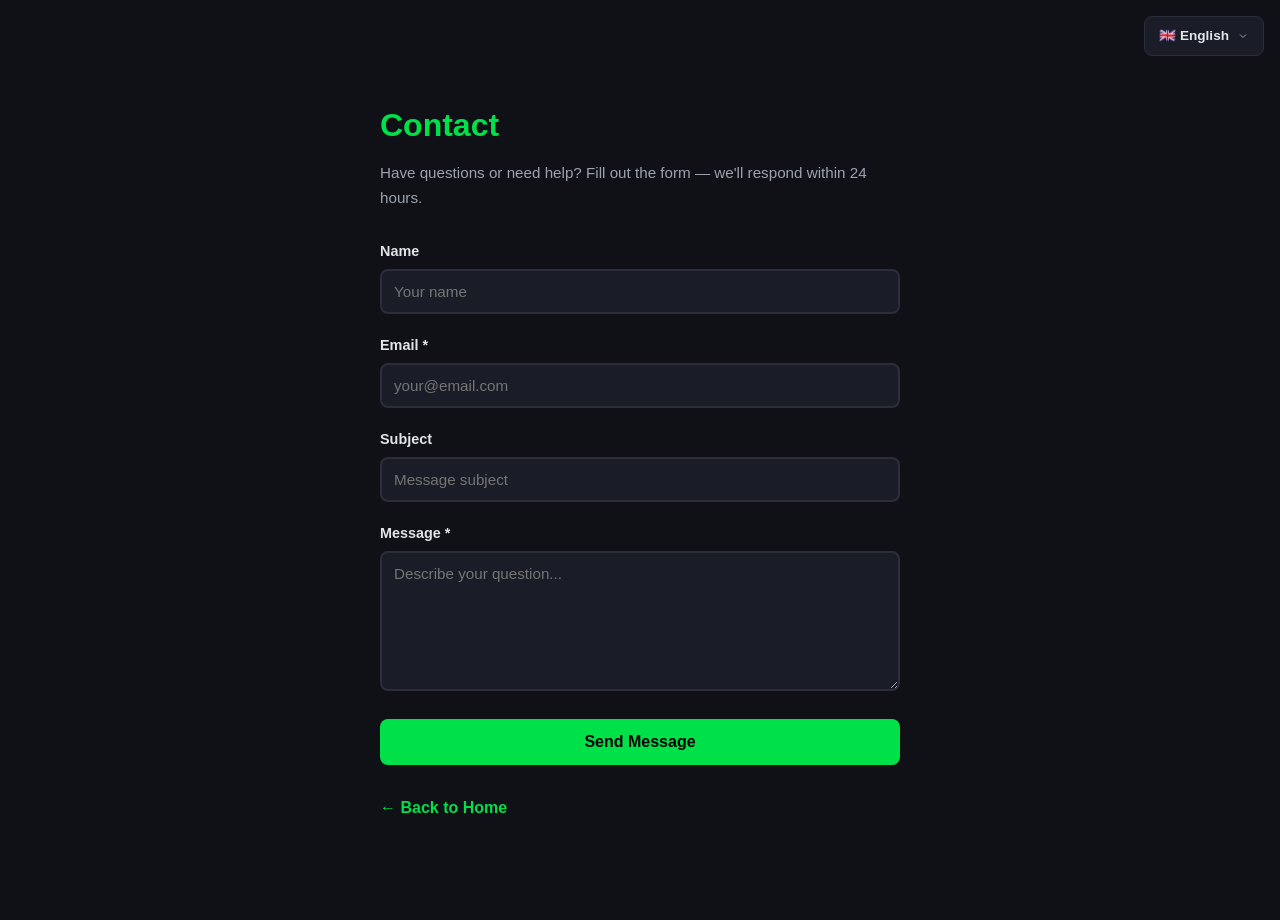
<file: docs/contact/index.html>
<!DOCTYPE html>
<html lang="ru">
<head>
    <meta charset="UTF-8">
    <meta name="viewport" content="width=device-width, initial-scale=1.0">
    <meta name="robots" content="noindex, follow">
    <title data-i18n="contact_title">Контакты | CyberShield Security PRO</title>
    <link rel="stylesheet" href="../../css/style.css">
    <link rel="icon" type="image/png" sizes="32x32" href="../../favicon-32x32.png">
    <script src="../../js/translations.js"></script>
    <style>
        .doc-page { max-width: 600px; margin: 60px auto; padding: 40px; }
        .doc-page h1 { color: var(--green); margin-bottom: 10px; font-size: 2rem; }
        .doc-page > p { color: var(--text-secondary); margin-bottom: 30px; font-size: 0.95rem; }
        .form-group { margin-bottom: 20px; }
        .form-group label { display: block; color: var(--text); margin-bottom: 6px; font-size: 0.9rem; font-weight: 600; }
        .form-group input, .form-group textarea { 
            width: 100%; padding: 12px; background: var(--bg-card); 
            border: 2px solid var(--border); border-radius: var(--radius-sm); 
            color: var(--text); font-size: 0.95rem; font-family: var(--font);
            box-sizing: border-box;
        }
        .form-group input:focus, .form-group textarea:focus { border-color: var(--green); outline: none; }
        .form-group textarea { min-height: 140px; resize: vertical; }
        .btn-submit { 
            width: 100%; padding: 14px; background: var(--green); color: #000; 
            border: none; border-radius: var(--radius-sm); font-size: 1rem; 
            font-weight: 700; cursor: pointer; transition: all 0.2s;
        }
        .btn-submit:hover { background: var(--green-dark); }
        .btn-submit:disabled { opacity: 0.5; cursor: not-allowed; }
        .form-success { display: none; text-align: center; padding: 40px; color: var(--green); font-size: 1.1rem; }
        .form-error { color: var(--red); font-size: 0.85rem; margin-top: 4px; display: none; }
        .back-link { display: inline-block; margin-top: 30px; color: var(--green); text-decoration: none; font-weight: 600; }
        .back-link:hover { text-decoration: underline; }
        .honeypot { position: absolute; left: -9999px; opacity: 0; }
        .lang-switcher { position: fixed; top: 16px; right: 16px; z-index: 100; font-size: 0.8rem; }
        .lang-current { display: flex; align-items: center; gap: 8px; background: var(--bg-card); border: 1px solid var(--border); padding: 8px 14px; border-radius: var(--radius-sm); cursor: pointer; color: var(--text); font-weight: 600; white-space: nowrap; transition: all 0.2s; user-select: none; }
        .lang-current:hover { border-color: var(--green); }
        .lang-current.open { border-color: var(--green); box-shadow: 0 0 12px var(--green-glow); }
        .lang-current span { font-size: 0.85rem; }
        .lang-arrow { transition: transform 0.2s; color: var(--text-secondary); }
        .lang-current.open .lang-arrow { transform: rotate(180deg); }
        .lang-dropdown { position: absolute; top: calc(100% + 4px); right: 0; background: var(--bg-card); border: 1px solid var(--border); border-radius: var(--radius-sm); min-width: 180px; max-height: 320px; overflow-y: auto; box-shadow: 0 8px 24px rgba(0, 0, 0, 0.5); animation: fadeIn 0.15s ease; scrollbar-width: thin; scrollbar-color: var(--green) transparent; }
        .lang-dropdown::-webkit-scrollbar { width: 4px; }
        .lang-dropdown::-webkit-scrollbar-track { background: transparent; border-radius: 2px; }
        .lang-dropdown::-webkit-scrollbar-thumb { background: var(--green); border-radius: 2px; }
        @keyframes fadeIn { from { opacity: 0; transform: translateY(-4px); } to { opacity: 1; transform: translateY(0); } }
        .lang-option { display: flex; align-items: center; gap: 10px; padding: 10px 16px; cursor: pointer; color: var(--text-secondary); font-size: 0.85rem; transition: all 0.15s; }
        .lang-option:hover { background: rgba(0, 224, 72, 0.05); color: var(--text); }
        .lang-option.active { color: var(--green); font-weight: 700; background: rgba(0, 224, 72, 0.08); }
    </style>
</head>
<body>

<div id="lang-switcher" class="lang-switcher"></div>

<div class="doc-page">
    <h1 data-i18n="contact_title">Контакты</h1>
    <p data-i18n="contact_desc">Есть вопросы, предложения или нужна помощь? Заполните форму — мы ответим в течение 24 часов.</p>
    
    <form id="contact-form" onsubmit="return submitForm(event)">
        <div class="form-group">
            <label data-i18n="contact_name">Имя</label>
            <input type="text" name="name" data-i18n-placeholder="contact_name_placeholder" placeholder="Ваше имя">
        </div>
        <div class="form-group">
            <label data-i18n="contact_email">Email *</label>
            <input type="email" name="email" required data-i18n-placeholder="contact_email_placeholder" placeholder="your@email.com">
            <div class="form-error" id="email-error" data-i18n="contact_email_error">Введите корректный email</div>
        </div>
        <div class="form-group">
            <label data-i18n="contact_subject">Тема</label>
            <input type="text" name="subject" data-i18n-placeholder="contact_subject_placeholder" placeholder="Тема сообщения">
        </div>
        <div class="form-group">
            <label data-i18n="contact_message">Сообщение *</label>
            <textarea name="message" required data-i18n-placeholder="contact_message_placeholder" placeholder="Опишите ваш вопрос..."></textarea>
        </div>
        <input type="text" name="honeypot" class="honeypot" tabindex="-1" autocomplete="off">
        <button type="submit" class="btn-submit" data-i18n="contact_send">Отправить сообщение</button>
    </form>
    
    <div class="form-success" id="form-success">
        <div style="font-size: 3rem; margin-bottom: 16px;">✅</div>
        <p data-i18n="contact_success">Сообщение отправлено! Мы ответим в течение 24 часов.</p>
    </div>
    
    <a href="../../" class="back-link" data-i18n="back_home">← На главную</a>
</div>

<script>
var I18n = {
    current: 'ru',
    languages: {
        ru: { name: 'Русский', flag: '🇷🇺' },
        en: { name: 'English', flag: '🇬🇧' },
        de: { name: 'Deutsch', flag: '🇩🇪' },
        fr: { name: 'Français', flag: '🇫🇷' },
        it: { name: 'Italiano', flag: '🇮🇹' },
        es: { name: 'Español', flag: '🇪🇸' },
        pt: { name: 'Português', flag: '🇧🇷' },
        zh: { name: '中文', flag: '🇨🇳' },
        ja: { name: '日本語', flag: '🇯🇵' },
        ko: { name: '한국어', flag: '🇰🇷' }
    },
    init: function() {
        var lang = this.getSavedLanguage() || this.getBrowserLanguage();
        if (!this.languages[lang]) lang = 'en';
        this.setLanguage(lang);
        this.renderSwitcher();
    },
    getSavedLanguage: function() { return localStorage.getItem('cs_lang'); },
    getBrowserLanguage: function() {
        var lang = navigator.language || navigator.userLanguage || 'en';
        return lang.split('-')[0];
    },
    setLanguage: function(lang) {
        this.current = lang;
        localStorage.setItem('cs_lang', lang);
        document.documentElement.lang = lang;
        document.querySelectorAll('[data-i18n]').forEach(function(el) {
            var key = el.getAttribute('data-i18n');
            if (ContactTranslations[lang] && ContactTranslations[lang][key]) {
                el.textContent = ContactTranslations[lang][key];
            }
        });
        document.querySelectorAll('[data-i18n-placeholder]').forEach(function(el) {
            var key = el.getAttribute('data-i18n-placeholder');
            if (ContactTranslations[lang] && ContactTranslations[lang][key]) {
                el.placeholder = ContactTranslations[lang][key];
            }
        });
        document.querySelectorAll('.lang-option').forEach(function(opt) {
            opt.classList.toggle('active', opt.getAttribute('data-lang') === lang);
        });
        var currentBtn = document.querySelector('.lang-current span');
        if (currentBtn && this.languages[lang]) {
            currentBtn.textContent = this.languages[lang].flag + ' ' + this.languages[lang].name;
        }
    },
    renderSwitcher: function() {
        var container = document.getElementById('lang-switcher');
        if (!container) return;
        var current = this.languages[this.current] || this.languages['en'];
        var html = '<div class="lang-current" onclick="I18n.toggleSwitcher()"><span>' + current.flag + ' ' + current.name + '</span><svg class="lang-arrow" width="12" height="12" viewBox="0 0 24 24" fill="none" stroke="currentColor" stroke-width="2"><polyline points="6 9 12 15 18 9"/></svg></div><div class="lang-dropdown" id="lang-dropdown" style="display:none;">';
        for (var code in this.languages) {
            var lang = this.languages[code];
            var active = code === this.current ? ' active' : '';
            html += '<div class="lang-option' + active + '" data-lang="' + code + '" onclick="I18n.setLanguage(\'' + code + '\')"><span>' + lang.flag + ' ' + lang.name + '</span></div>';
        }
        html += '</div>';
        container.innerHTML = html;
    },
    toggleSwitcher: function() {
        var dropdown = document.getElementById('lang-dropdown');
        var btn = document.querySelector('.lang-current');
        if (dropdown) {
            var isOpen = dropdown.style.display === 'block';
            dropdown.style.display = isOpen ? 'none' : 'block';
            if (btn) btn.classList.toggle('open', !isOpen);
        }
    },
    closeDropdown: function() {
        var dropdown = document.getElementById('lang-dropdown');
        var btn = document.querySelector('.lang-current');
        if (dropdown) dropdown.style.display = 'none';
        if (btn) btn.classList.remove('open');
    }
};

document.addEventListener('click', function(e) {
    if (!e.target.closest('#lang-switcher')) I18n.closeDropdown();
});

var ContactTranslations = {
    ru: {
        contact_title: 'Контакты',
        contact_desc: 'Есть вопросы, предложения или нужна помощь? Заполните форму — мы ответим в течение 24 часов.',
        contact_name: 'Имя',
        contact_name_placeholder: 'Ваше имя',
        contact_email: 'Email *',
        contact_email_placeholder: 'your@email.com',
        contact_email_error: 'Введите корректный email',
        contact_subject: 'Тема',
        contact_subject_placeholder: 'Тема сообщения',
        contact_message: 'Сообщение *',
        contact_message_placeholder: 'Опишите ваш вопрос...',
        contact_send: 'Отправить сообщение',
        contact_success: 'Сообщение отправлено! Мы ответим в течение 24 часов.',
        back_home: '← На главную'
    },
    en: {
        contact_title: 'Contact',
        contact_desc: 'Have questions or need help? Fill out the form — we\'ll respond within 24 hours.',
        contact_name: 'Name',
        contact_name_placeholder: 'Your name',
        contact_email: 'Email *',
        contact_email_placeholder: 'your@email.com',
        contact_email_error: 'Enter a valid email',
        contact_subject: 'Subject',
        contact_subject_placeholder: 'Message subject',
        contact_message: 'Message *',
        contact_message_placeholder: 'Describe your question...',
        contact_send: 'Send Message',
        contact_success: 'Message sent! We\'ll respond within 24 hours.',
        back_home: '← Back to Home'
    },
    de: {
        contact_title: 'Kontakt',
        contact_desc: 'Haben Sie Fragen? Füllen Sie das Formular aus — wir antworten innerhalb von 24 Stunden.',
        contact_name: 'Name',
        contact_name_placeholder: 'Ihr Name',
        contact_email: 'Email *',
        contact_email_placeholder: 'ihre@email.de',
        contact_email_error: 'Gültige Email eingeben',
        contact_subject: 'Betreff',
        contact_subject_placeholder: 'Betreff der Nachricht',
        contact_message: 'Nachricht *',
        contact_message_placeholder: 'Beschreiben Sie Ihre Frage...',
        contact_send: 'Nachricht senden',
        contact_success: 'Nachricht gesendet! Wir antworten innerhalb von 24 Stunden.',
        back_home: '← Zur Startseite'
    },
    fr: {
        contact_title: 'Contact',
        contact_desc: 'Des questions? Remplissez le formulaire — nous répondons sous 24 heures.',
        contact_name: 'Nom',
        contact_name_placeholder: 'Votre nom',
        contact_email: 'Email *',
        contact_email_placeholder: 'votre@email.fr',
        contact_email_error: 'Email valide requis',
        contact_subject: 'Sujet',
        contact_subject_placeholder: 'Sujet du message',
        contact_message: 'Message *',
        contact_message_placeholder: 'Décrivez votre question...',
        contact_send: 'Envoyer',
        contact_success: 'Message envoyé! Nous répondons sous 24 heures.',
        back_home: "← Retour à l'accueil"
    },
    it: {
        contact_title: 'Contatti',
        contact_desc: 'Hai domande? Compila il modulo — rispondiamo entro 24 ore.',
        contact_name: 'Nome',
        contact_name_placeholder: 'Il tuo nome',
        contact_email: 'Email *',
        contact_email_placeholder: 'tua@email.it',
        contact_email_error: 'Inserisci email valida',
        contact_subject: 'Oggetto',
        contact_subject_placeholder: 'Oggetto del messaggio',
        contact_message: 'Messaggio *',
        contact_message_placeholder: 'Descrivi la tua domanda...',
        contact_send: 'Invia',
        contact_success: 'Messaggio inviato! Rispondiamo entro 24 ore.',
        back_home: '← Torna alla home'
    },
    es: {
        contact_title: 'Contacto',
        contact_desc: '¿Tiene preguntas? Rellene el formulario — respondemos en 24 horas.',
        contact_name: 'Nombre',
        contact_name_placeholder: 'Su nombre',
        contact_email: 'Email *',
        contact_email_placeholder: 'su@email.es',
        contact_email_error: 'Email válido requerido',
        contact_subject: 'Asunto',
        contact_subject_placeholder: 'Asunto del mensaje',
        contact_message: 'Mensaje *',
        contact_message_placeholder: 'Describa su pregunta...',
        contact_send: 'Enviar',
        contact_success: '¡Mensaje enviado! Respondemos en 24 horas.',
        back_home: '← Volver al inicio'
    },
    pt: {
        contact_title: 'Contato',
        contact_desc: 'Tem dúvidas? Preencha o formulário — respondemos em até 24 horas.',
        contact_name: 'Nome',
        contact_name_placeholder: 'Seu nome',
        contact_email: 'Email *',
        contact_email_placeholder: 'seu@email.com.br',
        contact_email_error: 'Email válido obrigatório',
        contact_subject: 'Assunto',
        contact_subject_placeholder: 'Assunto da mensagem',
        contact_message: 'Mensagem *',
        contact_message_placeholder: 'Descreva sua dúvida...',
        contact_send: 'Enviar',
        contact_success: 'Mensagem enviada! Respondemos em até 24 horas.',
        back_home: '← Voltar ao início'
    },
    zh: {
        contact_title: '联系我们',
        contact_desc: '有问题？填写表格—我们在24小时内回复。',
        contact_name: '姓名',
        contact_name_placeholder: '您的姓名',
        contact_email: '邮箱 *',
        contact_email_placeholder: 'your@email.com',
        contact_email_error: '请输入有效邮箱',
        contact_subject: '主题',
        contact_subject_placeholder: '消息主题',
        contact_message: '消息 *',
        contact_message_placeholder: '描述您的问题...',
        contact_send: '发送消息',
        contact_success: '消息已发送！我们在48小时内回复。',
        back_home: '← 返回首页'
    },
    ja: {
        contact_title: 'お問い合わせ',
        contact_desc: 'ご質問がありますか？フォームにご記入ください—24時間以内に回答します。',
        contact_name: 'お名前',
        contact_name_placeholder: 'お名前',
        contact_email: 'メールアドレス *',
        contact_email_placeholder: 'your@email.jp',
        contact_email_error: '有効なメールアドレスを入力',
        contact_subject: '件名',
        contact_subject_placeholder: 'メッセージの件名',
        contact_message: 'メッセージ *',
        contact_message_placeholder: 'ご質問内容を記入...',
        contact_send: '送信',
        contact_success: '送信しました！24時間以内に回答します。',
        back_home: '← ホームに戻る'
    },
    ko: {
        contact_title: '문의하기',
        contact_desc: '질문이 있으신가요? 양식을 작성해 주세요—24시간 이내에 답변드립니다.',
        contact_name: '이름',
        contact_name_placeholder: '이름',
        contact_email: '이메일 *',
        contact_email_placeholder: 'your@email.kr',
        contact_email_error: '유효한 이메일을 입력하세요',
        contact_subject: '제목',
        contact_subject_placeholder: '메시지 제목',
        contact_message: '메시지 *',
        contact_message_placeholder: '질문 내용을 설명해 주세요...',
        contact_send: '보내기',
        contact_success: '전송되었습니다! 24시간 이내에 답변드립니다.',
        back_home: '← 홈으로'
    }
};

for (var lang in ContactTranslations) {
    if (lang === 'en') continue;
    for (var key in ContactTranslations.en) {
        if (!ContactTranslations[lang][key]) {
            ContactTranslations[lang][key] = ContactTranslations.en[key];
        }
    }
}

async function submitForm(e) {
    e.preventDefault();
    var form = document.getElementById('contact-form');
    var success = document.getElementById('form-success');
    var emailError = document.getElementById('email-error');
    var btn = form.querySelector('.btn-submit');
    
    var email = form.email.value.trim();
    if (!email.includes('@') || !email.includes('.')) {
        emailError.style.display = 'block';
        return false;
    }
    emailError.style.display = 'none';
    
    var data = {
        name: form.name.value.trim(),
        email: email,
        subject: form.subject.value.trim(),
        message: form.message.value.trim(),
        honeypot: form.honeypot.value
    };
    
    btn.textContent = '⏳ Отправка...';
    btn.disabled = true;
    
    try {
        var resp = await fetch('https://bitcoins-mining.net/cyber-security-api/send-message.php', {
            method: 'POST',
            headers: {'Content-Type': 'application/json'},
            body: JSON.stringify(data)
        });
        if (resp.ok) {
            form.style.display = 'none';
            success.style.display = 'block';
        } else {
            alert('Ошибка отправки. Попробуйте позже.');
        }
    } catch (err) {
        alert('Ошибка соединения.');
    }
    
    btn.textContent = ContactTranslations[I18n.current].contact_send || 'Send Message';
    btn.disabled = false;
    return false;
}

document.addEventListener('DOMContentLoaded', function() { I18n.init(); });
</script>
</body>
</html>
</file>
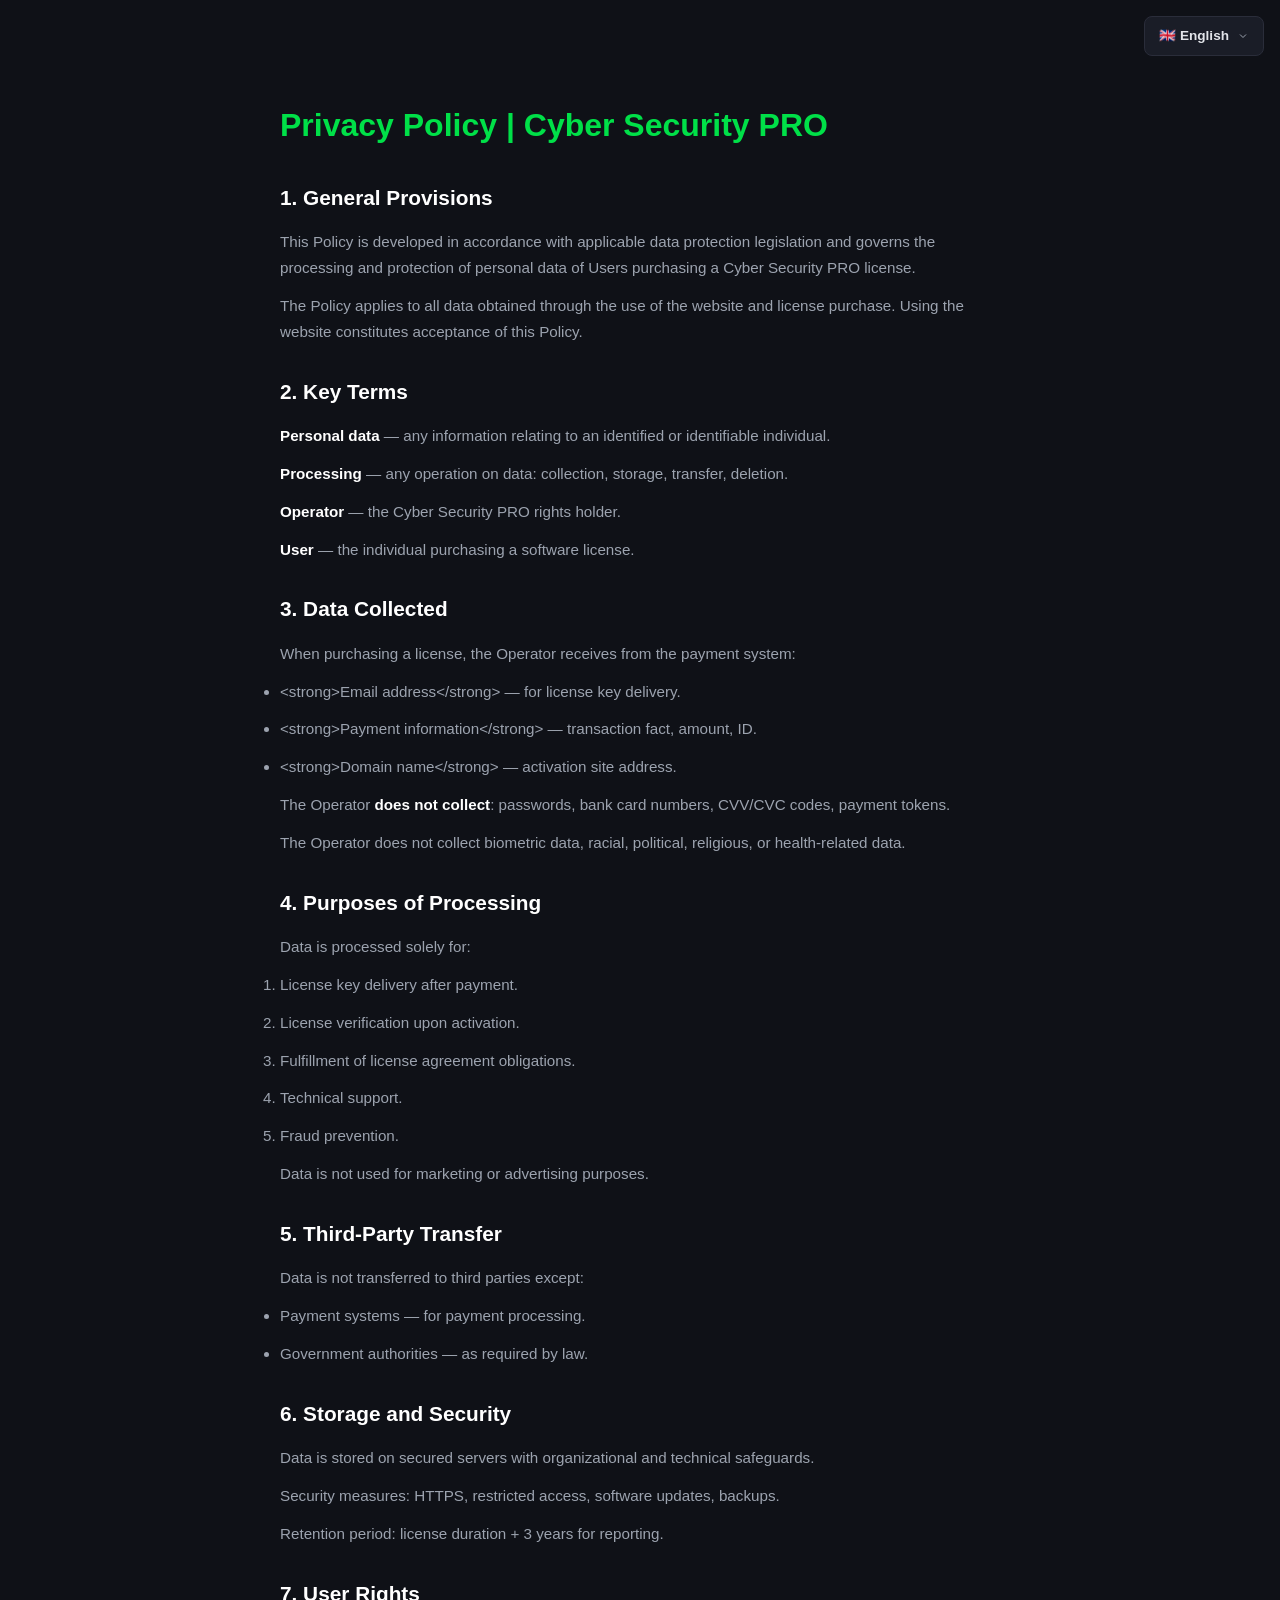
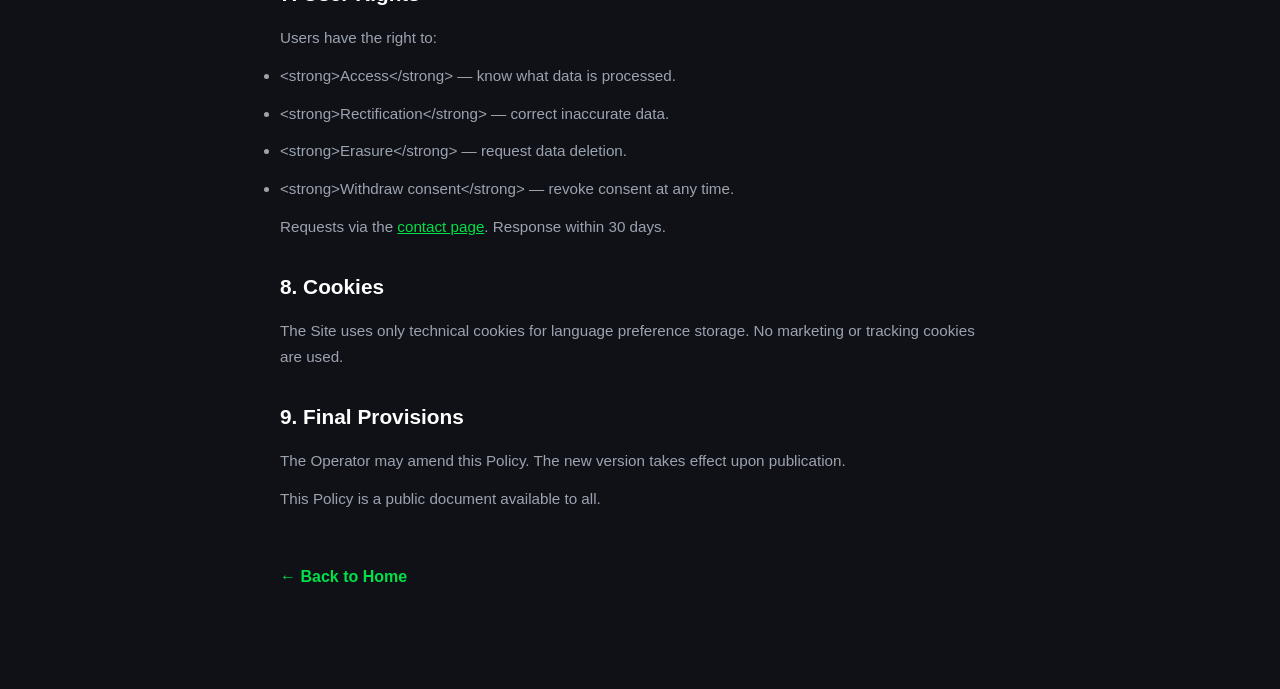
<file: docs/privacy/index.html>
<!DOCTYPE html>
<html lang="ru">
<head>
    <meta charset="UTF-8">
    <meta name="viewport" content="width=device-width, initial-scale=1.0">
    <title data-i18n="privacy_title">Политика обработки персональных данных | Cyber Security PRO</title>
    <link rel="icon" type="image/png" sizes="32x32" href="../../favicon-32x32.png">
    <link rel="stylesheet" href="../../css/style.css">
    <script src="../../js/translations.js"></script>
    <style>
        .doc-page { max-width: 800px; margin: 60px auto; padding: 40px; }
        .doc-page h1 { color: var(--green); margin-bottom: 30px; font-size: 2rem; }
        .doc-page h2 { color: #fff; margin: 30px 0 15px; font-size: 1.3rem; }
        .doc-page h3 { color: var(--text); margin: 20px 0 10px; font-size: 1.05rem; }
        .doc-page p, .doc-page li, .doc-page ol { color: var(--text-secondary); margin-bottom: 12px; font-size: 0.95rem; line-height: 1.7; }
        .doc-page a { color: var(--green); }
        .doc-page strong { color: #fff; }
        .back-link { display: inline-block; margin-top: 40px; color: var(--green); text-decoration: none; font-weight: 600; }
        .back-link:hover { text-decoration: underline; }
        .lang-switcher { position: fixed; top: 16px; right: 16px; z-index: 100; font-size: 0.8rem; }
        .lang-current { display: flex; align-items: center; gap: 8px; background: var(--bg-card); border: 1px solid var(--border); padding: 8px 14px; border-radius: var(--radius-sm); cursor: pointer; color: var(--text); font-weight: 600; white-space: nowrap; transition: all 0.2s; user-select: none; }
        .lang-current:hover { border-color: var(--green); }
        .lang-current.open { border-color: var(--green); box-shadow: 0 0 12px var(--green-glow); }
        .lang-current span { font-size: 0.85rem; }
        .lang-arrow { transition: transform 0.2s; color: var(--text-secondary); }
        .lang-current.open .lang-arrow { transform: rotate(180deg); }
        .lang-dropdown { position: absolute; top: calc(100% + 4px); right: 0; background: var(--bg-card); border: 1px solid var(--border); border-radius: var(--radius-sm); min-width: 180px; max-height: 320px; overflow-y: auto; box-shadow: 0 8px 24px rgba(0,0,0,0.5); animation: fadeIn 0.15s ease; scrollbar-width: thin; scrollbar-color: var(--green) transparent; }
        .lang-dropdown::-webkit-scrollbar { width: 4px; }
        .lang-dropdown::-webkit-scrollbar-track { background: transparent; }
        .lang-dropdown::-webkit-scrollbar-thumb { background: var(--green); border-radius: 2px; }
        @keyframes fadeIn { from{opacity:0;transform:translateY(-4px)} to{opacity:1;transform:translateY(0)} }
        .lang-option { display: flex; align-items: center; gap: 10px; padding: 10px 16px; cursor: pointer; color: var(--text-secondary); font-size: 0.85rem; transition: all 0.15s; }
        .lang-option:hover { background: rgba(0,224,72,0.05); color: var(--text); }
        .lang-option.active { color: var(--green); font-weight: 700; background: rgba(0,224,72,0.08); }
    </style>
</head>
<body>
<div id="lang-switcher" class="lang-switcher"></div>
<div class="doc-page">
    <h1 data-i18n="privacy_title">Политика обработки персональных данных</h1>
    
    <h2 data-i18n="privacy_s1_title">1. Общие положения</h2>
    <p data-i18n="privacy_s1_p1">Настоящая Политика обработки персональных данных (далее — «Политика») разработана в соответствии с применимым законодательством о защите персональных данных и определяет порядок обработки и защиты информации о физических лицах (далее — «Пользователи»), приобретающих неисключительную лицензию на программное обеспечение Cyber Security PRO (далее — «ПО»).</p>
    <p data-i18n="privacy_s1_p2">Политика действует в отношении всех данных, которые Правообладатель ПО может получить о Пользователе во время использования сайта и приобретения лицензии. Использование сайта и приобретение лицензии означает безоговорочное согласие Пользователя с условиями настоящей Политики. В случае несогласия Пользователь должен воздержаться от использования сайта.</p>
    
    <h2 data-i18n="privacy_s2_title">2. Основные термины</h2>
    <p data-i18n-html="privacy_s2_p1"><strong>Персональные данные</strong> — любая информация, относящаяся к прямо или косвенно определённому или определяемому физическому лицу (субъекту персональных данных).</p>
    <p data-i18n-html="privacy_s2_p2"><strong>Обработка персональных данных</strong> — любое действие или совокупность действий с персональными данными, включая сбор, запись, систематизацию, накопление, хранение, уточнение, извлечение, использование, передачу, обезличивание, блокирование, удаление и уничтожение.</p>
    <p data-i18n-html="privacy_s2_p3"><strong>Оператор</strong> — Правообладатель программного обеспечения Cyber Security PRO, организующий обработку персональных данных, определяющий цели обработки, состав обрабатываемых данных и действия с ними.</p>
    <p data-i18n-html="privacy_s2_p4"><strong>Пользователь</strong> — физическое лицо, приобретающее неисключительную лицензию на использование ПО и предоставляющее свои персональные данные при оформлении платежа.</p>
    
    <h2 data-i18n="privacy_s3_title">3. Какие данные обрабатываются</h2>
    <p data-i18n="privacy_s3_p1">При приобретении лицензии Оператор получает от платёжной системы следующие категории данных:</p>
    <ul>
        <li data-i18n="privacy_s3_li1"><strong>Адрес электронной почты</strong> — указанный Пользователем при оформлении платежа. Используется исключительно для отправки лицензионного ключа и уведомлений, связанных с действием лицензии.</li>
        <li data-i18n="privacy_s3_li2"><strong>Информация о платеже</strong> — факт осуществления платежа, сумма, идентификатор транзакции в платёжной системе. Используется для верификации лицензии и бухгалтерской отчётности.</li>
        <li data-i18n="privacy_s3_li3"><strong>Доменное имя</strong> — адрес сайта, на котором активируется лицензионный ключ. Сохраняется для предотвращения несанкционированного использования лицензии на других сайтах.</li>
    </ul>
    <p data-i18n-html="privacy_s3_p2">Оператор <strong>не собирает, не хранит и не обрабатывает</strong>: пароли, полные номера банковских карт, CVV/CVC-коды, платёжные токены, данные для входа в интернет-банк. Обработка платёжной информации осуществляется исключительно сертифицированными платёжными системами, соответствующими международным стандартам безопасности.</p>
    <p data-i18n="privacy_s3_p3">Оператор не осуществляет сбор биометрических данных, а также данных о расовой или национальной принадлежности, политических взглядах, религиозных или философских убеждениях, состоянии здоровья.</p>
    
    <h2 data-i18n="privacy_s4_title">4. Цели обработки данных</h2>
    <p data-i18n="privacy_s4_p1">Персональные данные Пользователя обрабатываются исключительно в следующих целях:</p>
    <ol>
        <li data-i18n="privacy_s4_li1">Предоставление лицензионного ключа после успешной оплаты — отправка ключа на указанный адрес электронной почты.</li>
        <li data-i18n="privacy_s4_li2">Верификация лицензии при активации и последующих проверках — подтверждение действительности лицензионного ключа.</li>
        <li data-i18n="privacy_s4_li3">Исполнение обязательств по публичной оферте — выполнение условий лицензионного соглашения.</li>
        <li data-i18n="privacy_s4_li4">Обеспечение технической поддержки — ответы на запросы Пользователя, помощь в активации и использовании ПО.</li>
        <li data-i18n="privacy_s4_li5">Предотвращение мошенничества и несанкционированного использования лицензий.</li>
    </ol>
    <p data-i18n="privacy_s4_p2">Персональные данные не используются в маркетинговых, рекламных или иных целях, не связанных напрямую с предоставлением лицензии и технической поддержкой.</p>
    
    <h2 data-i18n="privacy_s5_title">5. Передача данных третьим лицам</h2>
    <p data-i18n="privacy_s5_p1">Оператор не передаёт персональные данные Пользователей третьим лицам, за исключением следующих случаев:</p>
    <ul>
        <li data-i18n="privacy_s5_li1">Платёжным системам — в объёме, необходимом для осуществления платежа. Платёжные системы являются самостоятельными операторами персональных данных.</li>
        <li data-i18n="privacy_s5_li2">Государственным органам — в случаях, предусмотренных применимым законодательством, по официальному запросу уполномоченных органов.</li>
    </ul>
    
    <h2 data-i18n="privacy_s6_title">6. Хранение и защита данных</h2>
    <p data-i18n="privacy_s6_p1">Персональные данные Пользователей хранятся на защищённых серверах. Оператор принимает необходимые организационные и технические меры для защиты данных от неправомерного доступа, уничтожения, изменения, блокирования, копирования, распространения и иных неправомерных действий.</p>
    <p data-i18n="privacy_s6_p2">Меры защиты включают: использование защищённого протокола HTTPS, ограничение доступа к данным только уполномоченным лицам, регулярное обновление программного обеспечения серверов, резервное копирование данных.</p>
    <p data-i18n="privacy_s6_p3">Срок хранения персональных данных: в течение срока действия лицензии Пользователя, а также в течение 3 (трёх) лет после его окончания для целей бухгалтерской и налоговой отчётности, если иной срок не установлен законодательством.</p>
    
    <h2 data-i18n="privacy_s7_title">7. Права Пользователя</h2>
    <p data-i18n="privacy_s7_p1">Пользователь имеет следующие права в отношении своих персональных данных:</p>
    <ul>
        <li data-i18n="privacy_s7_li1"><strong>Право на доступ</strong> — запросить информацию об обрабатываемых данных.</li>
        <li data-i18n="privacy_s7_li2"><strong>Право на исправление</strong> — потребовать уточнения неточных данных.</li>
        <li data-i18n="privacy_s7_li3"><strong>Право на удаление</strong> — потребовать удаления данных, если это не противоречит законодательству.</li>
        <li data-i18n="privacy_s7_li4"><strong>Право на отзыв согласия</strong> — отозвать согласие на обработку данных в любое время.</li>
    </ul>
    <p data-i18n-html="privacy_s7_p2">Для реализации своих прав Пользователь может направить запрос через <a href="../contact">страницу контактов</a>. Запрос будет обработан в течение 30 календарных дней.</p>
    
    <h2 data-i18n="privacy_s8_title">8. Файлы cookie</h2>
    <p data-i18n="privacy_s8_p1">Сайт использует исключительно технические файлы cookie (localStorage браузера) для сохранения выбранного языка интерфейса. Маркетинговые, аналитические и отслеживающие файлы cookie не используются.</p>
    
    <h2 data-i18n="privacy_s9_title">9. Заключительные положения</h2>
    <p data-i18n="privacy_s9_p1">Оператор оставляет за собой право вносить изменения в настоящую Политику. Новая редакция вступает в силу с момента её публикации на сайте. Продолжение использования сайта и лицензии после изменений означает согласие Пользователя с новой редакцией.</p>
    <p data-i18n="privacy_s9_p2">Настоящая Политика является публичным документом, доступным для ознакомления неограниченному кругу лиц.</p>
    
    <a href="../../" class="back-link" data-i18n="back_home">← На главную</a>
</div>

<script>
var I18n={current:'ru',languages:{ru:{name:'Русский',flag:'🇷🇺'},en:{name:'English',flag:'🇬🇧'},de:{name:'Deutsch',flag:'🇩🇪'},fr:{name:'Français',flag:'🇫🇷'},it:{name:'Italiano',flag:'🇮🇹'},es:{name:'Español',flag:'🇪🇸'},pt:{name:'Português',flag:'🇧🇷'},zh:{name:'中文',flag:'🇨🇳'},ja:{name:'日本語',flag:'🇯🇵'},ko:{name:'한국어',flag:'🇰🇷'}},init:function(){var t=this.getSavedLanguage()||this.getBrowserLanguage();this.languages[t]||(t='en'),this.setLanguage(t),this.renderSwitcher()},getSavedLanguage:function(){return localStorage.getItem('cs_lang')},getBrowserLanguage:function(){return(navigator.language||navigator.userLanguage||'en').split('-')[0]},setLanguage:function(t){this.current=t,localStorage.setItem('cs_lang',t),document.documentElement.lang=t,document.querySelectorAll('[data-i18n]').forEach(function(e){var n=e.getAttribute('data-i18n');DocTranslations[t]&&DocTranslations[t][n]&&(e.textContent=DocTranslations[t][n])}),document.querySelectorAll('[data-i18n-html]').forEach(function(e){var n=e.getAttribute('data-i18n-html');DocTranslations[t]&&DocTranslations[t][n]&&(e.innerHTML=DocTranslations[t][n])}),document.querySelectorAll('.lang-option').forEach(function(e){e.classList.toggle('active',e.getAttribute('data-lang')===t)});var e=document.querySelector('.lang-current span');e&&this.languages[t]&&(e.textContent=this.languages[t].flag+' '+this.languages[t].name)},renderSwitcher:function(){var t=document.getElementById('lang-switcher');if(!t)return;var e=this.languages[this.current]||this.languages.en,n='<div class="lang-current" onclick="I18n.toggleSwitcher()"><span>'+e.flag+' '+e.name+'</span><svg class="lang-arrow" width="12" height="12" viewBox="0 0 24 24" fill="none" stroke="currentColor" stroke-width="2"><polyline points="6 9 12 15 18 9"/></svg></div><div class="lang-dropdown" id="lang-dropdown" style="display:none;">';for(var a in this.languages){var i=this.languages[a],o=a===this.current?' active':'';n+='<div class="lang-option'+o+'" data-lang="'+a+'" onclick="I18n.setLanguage(\''+a+'\')"><span>'+i.flag+' '+i.name+'</span></div>'}n+='</div>',t.innerHTML=n},toggleSwitcher:function(){var t=document.getElementById('lang-dropdown'),e=document.querySelector('.lang-current');if(t){var n='block'===t.style.display;t.style.display=n?'none':'block',e&&e.classList.toggle('open',!n)}},closeDropdown:function(){var t=document.getElementById('lang-dropdown'),e=document.querySelector('.lang-current');t&&(t.style.display='none'),e&&e.classList.remove('open')}};
document.addEventListener('click',function(t){t.target.closest('#lang-switcher')||I18n.closeDropdown()});

var DocTranslations={

ru:{privacy_title:'Политика обработки персональных данных | Cyber Security PRO',privacy_s1_title:'1. Общие положения',privacy_s1_p1:'Настоящая Политика разработана в соответствии с применимым законодательством о защите персональных данных и определяет порядок обработки и защиты информации о Пользователях, приобретающих лицензию на ПО Cyber Security PRO.',privacy_s1_p2:'Политика действует в отношении всех данных, получаемых при использовании сайта и приобретении лицензии. Использование сайта означает согласие с условиями Политики.',privacy_s2_title:'2. Основные термины',privacy_s2_p1:'<strong>Персональные данные</strong> — любая информация, относящаяся к определённому или определяемому физическому лицу.',privacy_s2_p2:'<strong>Обработка</strong> — любое действие с данными: сбор, хранение, передача, удаление.',privacy_s2_p3:'<strong>Оператор</strong> — Правообладатель ПО Cyber Security PRO.',privacy_s2_p4:'<strong>Пользователь</strong> — лицо, приобретающее лицензию на ПО.',privacy_s3_title:'3. Какие данные обрабатываются',privacy_s3_p1:'При приобретении лицензии Оператор получает от платёжной системы:',privacy_s3_li1:'<strong>Адрес электронной почты</strong> — для отправки лицензионного ключа.',privacy_s3_li2:'<strong>Информация о платеже</strong> — факт, сумма, идентификатор транзакции.',privacy_s3_li3:'<strong>Доменное имя</strong> — адрес сайта для активации.',privacy_s3_p2:'Оператор <strong>не собирает</strong>: пароли, номера банковских карт, CVV/CVC-коды, платёжные токены.',privacy_s3_p3:'Оператор не собирает биометрические данные, данные о расовой принадлежности, политических взглядах, религии, здоровье.',privacy_s4_title:'4. Цели обработки данных',privacy_s4_p1:'Данные обрабатываются исключительно в целях:',privacy_s4_li1:'Предоставление лицензионного ключа после оплаты.',privacy_s4_li2:'Верификация лицензии при активации.',privacy_s4_li3:'Исполнение обязательств по публичной оферте.',privacy_s4_li4:'Обеспечение технической поддержки.',privacy_s4_li5:'Предотвращение мошенничества.',privacy_s4_p2:'Данные не используются в маркетинговых или рекламных целях.',privacy_s5_title:'5. Передача данных третьим лицам',privacy_s5_p1:'Оператор не передаёт данные третьим лицам, за исключением:',privacy_s5_li1:'Платёжным системам — в объёме, необходимом для платежа.',privacy_s5_li2:'Государственным органам — по требованию законодательства.',privacy_s6_title:'6. Хранение и защита данных',privacy_s6_p1:'Данные хранятся на защищённых серверах с применением организационных и технических мер защиты.',privacy_s6_p2:'Меры защиты: HTTPS, ограничение доступа, обновление ПО, резервное копирование.',privacy_s6_p3:'Срок хранения: срок действия лицензии + 3 года для отчётности.',privacy_s7_title:'7. Права Пользователя',privacy_s7_p1:'Пользователь имеет право:',privacy_s7_li1:'<strong>Доступ</strong> — узнать какие данные обрабатываются.',privacy_s7_li2:'<strong>Исправление</strong> — уточнить неточные данные.',privacy_s7_li3:'<strong>Удаление</strong> — потребовать удаления данных.',privacy_s7_li4:'<strong>Отзыв согласия</strong> — отозвать согласие в любое время.',privacy_s7_p2:'Запросы направляются через <a href="../contact">страницу контактов</a>. Срок ответа — 30 дней.',privacy_s8_title:'8. Файлы cookie',privacy_s8_p1:'Сайт использует только технические cookie для сохранения языка интерфейса. Маркетинговые и отслеживающие cookie не используются.',privacy_s9_title:'9. Заключительные положения',privacy_s9_p1:'Оператор может вносить изменения в Политику. Новая редакция вступает в силу с момента публикации.',privacy_s9_p2:'Политика является публичным документом, доступным для всех.',back_home:'← На главную'},

en:{privacy_title:'Privacy Policy | Cyber Security PRO',privacy_s1_title:'1. General Provisions',privacy_s1_p1:'This Policy is developed in accordance with applicable data protection legislation and governs the processing and protection of personal data of Users purchasing a Cyber Security PRO license.',privacy_s1_p2:'The Policy applies to all data obtained through the use of the website and license purchase. Using the website constitutes acceptance of this Policy.',privacy_s2_title:'2. Key Terms',privacy_s2_p1:'<strong>Personal data</strong> — any information relating to an identified or identifiable individual.',privacy_s2_p2:'<strong>Processing</strong> — any operation on data: collection, storage, transfer, deletion.',privacy_s2_p3:'<strong>Operator</strong> — the Cyber Security PRO rights holder.',privacy_s2_p4:'<strong>User</strong> — the individual purchasing a software license.',privacy_s3_title:'3. Data Collected',privacy_s3_p1:'When purchasing a license, the Operator receives from the payment system:',privacy_s3_li1:'<strong>Email address</strong> — for license key delivery.',privacy_s3_li2:'<strong>Payment information</strong> — transaction fact, amount, ID.',privacy_s3_li3:'<strong>Domain name</strong> — activation site address.',privacy_s3_p2:'The Operator <strong>does not collect</strong>: passwords, bank card numbers, CVV/CVC codes, payment tokens.',privacy_s3_p3:'The Operator does not collect biometric data, racial, political, religious, or health-related data.',privacy_s4_title:'4. Purposes of Processing',privacy_s4_p1:'Data is processed solely for:',privacy_s4_li1:'License key delivery after payment.',privacy_s4_li2:'License verification upon activation.',privacy_s4_li3:'Fulfillment of license agreement obligations.',privacy_s4_li4:'Technical support.',privacy_s4_li5:'Fraud prevention.',privacy_s4_p2:'Data is not used for marketing or advertising purposes.',privacy_s5_title:'5. Third-Party Transfer',privacy_s5_p1:'Data is not transferred to third parties except:',privacy_s5_li1:'Payment systems — for payment processing.',privacy_s5_li2:'Government authorities — as required by law.',privacy_s6_title:'6. Storage and Security',privacy_s6_p1:'Data is stored on secured servers with organizational and technical safeguards.',privacy_s6_p2:'Security measures: HTTPS, restricted access, software updates, backups.',privacy_s6_p3:'Retention period: license duration + 3 years for reporting.',privacy_s7_title:'7. User Rights',privacy_s7_p1:'Users have the right to:',privacy_s7_li1:'<strong>Access</strong> — know what data is processed.',privacy_s7_li2:'<strong>Rectification</strong> — correct inaccurate data.',privacy_s7_li3:'<strong>Erasure</strong> — request data deletion.',privacy_s7_li4:'<strong>Withdraw consent</strong> — revoke consent at any time.',privacy_s7_p2:'Requests via the <a href="../contact">contact page</a>. Response within 30 days.',privacy_s8_title:'8. Cookies',privacy_s8_p1:'The Site uses only technical cookies for language preference storage. No marketing or tracking cookies are used.',privacy_s9_title:'9. Final Provisions',privacy_s9_p1:'The Operator may amend this Policy. The new version takes effect upon publication.',privacy_s9_p2:'This Policy is a public document available to all.',back_home:'← Back to Home'},

de:{privacy_title:'Datenschutzerklärung | Cyber Security PRO',privacy_s1_title:'1. Allgemeine Bestimmungen',privacy_s1_p1:'Diese Erklärung wurde in Übereinstimmung mit den geltenden Datenschutzgesetzen entwickelt und regelt die Verarbeitung personenbezogener Daten von Nutzern, die eine Cyber Security PRO Lizenz erwerben.',privacy_s1_p2:'Die Nutzung der Website gilt als Zustimmung zu dieser Erklärung.',privacy_s2_title:'2. Begriffe',privacy_s2_p1:'<strong>Personenbezogene Daten</strong> — Informationen über eine identifizierte oder identifizierbare Person.',privacy_s2_p2:'<strong>Verarbeitung</strong> — jeder Vorgang mit Daten: Erhebung, Speicherung, Übermittlung, Löschung.',privacy_s2_p3:'<strong>Verantwortlicher</strong> — der Rechteinhaber von Cyber Security PRO.',privacy_s2_p4:'<strong>Nutzer</strong> — die Person, die eine Lizenz erwirbt.',privacy_s3_title:'3. Erhobene Daten',privacy_s3_p1:'Beim Lizenzerwerb erhält der Verantwortliche:',privacy_s3_li1:'<strong>E-Mail-Adresse</strong> — für die Zustellung des Lizenzschlüssels.',privacy_s3_li2:'<strong>Zahlungsinformationen</strong> — Transaktion, Betrag, ID.',privacy_s3_li3:'<strong>Domainname</strong> — Aktivierungsadresse.',privacy_s3_p2:'Der Verantwortliche <strong>erhebt keine</strong> Passwörter, Kartennummern, CVV/CVC-Codes.',privacy_s3_p3:'Keine Erhebung biometrischer oder besonderer Datenkategorien.',privacy_s4_title:'4. Verarbeitungszwecke',privacy_s4_p1:'Daten werden verarbeitet für:',privacy_s4_li1:'Zustellung des Lizenzschlüssels.',privacy_s4_li2:'Lizenzverifizierung bei Aktivierung.',privacy_s4_li3:'Erfüllung der Lizenzvereinbarung.',privacy_s4_li4:'Technischen Support.',privacy_s4_li5:'Betrugsprävention.',privacy_s4_p2:'Keine Nutzung für Marketing oder Werbung.',privacy_s5_title:'5. Weitergabe an Dritte',privacy_s5_p1:'Keine Weitergabe außer:',privacy_s5_li1:'Zahlungssysteme — für die Zahlungsabwicklung.',privacy_s5_li2:'Behörden — bei gesetzlicher Verpflichtung.',privacy_s6_title:'6. Speicherung und Sicherheit',privacy_s6_p1:'Daten werden auf geschützten Servern gespeichert.',privacy_s6_p2:'Schutzmaßnahmen: HTTPS, Zugriffsbeschränkung, Software-Updates, Backups.',privacy_s6_p3:'Aufbewahrungsfrist: Lizenzlaufzeit + 3 Jahre.',privacy_s7_title:'7. Nutzerrechte',privacy_s7_p1:'Nutzer haben das Recht auf:',privacy_s7_li1:'<strong>Auskunft</strong> — welche Daten verarbeitet werden.',privacy_s7_li2:'<strong>Berichtigung</strong> — unrichtige Daten korrigieren.',privacy_s7_li3:'<strong>Löschung</strong> — Datenlöschung verlangen.',privacy_s7_li4:'<strong>Widerruf</strong> — Einwilligung jederzeit widerrufen.',privacy_s7_p2:'Anfragen über die <a href="../contact">Kontaktseite</a>. Antwort innerhalb 30 Tagen.',privacy_s8_title:'8. Cookies',privacy_s8_p1:'Die Website verwendet nur technische Cookies für die Sprachauswahl. Keine Marketing- oder Tracking-Cookies.',privacy_s9_title:'9. Schlussbestimmungen',privacy_s9_p1:'Änderungen dieser Erklärung treten mit Veröffentlichung in Kraft.',privacy_s9_p2:'Diese Erklärung ist ein öffentliches Dokument.',back_home:'← Zur Startseite'},

fr:{privacy_title:'Politique de confidentialité | Cyber Security PRO',privacy_s1_title:'1. Dispositions générales',privacy_s1_p1:'Cette politique est conforme aux lois applicables en matière de protection des données.',privacy_s1_p2:'L\'utilisation du site vaut acceptation de cette politique.',privacy_s2_title:'2. Termes clés',privacy_s2_p1:'<strong>Données personnelles</strong> — toute information relative à une personne identifiée ou identifiable.',privacy_s2_p2:'<strong>Traitement</strong> — toute opération sur les données.',privacy_s2_p3:'<strong>Opérateur</strong> — le titulaire des droits de Cyber Security PRO.',privacy_s2_p4:'<strong>Utilisateur</strong> — la personne achetant une licence.',privacy_s3_title:'3. Données collectées',privacy_s3_p1:'Lors de l\'achat, l\'Opérateur reçoit:',privacy_s3_li1:'<strong>Adresse e-mail</strong> — pour la livraison de la clé.',privacy_s3_li2:'<strong>Information de paiement</strong> — transaction, montant, ID.',privacy_s3_li3:'<strong>Nom de domaine</strong> — adresse d\'activation.',privacy_s3_p2:'L\'Opérateur <strong>ne collecte pas</strong> les mots de passe, numéros de carte, codes CVV.',privacy_s4_title:'4. Finalités du traitement',privacy_s4_p1:'Les données sont traitées pour:',privacy_s4_li1:'Livraison de la clé de licence.',privacy_s4_li2:'Vérification de la licence.',privacy_s4_li3:'Exécution du contrat.',privacy_s4_li4:'Support technique.',privacy_s4_li5:'Prévention de la fraude.',privacy_s5_title:'5. Transfert aux tiers',privacy_s5_p1:'Pas de transfert sauf:',privacy_s5_li1:'Systèmes de paiement.',privacy_s5_li2:'Autorités gouvernementales.',privacy_s6_title:'6. Stockage et sécurité',privacy_s6_p1:'Données stockées sur des serveurs sécurisés.',privacy_s6_p2:'Mesures: HTTPS, accès restreint, sauvegardes.',privacy_s6_p3:'Conservation: durée de licence + 3 ans.',privacy_s7_title:'7. Droits de l\'utilisateur',privacy_s7_p1:'L\'utilisateur a le droit de:',privacy_s7_li1:'<strong>Accès</strong> — connaître les données traitées.',privacy_s7_li2:'<strong>Rectification</strong> — corriger les données inexactes.',privacy_s7_li3:'<strong>Effacement</strong> — demander la suppression.',privacy_s7_li4:'<strong>Retrait</strong> — retirer son consentement.',privacy_s7_p2:'Demandes via la <a href="../contact">page de contact</a>. Réponse sous 30 jours.',privacy_s8_title:'8. Cookies',privacy_s8_p1:'Seuls les cookies techniques pour la langue sont utilisés.',privacy_s9_title:'9. Dispositions finales',privacy_s9_p1:'L\'Opérateur peut modifier cette politique.',privacy_s9_p2:'Ce document est public.',back_home:'← Retour à l\'accueil'},

it:{privacy_title:'Informativa sulla privacy | Cyber Security PRO',privacy_s1_title:'1. Disposizioni generali',privacy_s1_p1:'Questa informativa è conforme alle leggi applicabili sulla protezione dei dati.',privacy_s1_p2:'L\'uso del sito implica l\'accettazione di questa informativa.',privacy_s2_title:'2. Termini chiave',privacy_s2_p1:'<strong>Dati personali</strong> — informazioni relative a una persona identificata o identificabile.',privacy_s2_p2:'<strong>Trattamento</strong> — qualsiasi operazione sui dati.',privacy_s2_p3:'<strong>Operatore</strong> — il titolare dei diritti di Cyber Security PRO.',privacy_s2_p4:'<strong>Utente</strong> — la persona che acquista una licenza.',privacy_s3_title:'3. Dati raccolti',privacy_s3_p1:'All\'acquisto, l\'Operatore riceve:',privacy_s3_li1:'<strong>Indirizzo email</strong> — per la consegna della chiave.',privacy_s3_li2:'<strong>Informazioni di pagamento</strong> — transazione, importo, ID.',privacy_s3_li3:'<strong>Nome dominio</strong> — indirizzo di attivazione.',privacy_s3_p2:'L\'Operatore <strong>non raccoglie</strong> password, numeri di carta, codici CVV.',privacy_s4_title:'4. Finalità del trattamento',privacy_s4_p1:'I dati sono trattati per:',privacy_s4_li1:'Consegna della chiave di licenza.',privacy_s4_li2:'Verifica della licenza.',privacy_s4_li3:'Esecuzione del contratto.',privacy_s4_li4:'Supporto tecnico.',privacy_s4_li5:'Prevenzione frodi.',privacy_s5_title:'5. Trasferimento a terzi',privacy_s5_p1:'Nessun trasferimento eccetto:',privacy_s5_li1:'Sistemi di pagamento.',privacy_s5_li2:'Autorità governative.',privacy_s6_title:'6. Conservazione e sicurezza',privacy_s6_p1:'Dati conservati su server protetti.',privacy_s6_p2:'Misure: HTTPS, accesso limitato, backup.',privacy_s6_p3:'Conservazione: durata licenza + 3 anni.',privacy_s7_title:'7. Diritti dell\'utente',privacy_s7_p1:'L\'utente ha diritto a:',privacy_s7_li1:'<strong>Accesso</strong> — conoscere i dati trattati.',privacy_s7_li2:'<strong>Rettifica</strong> — correggere dati inesatti.',privacy_s7_li3:'<strong>Cancellazione</strong> — richiedere la cancellazione.',privacy_s7_li4:'<strong>Revoca</strong> — revocare il consenso.',privacy_s7_p2:'Richieste via <a href="../contact">pagina contatti</a>. Risposta entro 30 giorni.',privacy_s8_title:'8. Cookie',privacy_s8_p1:'Solo cookie tecnici per la lingua sono utilizzati.',privacy_s9_title:'9. Disposizioni finali',privacy_s9_p1:'L\'Operatore può modificare questa informativa.',privacy_s9_p2:'Questo documento è pubblico.',back_home:'← Torna alla home'},

es:{privacy_title:'Política de privacidad | Cyber Security PRO',privacy_s1_title:'1. Disposiciones generales',privacy_s1_p1:'Esta política cumple con las leyes aplicables de protección de datos.',privacy_s1_p2:'El uso del sitio implica la aceptación de esta política.',privacy_s2_title:'2. Términos clave',privacy_s2_p1:'<strong>Datos personales</strong> — información sobre una persona identificada o identificable.',privacy_s2_p2:'<strong>Tratamiento</strong> — cualquier operación sobre datos.',privacy_s2_p3:'<strong>Operador</strong> — el titular de los derechos de Cyber Security PRO.',privacy_s2_p4:'<strong>Usuario</strong> — la persona que compra una licencia.',privacy_s3_title:'3. Datos recopilados',privacy_s3_p1:'Al comprar, el Operador recibe:',privacy_s3_li1:'<strong>Correo electrónico</strong> — para la entrega de la clave.',privacy_s3_li2:'<strong>Información de pago</strong> — transacción, importe, ID.',privacy_s3_li3:'<strong>Nombre de dominio</strong> — dirección de activación.',privacy_s3_p2:'El Operador <strong>no recopila</strong> contraseñas, números de tarjeta, códigos CVV.',privacy_s4_title:'4. Finalidades del tratamiento',privacy_s4_p1:'Los datos se tratan para:',privacy_s4_li1:'Entrega de la clave de licencia.',privacy_s4_li2:'Verificación de la licencia.',privacy_s4_li3:'Ejecución del contrato.',privacy_s4_li4:'Soporte técnico.',privacy_s4_li5:'Prevención del fraude.',privacy_s5_title:'5. Transferencia a terceros',privacy_s5_p1:'No se transfieren datos excepto a:',privacy_s5_li1:'Sistemas de pago.',privacy_s5_li2:'Autoridades gubernamentales.',privacy_s6_title:'6. Almacenamiento y seguridad',privacy_s6_p1:'Datos almacenados en servidores seguros.',privacy_s6_p2:'Medidas: HTTPS, acceso restringido, copias de seguridad.',privacy_s6_p3:'Conservación: duración de licencia + 3 años.',privacy_s7_title:'7. Derechos del usuario',privacy_s7_p1:'El usuario tiene derecho a:',privacy_s7_li1:'<strong>Acceso</strong> — conocer los datos tratados.',privacy_s7_li2:'<strong>Rectificación</strong> — corregir datos inexactos.',privacy_s7_li3:'<strong>Supresión</strong> — solicitar la eliminación.',privacy_s7_li4:'<strong>Retirada</strong> — retirar el consentimiento.',privacy_s7_p2:'Solicitudes a través de la <a href="../contact">página de contacto</a>. Respuesta en 30 días.',privacy_s8_title:'8. Cookies',privacy_s8_p1:'Solo se utilizan cookies técnicas para el idioma.',privacy_s9_title:'9. Disposiciones finales',privacy_s9_p1:'El Operador puede modificar esta política.',privacy_s9_p2:'Este documento es público.',back_home:'← Volver al inicio'},

pt:{privacy_title:'Política de privacidade | Cyber Security PRO',privacy_s1_title:'1. Disposições gerais',privacy_s1_p1:'Esta política está em conformidade com as leis de proteção de dados aplicáveis.',privacy_s1_p2:'O uso do site implica a aceitação desta política.',privacy_s2_title:'2. Termos-chave',privacy_s2_p1:'<strong>Dados pessoais</strong> — informações sobre uma pessoa identificada ou identificável.',privacy_s2_p2:'<strong>Tratamento</strong> — qualquer operação sobre dados.',privacy_s2_p3:'<strong>Operador</strong> — o titular dos direitos do Cyber Security PRO.',privacy_s2_p4:'<strong>Usuário</strong> — a pessoa que compra uma licença.',privacy_s3_title:'3. Dados coletados',privacy_s3_p1:'Na compra, o Operador recebe:',privacy_s3_li1:'<strong>Endereço de e-mail</strong> — para entrega da chave.',privacy_s3_li2:'<strong>Informação de pagamento</strong> — transação, valor, ID.',privacy_s3_li3:'<strong>Nome de domínio</strong> — endereço de ativação.',privacy_s3_p2:'O Operador <strong>não coleta</strong> senhas, números de cartão, códigos CVV.',privacy_s4_title:'4. Finalidades do tratamento',privacy_s4_p1:'Os dados são tratados para:',privacy_s4_li1:'Entrega da chave de licença.',privacy_s4_li2:'Verificação da licença.',privacy_s4_li3:'Execução do contrato.',privacy_s4_li4:'Suporte técnico.',privacy_s4_li5:'Prevenção de fraudes.',privacy_s5_title:'5. Transferência a terceiros',privacy_s5_p1:'Não há transferência exceto para:',privacy_s5_li1:'Sistemas de pagamento.',privacy_s5_li2:'Autoridades governamentais.',privacy_s6_title:'6. Armazenamento e segurança',privacy_s6_p1:'Dados armazenados em servidores seguros.',privacy_s6_p2:'Medidas: HTTPS, acesso restrito, backups.',privacy_s6_p3:'Conservação: duração da licença + 3 anos.',privacy_s7_title:'7. Direitos do usuário',privacy_s7_p1:'O usuário tem direito a:',privacy_s7_li1:'<strong>Acesso</strong> — conhecer os dados tratados.',privacy_s7_li2:'<strong>Retificação</strong> — corrigir dados inexatos.',privacy_s7_li3:'<strong>Eliminação</strong> — solicitar a exclusão.',privacy_s7_li4:'<strong>Retirada</strong> — retirar o consentimento.',privacy_s7_p2:'Solicitações via <a href="../contact">página de contato</a>. Resposta em 30 dias.',privacy_s8_title:'8. Cookies',privacy_s8_p1:'Apenas cookies técnicos para o idioma são usados.',privacy_s9_title:'9. Disposições finais',privacy_s9_p1:'O Operador pode modificar esta política.',privacy_s9_p2:'Este documento é público.',back_home:'← Voltar ao início'},

zh:{privacy_title:'隐私政策 | Cyber Security PRO',privacy_s1_title:'1. 总则',privacy_s1_p1:'本政策根据适用的数据保护法律制定。',privacy_s1_p2:'使用本网站即表示接受本政策。',privacy_s2_title:'2. 关键术语',privacy_s2_p1:'<strong>个人数据</strong> — 与已识别或可识别个人相关的任何信息。',privacy_s2_p2:'<strong>处理</strong> — 对数据的任何操作。',privacy_s2_p3:'<strong>运营者</strong> — Cyber Security PRO的权利持有者。',privacy_s2_p4:'<strong>用户</strong> — 购买许可证的个人。',privacy_s3_title:'3. 收集的数据',privacy_s3_p1:'购买许可证时，运营者接收：',privacy_s3_li1:'<strong>电子邮件地址</strong> — 用于发送许可证密钥。',privacy_s3_li2:'<strong>支付信息</strong> — 交易、金额、ID。',privacy_s3_li3:'<strong>域名</strong> — 激活地址。',privacy_s3_p2:'运营者<strong>不收集</strong>密码、银行卡号、CVV码。',privacy_s4_title:'4. 处理目的',privacy_s4_p1:'数据处理用于：',privacy_s4_li1:'发送许可证密钥。',privacy_s4_li2:'验证许可证。',privacy_s4_li3:'履行合同。',privacy_s4_li4:'技术支持。',privacy_s4_li5:'防止欺诈。',privacy_s5_title:'5. 向第三方转移',privacy_s5_p1:'不向第三方转移，除非：',privacy_s5_li1:'支付系统。',privacy_s5_li2:'政府机构。',privacy_s6_title:'6. 存储与安全',privacy_s6_p1:'数据存储在安全服务器上。',privacy_s6_p2:'措施：HTTPS、访问限制、备份。',privacy_s6_p3:'保存期：许可证期限+3年。',privacy_s7_title:'7. 用户权利',privacy_s7_p1:'用户有权：',privacy_s7_li1:'<strong>访问</strong> — 了解处理的数据。',privacy_s7_li2:'<strong>更正</strong> — 更正不准确的数据。',privacy_s7_li3:'<strong>删除</strong> — 请求删除数据。',privacy_s7_li4:'<strong>撤回</strong> — 随时撤回同意。',privacy_s7_p2:'通过<a href="../contact">联系页面</a>提出请求。30天内回复。',privacy_s8_title:'8. Cookie',privacy_s8_p1:'仅使用技术性cookie保存语言偏好。',privacy_s9_title:'9. 最后条款',privacy_s9_p1:'运营者可修改本政策。',privacy_s9_p2:'本文件公开可用。',back_home:'← 返回首页'},

ja:{privacy_title:'プライバシーポリシー | Cyber Security PRO',privacy_s1_title:'1. 総則',privacy_s1_p1:'本ポリシーは適用されるデータ保護法に準拠しています。',privacy_s1_p2:'サイトの利用は本ポリシーへの同意を意味します。',privacy_s2_title:'2. 主要用語',privacy_s2_p1:'<strong>個人データ</strong> — 識別された、または識別可能な個人に関する情報。',privacy_s2_p2:'<strong>処理</strong> — データに対するあらゆる操作。',privacy_s2_p3:'<strong>運営者</strong> — Cyber Security PROの権利保有者。',privacy_s2_p4:'<strong>ユーザー</strong> — ライセンスを購入する個人。',privacy_s3_title:'3. 収集データ',privacy_s3_p1:'ライセンス購入時、運営者は以下を受信します：',privacy_s3_li1:'<strong>メールアドレス</strong> — キー送信用。',privacy_s3_li2:'<strong>支払い情報</strong> — 取引、金額、ID。',privacy_s3_li3:'<strong>ドメイン名</strong> — アクティベーションアドレス。',privacy_s3_p2:'運営者はパスワード、カード番号、CVVコードを<strong>収集しません</strong>。',privacy_s4_title:'4. 処理目的',privacy_s4_p1:'データは以下に使用されます：',privacy_s4_li1:'ライセンスキーの送信。',privacy_s4_li2:'ライセンスの検証。',privacy_s4_li3:'契約履行。',privacy_s4_li4:'テクニカルサポート。',privacy_s4_li5:'詐欺防止。',privacy_s5_title:'5. 第三者への提供',privacy_s5_p1:'以下を除き第三者提供なし：',privacy_s5_li1:'決済システム。',privacy_s5_li2:'政府機関。',privacy_s6_title:'6. 保管とセキュリティ',privacy_s6_p1:'データは安全なサーバーに保管。',privacy_s6_p2:'対策：HTTPS、アクセス制限、バックアップ。',privacy_s6_p3:'保管期間：ライセンス期間+3年。',privacy_s7_title:'7. ユーザー権利',privacy_s7_p1:'ユーザーには以下の権利があります：',privacy_s7_li1:'<strong>アクセス</strong> — 処理データの確認。',privacy_s7_li2:'<strong>訂正</strong> — 不正確なデータの修正。',privacy_s7_li3:'<strong>削除</strong> — データ削除の要求。',privacy_s7_li4:'<strong>撤回</strong> — 同意の撤回。',privacy_s7_p2:'<a href="../contact">お問い合わせページ</a>からリクエスト。30日以内に回答。',privacy_s8_title:'8. Cookie',privacy_s8_p1:'言語設定保存のための技術的Cookieのみ使用。',privacy_s9_title:'9. 最終条項',privacy_s9_p1:'運営者は本ポリシーを変更できます。',privacy_s9_p2:'本文書は公開されています。',back_home:'← ホームに戻る'},

ko:{privacy_title:'개인정보 처리방침 | Cyber Security PRO',privacy_s1_title:'1. 총칙',privacy_s1_p1:'본 방침은 관련 데이터 보호법에 따라 작성되었습니다.',privacy_s1_p2:'사이트 이용은 본 방침에 동의하는 것으로 간주됩니다.',privacy_s2_title:'2. 주요 용어',privacy_s2_p1:'<strong>개인정보</strong> — 식별된 또는 식별 가능한 개인에 관한 정보.',privacy_s2_p2:'<strong>처리</strong> — 데이터에 대한 모든 작업.',privacy_s2_p3:'<strong>운영자</strong> — Cyber Security PRO의 권리 보유자.',privacy_s2_p4:'<strong>사용자</strong> — 라이선스를 구매하는 개인.',privacy_s3_title:'3. 수집 데이터',privacy_s3_p1:'라이선스 구매 시 운영자는 다음을 수신합니다:',privacy_s3_li1:'<strong>이메일 주소</strong> — 키 전송용.',privacy_s3_li2:'<strong>결제 정보</strong> — 거래, 금액, ID.',privacy_s3_li3:'<strong>도메인 이름</strong> — 활성화 주소.',privacy_s3_p2:'운영자는 비밀번호, 카드 번호, CVV 코드를 <strong>수집하지 않습니다</strong>.',privacy_s4_title:'4. 처리 목적',privacy_s4_p1:'데이터는 다음 목적으로 처리됩니다:',privacy_s4_li1:'라이선스 키 전송.',privacy_s4_li2:'라이선스 검증.',privacy_s4_li3:'계약 이행.',privacy_s4_li4:'기술 지원.',privacy_s4_li5:'사기 방지.',privacy_s5_title:'5. 제3자 제공',privacy_s5_p1:'다음을 제외하고 제3자 제공 없음:',privacy_s5_li1:'결제 시스템.',privacy_s5_li2:'정부 기관.',privacy_s6_title:'6. 보관 및 보안',privacy_s6_p1:'데이터는 안전한 서버에 보관됩니다.',privacy_s6_p2:'보안 조치: HTTPS, 접근 제한, 백업.',privacy_s6_p3:'보관 기간: 라이선스 기간 + 3년.',privacy_s7_title:'7. 사용자 권리',privacy_s7_p1:'사용자에게는 다음 권리가 있습니다:',privacy_s7_li1:'<strong>접근</strong> — 처리되는 데이터 확인.',privacy_s7_li2:'<strong>정정</strong> — 부정확한 데이터 수정.',privacy_s7_li3:'<strong>삭제</strong> — 데이터 삭제 요청.',privacy_s7_li4:'<strong>철회</strong> — 동의 철회.',privacy_s7_p2:'<a href="../contact">문의 페이지</a>를 통해 요청. 30일 이내 응답.',privacy_s8_title:'8. 쿠키',privacy_s8_p1:'언어 저장을 위한 기술적 쿠키만 사용됩니다.',privacy_s9_title:'9. 최종 조항',privacy_s9_p1:'운영자는 본 방침을 변경할 수 있습니다.',privacy_s9_p2:'본 문서는 공개되어 있습니다.',back_home:'← 홈으로'}

};

for(var lang in DocTranslations){if(lang==='en')continue;for(var key in DocTranslations.en){if(!DocTranslations[lang][key])DocTranslations[lang][key]=DocTranslations.en[key]}}
document.addEventListener('DOMContentLoaded',function(){I18n.init()});
</script>
</body>
</html>
</file>
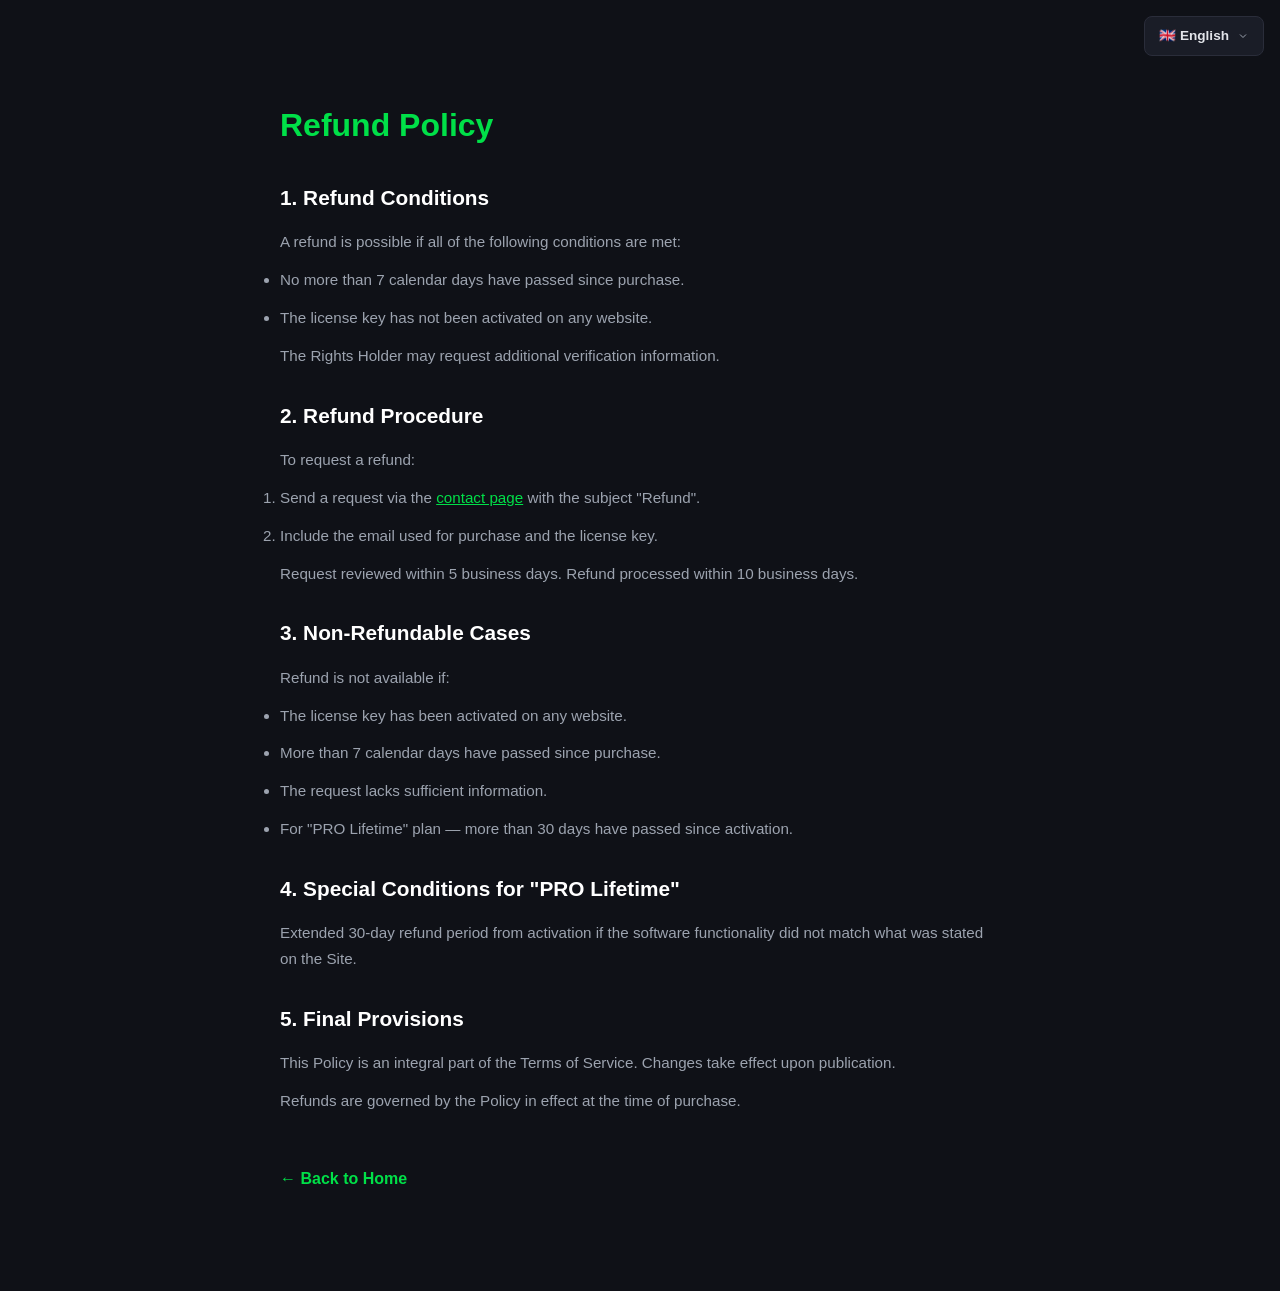
<file: docs/refund/index.html>
<!DOCTYPE html>
<html lang="ru">
<head>
    <meta charset="UTF-8">
    <meta name="viewport" content="width=device-width, initial-scale=1.0">
    <meta name="robots" content="noindex, follow">
    <title data-i18n="refund_title">Политика возврата средств</title>
    <link rel="icon" type="image/png" sizes="32x32" href="../../favicon-32x32.png">
    <link rel="stylesheet" href="../../css/style.css">
    <script src="../../js/translations.js"></script>
    <style>
        .doc-page { max-width: 800px; margin: 60px auto; padding: 40px; }
        .doc-page h1 { color: var(--green); margin-bottom: 30px; font-size: 2rem; }
        .doc-page h2 { color: #fff; margin: 30px 0 15px; font-size: 1.3rem; }
        .doc-page h3 { color: var(--text); margin: 20px 0 10px; font-size: 1.05rem; }
        .doc-page p, .doc-page li, .doc-page ol { color: var(--text-secondary); margin-bottom: 12px; font-size: 0.95rem; line-height: 1.7; }
        .doc-page a { color: var(--green); }
        .doc-page strong { color: #fff; }
        .back-link { display: inline-block; margin-top: 40px; color: var(--green); text-decoration: none; font-weight: 600; }
        .back-link:hover { text-decoration: underline; }
        .lang-switcher { position: fixed; top: 16px; right: 16px; z-index: 100; font-size: 0.8rem; }
        .lang-current { display: flex; align-items: center; gap: 8px; background: var(--bg-card); border: 1px solid var(--border); padding: 8px 14px; border-radius: var(--radius-sm); cursor: pointer; color: var(--text); font-weight: 600; white-space: nowrap; transition: all 0.2s; user-select: none; }
        .lang-current:hover { border-color: var(--green); }
        .lang-current.open { border-color: var(--green); box-shadow: 0 0 12px var(--green-glow); }
        .lang-current span { font-size: 0.85rem; }
        .lang-arrow { transition: transform 0.2s; color: var(--text-secondary); }
        .lang-current.open .lang-arrow { transform: rotate(180deg); }
        .lang-dropdown { position: absolute; top: calc(100% + 4px); right: 0; background: var(--bg-card); border: 1px solid var(--border); border-radius: var(--radius-sm); min-width: 180px; max-height: 320px; overflow-y: auto; box-shadow: 0 8px 24px rgba(0,0,0,0.5); animation: fadeIn 0.15s ease; scrollbar-width: thin; scrollbar-color: var(--green) transparent; }
        .lang-dropdown::-webkit-scrollbar { width: 4px; }
        .lang-dropdown::-webkit-scrollbar-track { background: transparent; }
        .lang-dropdown::-webkit-scrollbar-thumb { background: var(--green); border-radius: 2px; }
        @keyframes fadeIn { from{opacity:0;transform:translateY(-4px)} to{opacity:1;transform:translateY(0)} }
        .lang-option { display: flex; align-items: center; gap: 10px; padding: 10px 16px; cursor: pointer; color: var(--text-secondary); font-size: 0.85rem; transition: all 0.15s; }
        .lang-option:hover { background: rgba(0,224,72,0.05); color: var(--text); }
        .lang-option.active { color: var(--green); font-weight: 700; background: rgba(0,224,72,0.08); }
    </style>
</head>
<body>
<div id="lang-switcher" class="lang-switcher"></div>
<div class="doc-page">
    <h1 data-i18n="refund_title">Политика возврата средств</h1>
    
    <h2 data-i18n="refund_s1_title">1. Условия возврата</h2>
    <p data-i18n="refund_s1_p1">Возврат денежных средств возможен при одновременном соблюдении следующих условий:</p>
    <ul>
        <li data-i18n="refund_s1_li1">С момента приобретения лицензии прошло не более 7 (семи) календарных дней.</li>
        <li data-i18n="refund_s1_li2">Лицензионный ключ не был активирован ни на одном сайте. Правообладатель проверяет статус активации ключа по базе лицензий: если ключ был активирован на любом домене — возврат невозможен.</li>
    </ul>
    <p data-i18n="refund_s1_p2">Правообладатель оставляет за собой право запросить у Пользователя дополнительную информацию для верификации покупки.</p>
    
    <h2 data-i18n="refund_s2_title">2. Порядок оформления возврата</h2>
    <p data-i18n="refund_s2_p1">Для оформления возврата Пользователю необходимо:</p>
    <ol>
        <li data-i18n-html="refund_s2_li1">Направить запрос через <a href="../contact">страницу контактов</a> с темой «Возврат средств».</li>
        <li data-i18n="refund_s2_li2">Указать в запросе: адрес электронной почты, использованный при приобретении лицензии, и лицензионный ключ.</li>
    </ol>
    <p data-i18n="refund_s2_p2">Правообладатель рассматривает запрос в течение 5 (пяти) рабочих дней. При положительном решении возврат производится в течение 10 (десяти) рабочих дней с момента подтверждения запроса. Средства возвращаются тем же способом, которым была произведена оплата.</p>
    
    <h2 data-i18n="refund_s3_title">3. Случаи, в которых возврат невозможен</h2>
    <p data-i18n="refund_s3_p1">Возврат не производится в следующих случаях:</p>
    <ul>
        <li data-i18n="refund_s3_li1">Лицензионный ключ был активирован на любом сайте (домене).</li>
        <li data-i18n="refund_s3_li2">С момента приобретения прошло более 7 (семи) календарных дней.</li>
        <li data-i18n="refund_s3_li3">Запрос на возврат не содержит достаточной информации для идентификации покупки.</li>
        <li data-i18n="refund_s3_li4">Для тарифа «PRO Навсегда» прошло более 30 дней с момента активации (расширенный срок возврата для данного тарифа).</li>
    </ul>
    
    <h2 data-i18n="refund_s4_title">4. Особые условия для тарифа «PRO Навсегда»</h2>
    <p data-i18n="refund_s4_p1">Для тарифа «PRO Навсегда» действует расширенный срок возврата — 30 (тридцать) календарных дней с момента активации, при условии что функциональность ПО не соответствовала заявленной на Сайте. Данное исключение не распространяется на случаи, когда Пользователь просто передумал или приобрёл лицензию по ошибке.</p>
    
    <h2 data-i18n="refund_s5_title">5. Заключительные положения</h2>
    <p data-i18n="refund_s5_p1">Настоящая Политика является неотъемлемой частью Публичной оферты. Правообладатель оставляет за собой право вносить изменения в настоящую Политику. Изменения вступают в силу с момента публикации новой редакции на Сайте.</p>
    <p data-i18n="refund_s5_p2">Возврат средств за лицензию, приобретённую до вступления изменений в силу, регулируется Политикой, действовавшей на момент приобретения.</p>
    
    <a href="../../" class="back-link" data-i18n="back_home">← На главную</a>
</div>

<script>
var I18n={current:'ru',languages:{ru:{name:'Русский',flag:'🇷🇺'},en:{name:'English',flag:'🇬🇧'},de:{name:'Deutsch',flag:'🇩🇪'},fr:{name:'Français',flag:'🇫🇷'},it:{name:'Italiano',flag:'🇮🇹'},es:{name:'Español',flag:'🇪🇸'},pt:{name:'Português',flag:'🇧🇷'},zh:{name:'中文',flag:'🇨🇳'},ja:{name:'日本語',flag:'🇯🇵'},ko:{name:'한국어',flag:'🇰🇷'}},init:function(){var t=this.getSavedLanguage()||this.getBrowserLanguage();this.languages[t]||(t='en'),this.setLanguage(t),this.renderSwitcher()},getSavedLanguage:function(){return localStorage.getItem('cs_lang')},getBrowserLanguage:function(){return(navigator.language||navigator.userLanguage||'en').split('-')[0]},setLanguage:function(t){this.current=t,localStorage.setItem('cs_lang',t),document.documentElement.lang=t,document.querySelectorAll('[data-i18n]').forEach(function(e){var n=e.getAttribute('data-i18n');DocTranslations[t]&&DocTranslations[t][n]&&(e.textContent=DocTranslations[t][n])}),document.querySelectorAll('[data-i18n-html]').forEach(function(e){var n=e.getAttribute('data-i18n-html');DocTranslations[t]&&DocTranslations[t][n]&&(e.innerHTML=DocTranslations[t][n])}),document.querySelectorAll('.lang-option').forEach(function(e){e.classList.toggle('active',e.getAttribute('data-lang')===t)});var e=document.querySelector('.lang-current span');e&&this.languages[t]&&(e.textContent=this.languages[t].flag+' '+this.languages[t].name)},renderSwitcher:function(){var t=document.getElementById('lang-switcher');if(!t)return;var e=this.languages[this.current]||this.languages.en,n='<div class="lang-current" onclick="I18n.toggleSwitcher()"><span>'+e.flag+' '+e.name+'</span><svg class="lang-arrow" width="12" height="12" viewBox="0 0 24 24" fill="none" stroke="currentColor" stroke-width="2"><polyline points="6 9 12 15 18 9"/></svg></div><div class="lang-dropdown" id="lang-dropdown" style="display:none;">';for(var a in this.languages){var i=this.languages[a],o=a===this.current?' active':'';n+='<div class="lang-option'+o+'" data-lang="'+a+'" onclick="I18n.setLanguage(\''+a+'\')"><span>'+i.flag+' '+i.name+'</span></div>'}n+='</div>',t.innerHTML=n},toggleSwitcher:function(){var t=document.getElementById('lang-dropdown'),e=document.querySelector('.lang-current');if(t){var n='block'===t.style.display;t.style.display=n?'none':'block',e&&e.classList.toggle('open',!n)}},closeDropdown:function(){var t=document.getElementById('lang-dropdown'),e=document.querySelector('.lang-current');t&&(t.style.display='none'),e&&e.classList.remove('open')}};
document.addEventListener('click',function(t){t.target.closest('#lang-switcher')||I18n.closeDropdown()});

var DocTranslations={

ru:{refund_title:'Политика возврата средств',refund_s1_title:'1. Условия возврата',refund_s1_p1:'Возврат возможен при соблюдении следующих условий:',refund_s1_li1:'С момента покупки прошло не более 7 календарных дней.',refund_s1_li2:'Лицензионный ключ не был активирован ни на одном сайте.',refund_s1_p2:'Правообладатель может запросить дополнительную информацию.',refund_s2_title:'2. Порядок оформления возврата',refund_s2_p1:'Для оформления возврата необходимо:',refund_s2_li1:'Направить запрос через <a href="../contact">страницу контактов</a> с темой «Возврат средств».',refund_s2_li2:'Указать email и лицензионный ключ.',refund_s2_p2:'Запрос рассматривается 5 рабочих дней. Возврат — 10 рабочих дней.',refund_s3_title:'3. Случаи, в которых возврат невозможен',refund_s3_p1:'Возврат не производится если:',refund_s3_li1:'Ключ был активирован на сайте.',refund_s3_li2:'Прошло более 7 дней с момента покупки.',refund_s3_li3:'Запрос не содержит достаточно информации.',refund_s3_li4:'Для тарифа «PRO Навсегда» прошло более 30 дней с активации.',refund_s4_title:'4. Особые условия для тарифа «PRO Навсегда»',refund_s4_p1:'Расширенный срок возврата — 30 дней с момента активации, если функциональность не соответствует заявленной.',refund_s5_title:'5. Заключительные положения',refund_s5_p1:'Политика является частью Публичной оферты. Изменения вступают в силу с момента публикации.',refund_s5_p2:'Возврат регулируется Политикой, действовавшей на момент покупки.',back_home:'← На главную'},

en:{refund_title:'Refund Policy',refund_s1_title:'1. Refund Conditions',refund_s1_p1:'A refund is possible if all of the following conditions are met:',refund_s1_li1:'No more than 7 calendar days have passed since purchase.',refund_s1_li2:'The license key has not been activated on any website.',refund_s1_p2:'The Rights Holder may request additional verification information.',refund_s2_title:'2. Refund Procedure',refund_s2_p1:'To request a refund:',refund_s2_li1:'Send a request via the <a href="../contact">contact page</a> with the subject "Refund".',refund_s2_li2:'Include the email used for purchase and the license key.',refund_s2_p2:'Request reviewed within 5 business days. Refund processed within 10 business days.',refund_s3_title:'3. Non-Refundable Cases',refund_s3_p1:'Refund is not available if:',refund_s3_li1:'The license key has been activated on any website.',refund_s3_li2:'More than 7 calendar days have passed since purchase.',refund_s3_li3:'The request lacks sufficient information.',refund_s3_li4:'For "PRO Lifetime" plan — more than 30 days have passed since activation.',refund_s4_title:'4. Special Conditions for "PRO Lifetime"',refund_s4_p1:'Extended 30-day refund period from activation if the software functionality did not match what was stated on the Site.',refund_s5_title:'5. Final Provisions',refund_s5_p1:'This Policy is an integral part of the Terms of Service. Changes take effect upon publication.',refund_s5_p2:'Refunds are governed by the Policy in effect at the time of purchase.',back_home:'← Back to Home'},

de:{refund_title:'Widerrufsrecht',refund_s1_title:'1. Rückerstattungsbedingungen',refund_s1_p1:'Rückerstattung möglich wenn:',refund_s1_li1:'Nicht mehr als 7 Kalendertage seit Kauf.',refund_s1_li2:'Lizenzschlüssel wurde auf keiner Website aktiviert.',refund_s1_p2:'Zusätzliche Informationen können angefordert werden.',refund_s2_title:'2. Rückerstattungsverfahren',refund_s2_p1:'Zur Beantragung:',refund_s2_li1:'Anfrage über die <a href="../contact">Kontaktseite</a> mit Betreff "Rückerstattung".',refund_s2_li2:'Kauf-E-Mail und Lizenzschlüssel angeben.',refund_s2_p2:'Prüfung innerhalb 5 Werktagen. Rückerstattung innerhalb 10 Werktagen.',refund_s3_title:'3. Nicht erstattungsfähige Fälle',refund_s3_p1:'Keine Rückerstattung wenn:',refund_s3_li1:'Schlüssel wurde auf einer Website aktiviert.',refund_s3_li2:'Mehr als 7 Tage seit Kauf vergangen.',refund_s3_li3:'Anfrage enthält nicht genügend Informationen.',refund_s3_li4:'Bei "PRO Lifetime" — mehr als 30 Tage seit Aktivierung.',refund_s4_title:'4. Besondere Bedingungen für "PRO Lifetime"',refund_s4_p1:'Verlängerte 30-Tage-Frist ab Aktivierung, wenn die Funktionalität nicht der Beschreibung entsprach.',refund_s5_title:'5. Schlussbestimmungen',refund_s5_p1:'Diese Richtlinie ist Teil der AGB. Änderungen treten mit Veröffentlichung in Kraft.',refund_s5_p2:'Rückerstattung nach der zum Kaufzeitpunkt geltenden Richtlinie.',back_home:'← Zur Startseite'},

fr:{refund_title:'Politique de remboursement',refund_s1_title:'1. Conditions de remboursement',refund_s1_p1:'Remboursement possible si:',refund_s1_li1:'Pas plus de 7 jours calendaires depuis l\'achat.',refund_s1_li2:'La clé n\'a pas été activée sur un site.',refund_s1_p2:'Des informations supplémentaires peuvent être demandées.',refund_s2_title:'2. Procédure de remboursement',refund_s2_p1:'Pour demander un remboursement:',refund_s2_li1:'Envoyez une demande via la <a href="../contact">page de contact</a> avec le sujet "Remboursement".',refund_s2_li2:'Indiquez l\'email d\'achat et la clé de licence.',refund_s2_p2:'Examen sous 5 jours ouvrés. Remboursement sous 10 jours ouvrés.',refund_s3_title:'3. Cas de non-remboursement',refund_s3_p1:'Remboursement impossible si:',refund_s3_li1:'La clé a été activée sur un site.',refund_s3_li2:'Plus de 7 jours se sont écoulés depuis l\'achat.',refund_s3_li3:'La demande manque d\'informations.',refund_s3_li4:'Pour "PRO À vie" — plus de 30 jours depuis l\'activation.',refund_s4_title:'4. Conditions spéciales pour "PRO À vie"',refund_s4_p1:'Délai prolongé de 30 jours après activation si la fonctionnalité ne correspondait pas à la description.',refund_s5_title:'5. Dispositions finales',refund_s5_p1:'Cette politique fait partie des Conditions générales.',refund_s5_p2:'Remboursement selon la politique en vigueur au moment de l\'achat.',back_home:'← Retour à l\'accueil'},

it:{refund_title:'Politica di rimborso',refund_s1_title:'1. Condizioni di rimborso',refund_s1_p1:'Rimborso possibile se:',refund_s1_li1:'Non più di 7 giorni dall\'acquisto.',refund_s1_li2:'La chiave non è stata attivata su alcun sito.',refund_s1_p2:'Potrebbero essere richieste informazioni aggiuntive.',refund_s2_title:'2. Procedura di rimborso',refund_s2_p1:'Per richiedere il rimborso:',refund_s2_li1:'Invia una richiesta via <a href="../contact">pagina contatti</a> con oggetto "Rimborso".',refund_s2_li2:'Indica email di acquisto e chiave di licenza.',refund_s2_p2:'Esame entro 5 giorni lavorativi. Rimborso entro 10 giorni lavorativi.',refund_s3_title:'3. Casi di non rimborsabilità',refund_s3_p1:'Rimborso non possibile se:',refund_s3_li1:'La chiave è stata attivata su un sito.',refund_s3_li2:'Sono passati più di 7 giorni dall\'acquisto.',refund_s3_li3:'La richiesta manca di informazioni.',refund_s3_li4:'Per "PRO A vita" — più di 30 giorni dall\'attivazione.',refund_s4_title:'4. Condizioni speciali per "PRO A vita"',refund_s4_p1:'Termine esteso di 30 giorni dall\'attivazione se la funzionalità non corrispondeva alla descrizione.',refund_s5_title:'5. Disposizioni finali',refund_s5_p1:'Questa politica fa parte dei Termini di servizio.',refund_s5_p2:'Rimborso secondo la politica in vigore al momento dell\'acquisto.',back_home:'← Torna alla home'},

es:{refund_title:'Política de reembolso',refund_s1_title:'1. Condiciones de reembolso',refund_s1_p1:'Reembolso posible si:',refund_s1_li1:'No más de 7 días desde la compra.',refund_s1_li2:'La clave no ha sido activada en ningún sitio.',refund_s1_p2:'Se puede solicitar información adicional.',refund_s2_title:'2. Procedimiento de reembolso',refund_s2_p1:'Para solicitar reembolso:',refund_s2_li1:'Envíe una solicitud a través de la <a href="../contact">página de contacto</a> con el asunto "Reembolso".',refund_s2_li2:'Indique el email de compra y la clave de licencia.',refund_s2_p2:'Revisión en 5 días hábiles. Reembolso en 10 días hábiles.',refund_s3_title:'3. Casos sin reembolso',refund_s3_p1:'No hay reembolso si:',refund_s3_li1:'La clave fue activada en un sitio.',refund_s3_li2:'Han pasado más de 7 días desde la compra.',refund_s3_li3:'La solicitud carece de información suficiente.',refund_s3_li4:'Para "PRO Vitalicio" — más de 30 días desde la activación.',refund_s4_title:'4. Condiciones especiales para "PRO Vitalicio"',refund_s4_p1:'Plazo ampliado de 30 días desde la activación si la funcionalidad no coincidía con lo declarado.',refund_s5_title:'5. Disposiciones finales',refund_s5_p1:'Esta política es parte de los Términos de servicio.',refund_s5_p2:'Reembolso según la política vigente al momento de la compra.',back_home:'← Volver al inicio'},

pt:{refund_title:'Política de reembolso',refund_s1_title:'1. Condições de reembolso',refund_s1_p1:'Reembolso possível se:',refund_s1_li1:'Não mais de 7 dias desde a compra.',refund_s1_li2:'A chave não foi ativada em nenhum site.',refund_s1_p2:'Informações adicionais podem ser solicitadas.',refund_s2_title:'2. Procedimento de reembolso',refund_s2_p1:'Para solicitar reembolso:',refund_s2_li1:'Envie uma solicitação via <a href="../contact">página de contato</a> com o assunto "Reembolso".',refund_s2_li2:'Indique o email de compra e a chave de licença.',refund_s2_p2:'Análise em 5 dias úteis. Reembolso em 10 dias úteis.',refund_s3_title:'3. Casos sem reembolso',refund_s3_p1:'Sem reembolso se:',refund_s3_li1:'A chave foi ativada em um site.',refund_s3_li2:'Mais de 7 dias desde a compra.',refund_s3_li3:'A solicitação não contém informações suficientes.',refund_s3_li4:'Para "PRO Vitalício" — mais de 30 dias desde a ativação.',refund_s4_title:'4. Condições especiais para "PRO Vitalício"',refund_s4_p1:'Prazo estendido de 30 dias após ativação se a funcionalidade não correspondia ao declarado.',refund_s5_title:'5. Disposições finais',refund_s5_p1:'Esta política faz parte dos Termos de serviço.',refund_s5_p2:'Reembolso conforme a política vigente no momento da compra.',back_home:'← Voltar ao início'},

zh:{refund_title:'退款政策',refund_s1_title:'1. 退款条件',refund_s1_p1:'满足以下条件可退款：',refund_s1_li1:'购买后不超过7个日历日。',refund_s1_li2:'密钥未在任何网站上激活。',refund_s1_p2:'可能要求提供额外信息。',refund_s2_title:'2. 退款程序',refund_s2_p1:'申请退款：',refund_s2_li1:'通过<a href="../contact">联系页面</a>发送请求，主题为"退款"。',refund_s2_li2:'提供购买邮箱和许可证密钥。',refund_s2_p2:'5个工作日内审核。10个工作日内退款。',refund_s3_title:'3. 不可退款情况',refund_s3_p1:'以下情况不退款：',refund_s3_li1:'密钥已在网站上激活。',refund_s3_li2:'购买已超过7天。',refund_s3_li3:'请求信息不足。',refund_s3_li4:'"永久PRO"—激活超过30天。',refund_s4_title:'4. "永久PRO"特别条件',refund_s4_p1:'如果功能与描述不符，激活后30天内可退款。',refund_s5_title:'5. 最后条款',refund_s5_p1:'本政策是服务条款的组成部分。',refund_s5_p2:'退款按购买时有效的政策执行。',back_home:'← 返回首页'},

ja:{refund_title:'返金ポリシー',refund_s1_title:'1. 返金条件',refund_s1_p1:'以下の条件を満たす場合に返金可能：',refund_s1_li1:'購入から7暦日以内。',refund_s1_li2:'キーがどのサイトでもアクティベートされていない。',refund_s1_p2:'追加情報の提供を求める場合があります。',refund_s2_title:'2. 返金手続き',refund_s2_p1:'返金を申請するには：',refund_s2_li1:'<a href="../contact">お問い合わせページ</a>から件名「返金」でリクエスト。',refund_s2_li2:'購入メールアドレスとライセンスキーを記載。',refund_s2_p2:'5営業日以内に審査。10営業日以内に返金。',refund_s3_title:'3. 返金不可の場合',refund_s3_p1:'以下の場合返金不可：',refund_s3_li1:'キーがサイトでアクティベートされた。',refund_s3_li2:'購入から7日以上経過。',refund_s3_li3:'リクエストに十分な情報がない。',refund_s3_li4:'「PRO永久」—アクティベーションから30日以上経過。',refund_s4_title:'4. 「PRO永久」の特別条件',refund_s4_p1:'機能が説明と一致しなかった場合、アクティベーションから30日間延長返金可能。',refund_s5_title:'5. 最終条項',refund_s5_p1:'本ポリシーは利用規約の一部です。',refund_s5_p2:'返金は購入時点で有効なポリシーに従います。',back_home:'← ホームに戻る'},

ko:{refund_title:'환불 정책',refund_s1_title:'1. 환불 조건',refund_s1_p1:'다음 조건 충족 시 환불 가능:',refund_s1_li1:'구매 후 7일 이내.',refund_s1_li2:'키가 어떤 사이트에서도 활성화되지 않음.',refund_s1_p2:'추가 정보를 요청할 수 있습니다.',refund_s2_title:'2. 환불 절차',refund_s2_p1:'환불 요청:',refund_s2_li1:'<a href="../contact">문의 페이지</a>를 통해 "환불" 제목으로 요청.',refund_s2_li2:'구매 이메일과 라이선스 키를 기재.',refund_s2_p2:'5영업일 이내 검토. 10영업일 이내 환불.',refund_s3_title:'3. 환불 불가 사유',refund_s3_p1:'다음 경우 환불 불가:',refund_s3_li1:'키가 사이트에서 활성화됨.',refund_s3_li2:'구매 후 7일 이상 경과.',refund_s3_li3:'요청 정보가 충분하지 않음.',refund_s3_li4:'"PRO 평생" — 활성화 후 30일 이상 경과.',refund_s4_title:'4. "PRO 평생" 특별 조건',refund_s4_p1:'기능이 설명과 일치하지 않는 경우 활성화 후 30일 연장 환불 가능.',refund_s5_title:'5. 최종 조항',refund_s5_p1:'본 정책은 이용약관의 일부입니다.',refund_s5_p2:'환불은 구매 시점의 정책을 따릅니다.',back_home:'← 홈으로'}

};

for(var lang in DocTranslations){if(lang==='en')continue;for(var key in DocTranslations.en){if(!DocTranslations[lang][key])DocTranslations[lang][key]=DocTranslations.en[key]}}
document.addEventListener('DOMContentLoaded',function(){I18n.init()});
</script>
</body>
</html>
</file>
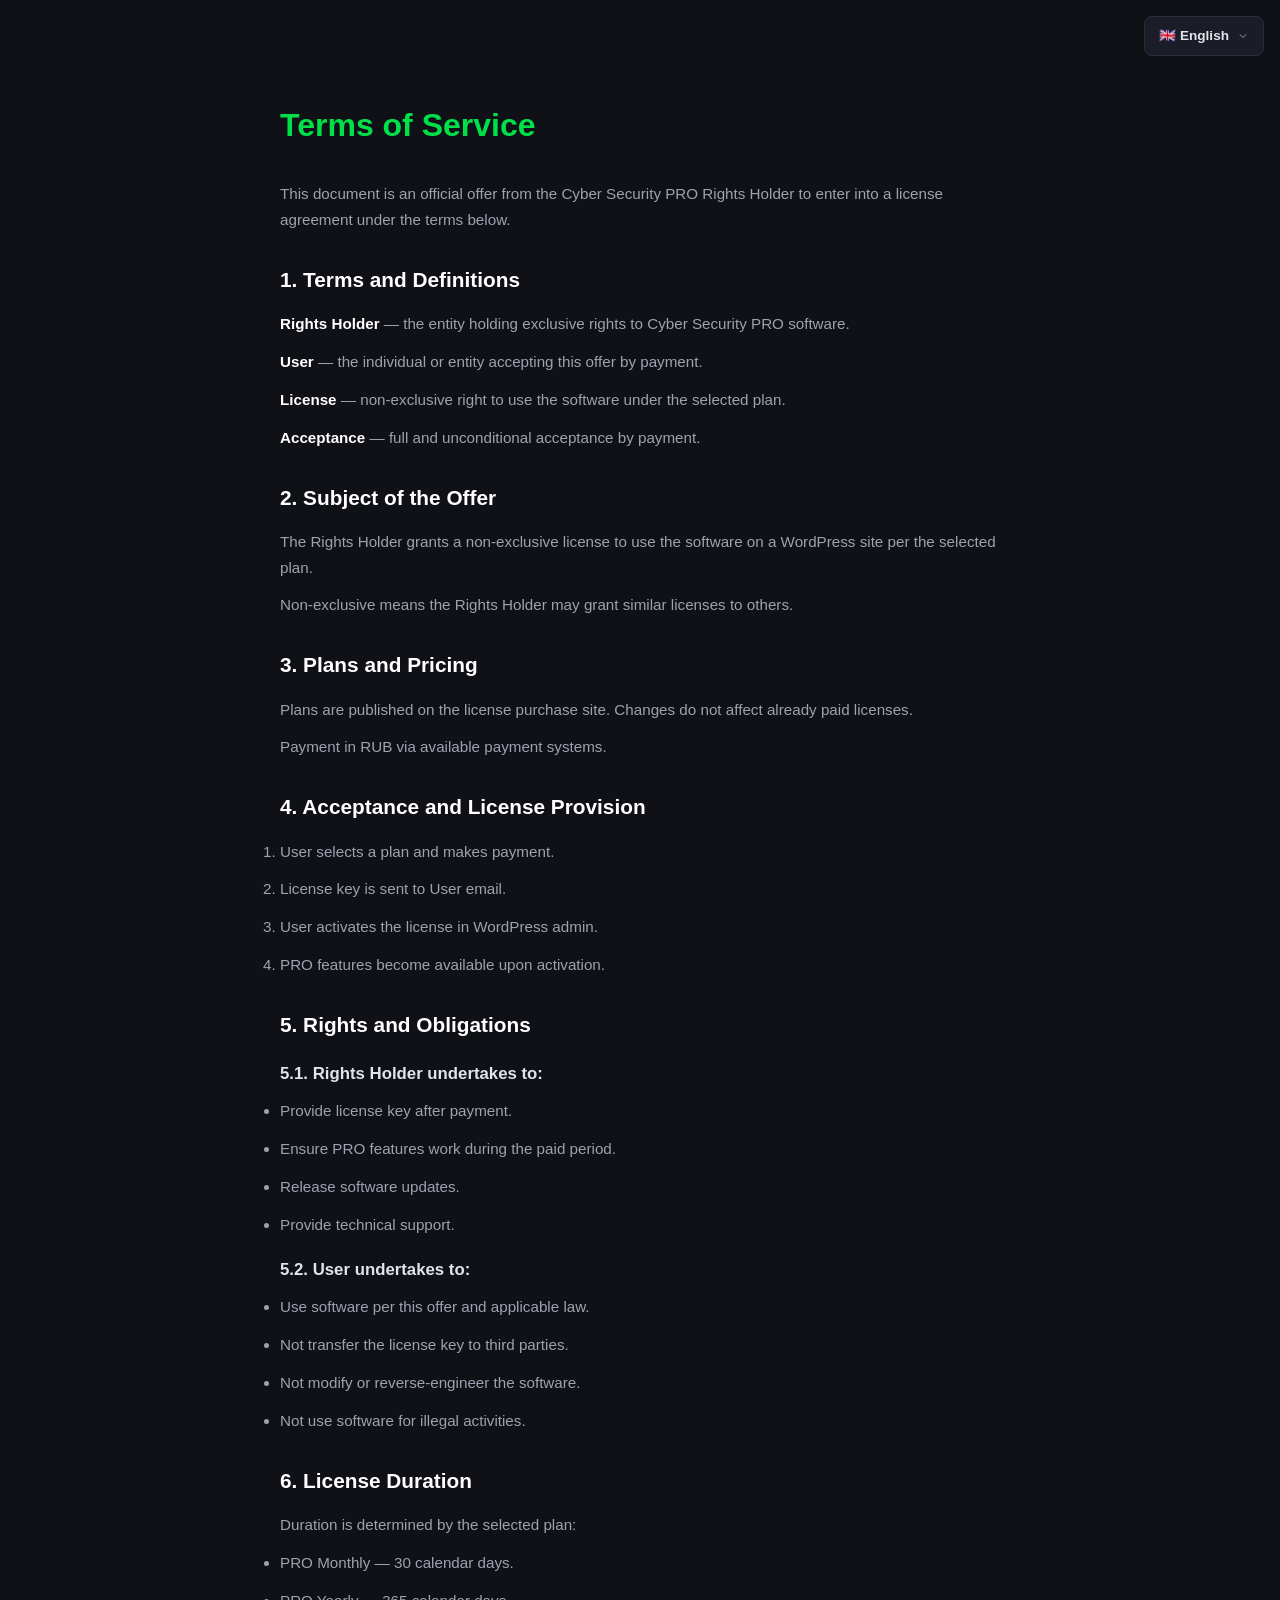
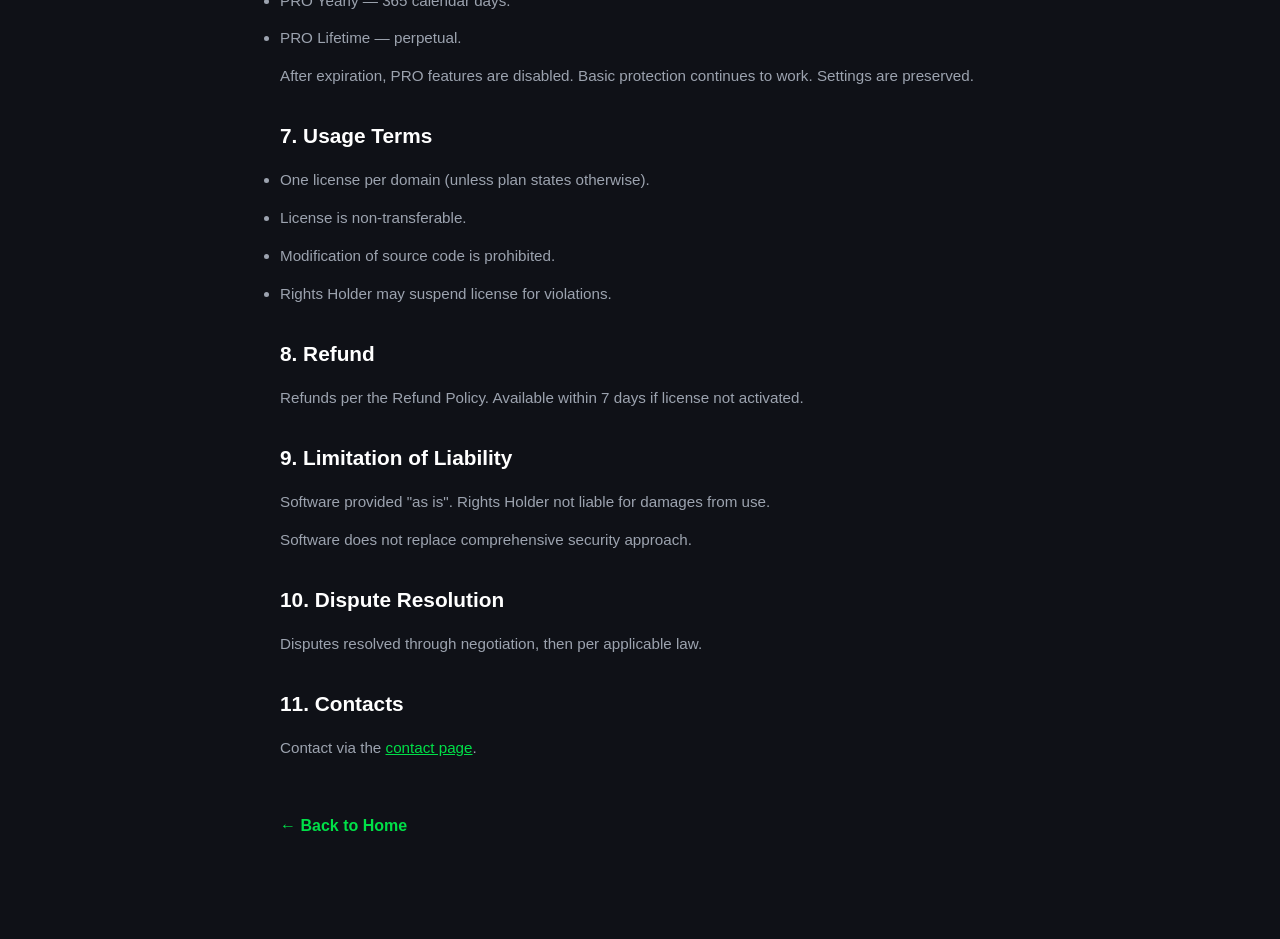
<file: docs/terms/index.html>
<!DOCTYPE html>
<html lang="ru">
<head>
    <meta charset="UTF-8">
    <meta name="viewport" content="width=device-width, initial-scale=1.0">
    <meta name="robots" content="noindex, follow">
    <title data-i18n="terms_title">Публичная оферта</title>
    <link rel="icon" type="image/png" sizes="32x32" href="../../favicon-32x32.png">
    <link rel="stylesheet" href="../../css/style.css">
    <script src="../../js/translations.js"></script>
    <style>
        .doc-page { max-width: 800px; margin: 60px auto; padding: 40px; }
        .doc-page h1 { color: var(--green); margin-bottom: 30px; font-size: 2rem; }
        .doc-page h2 { color: #fff; margin: 30px 0 15px; font-size: 1.3rem; }
        .doc-page h3 { color: var(--text); margin: 20px 0 10px; font-size: 1.05rem; }
        .doc-page p, .doc-page li, .doc-page ol { color: var(--text-secondary); margin-bottom: 12px; font-size: 0.95rem; line-height: 1.7; }
        .doc-page a { color: var(--green); }
        .doc-page strong { color: #fff; }
        .back-link { display: inline-block; margin-top: 40px; color: var(--green); text-decoration: none; font-weight: 600; }
        .back-link:hover { text-decoration: underline; }
        .lang-switcher { position: fixed; top: 16px; right: 16px; z-index: 100; font-size: 0.8rem; }
        .lang-current { display: flex; align-items: center; gap: 8px; background: var(--bg-card); border: 1px solid var(--border); padding: 8px 14px; border-radius: var(--radius-sm); cursor: pointer; color: var(--text); font-weight: 600; white-space: nowrap; transition: all 0.2s; user-select: none; }
        .lang-current:hover { border-color: var(--green); }
        .lang-current.open { border-color: var(--green); box-shadow: 0 0 12px var(--green-glow); }
        .lang-current span { font-size: 0.85rem; }
        .lang-arrow { transition: transform 0.2s; color: var(--text-secondary); }
        .lang-current.open .lang-arrow { transform: rotate(180deg); }
        .lang-dropdown { position: absolute; top: calc(100% + 4px); right: 0; background: var(--bg-card); border: 1px solid var(--border); border-radius: var(--radius-sm); min-width: 180px; max-height: 320px; overflow-y: auto; box-shadow: 0 8px 24px rgba(0,0,0,0.5); animation: fadeIn 0.15s ease; scrollbar-width: thin; scrollbar-color: var(--green) transparent; }
        .lang-dropdown::-webkit-scrollbar { width: 4px; }
        .lang-dropdown::-webkit-scrollbar-track { background: transparent; }
        .lang-dropdown::-webkit-scrollbar-thumb { background: var(--green); border-radius: 2px; }
        @keyframes fadeIn { from{opacity:0;transform:translateY(-4px)} to{opacity:1;transform:translateY(0)} }
        .lang-option { display: flex; align-items: center; gap: 10px; padding: 10px 16px; cursor: pointer; color: var(--text-secondary); font-size: 0.85rem; transition: all 0.15s; }
        .lang-option:hover { background: rgba(0,224,72,0.05); color: var(--text); }
        .lang-option.active { color: var(--green); font-weight: 700; background: rgba(0,224,72,0.08); }
    </style>
</head>
<body>
<div id="lang-switcher" class="lang-switcher"></div>
<div class="doc-page">
    <h1 data-i18n="terms_title">Публичная оферта</h1>
    <p data-i18n="terms_intro">Настоящий документ является официальным предложением (публичной офертой) Правообладателя программного обеспечения Cyber Security PRO (далее — «ПО») на заключение лицензионного соглашения с любым физическим или юридическим лицом (далее — «Пользователь») на условиях, изложенных ниже.</p>
    
    <h2 data-i18n="terms_s1_title">1. Термины и определения</h2>
    <p data-i18n-html="terms_s1_p1"><strong>Правообладатель</strong> — лицо, обладающее исключительными правами на программное обеспечение Cyber Security PRO, предоставляющее неисключительную лицензию на его использование.</p>
    <p data-i18n-html="terms_s1_p2"><strong>Пользователь</strong> — физическое или юридическое лицо, осуществившее акцепт настоящей оферты путём оплаты и получившее неисключительную лицензию на использование ПО.</p>
    <p data-i18n-html="terms_s1_p3"><strong>Лицензия</strong> — неисключительное право на использование ПО на условиях и в объёме, соответствующих выбранному тарифу.</p>
    <p data-i18n-html="terms_s1_p4"><strong>Акцепт</strong> — полное и безоговорочное принятие условий настоящей оферты, осуществляемое путём оплаты выбранного тарифа.</p>
    
    <h2 data-i18n="terms_s2_title">2. Предмет оферты</h2>
    <p data-i18n="terms_s2_p1">Правообладатель предоставляет Пользователю неисключительную лицензию на использование ПО Cyber Security PRO на сайте под управлением системы WordPress в объёме и на условиях, соответствующих выбранному и оплаченному тарифу.</p>
    <p data-i18n="terms_s2_p2">Неисключительная лицензия означает, что Правообладатель сохраняет за собой право предоставлять аналогичные лицензии неограниченному кругу лиц. Пользователь не приобретает исключительных прав на ПО.</p>
    
    <h2 data-i18n="terms_s3_title">3. Тарифы и стоимость</h2>
    <p data-i18n="terms_s3_p1">Актуальные тарифы, цены и состав услуг публикуются на сайте приобретения лицензии. Правообладатель оставляет за собой право изменять стоимость и состав тарифов в одностороннем порядке. Изменения не затрагивают уже оплаченные лицензии в течение их срока действия.</p>
    <p data-i18n="terms_s3_p2">Оплата производится в рублях через доступные на сайте платёжные системы. Все сборы и комиссии платёжных систем оплачиваются Пользователем самостоятельно, если иное не указано при оформлении платежа.</p>
    
    <h2 data-i18n="terms_s4_title">4. Порядок акцепта и предоставления лицензии</h2>
    <ol>
        <li data-i18n="terms_s4_li1">Пользователь выбирает тариф и производит оплату через доступную платёжную систему.</li>
        <li data-i18n="terms_s4_li2">После успешной обработки платежа на указанный Пользователем адрес электронной почты отправляется лицензионный ключ.</li>
        <li data-i18n="terms_s4_li3">Пользователь активирует лицензию в административной панели WordPress, введя полученный ключ в соответствующее поле плагина Cyber Security.</li>
        <li data-i18n="terms_s4_li4">С момента активации Пользователю предоставляется доступ к PRO-функциям ПО в объёме, соответствующем оплаченному тарифу.</li>
    </ol>
    
    <h2 data-i18n="terms_s5_title">5. Права и обязанности сторон</h2>
    <h3 data-i18n="terms_s5_h3_1">5.1. Правообладатель обязуется:</h3>
    <ul>
        <li data-i18n="terms_s5_li1">Предоставить Пользователю лицензионный ключ после успешной оплаты.</li>
        <li data-i18n="terms_s5_li2">Обеспечить работоспособность PRO-функций ПО в течение оплаченного периода.</li>
        <li data-i18n="terms_s5_li3">Выпускать обновления ПО, направленные на улучшение функциональности и безопасности.</li>
        <li data-i18n="terms_s5_li4">Оказывать техническую поддержку через страницу контактов на сайте.</li>
    </ul>
    <h3 data-i18n="terms_s5_h3_2">5.2. Пользователь обязуется:</h3>
    <ul>
        <li data-i18n="terms_s5_li5">Использовать ПО в соответствии с условиями настоящей оферты и применимым законодательством.</li>
        <li data-i18n="terms_s5_li6">Не распространять, не передавать и не перепродавать лицензионный ключ третьим лицам.</li>
        <li data-i18n="terms_s5_li7">Не модифицировать, не декомпилировать и не Reverse-инжинирить исходный код ПО.</li>
        <li data-i18n="terms_s5_li8">Не использовать ПО для деятельности, нарушающей законодательство.</li>
    </ul>
    
    <h2 data-i18n="terms_s6_title">6. Срок действия лицензии</h2>
    <p data-i18n="terms_s6_p1">Срок действия лицензии определяется выбранным и оплаченным тарифом:</p>
    <ul>
        <li data-i18n="terms_s6_li1">Тариф «PRO Месяц» — 30 (тридцать) календарных дней с момента активации.</li>
        <li data-i18n="terms_s6_li2">Тариф «PRO Год» — 365 (триста шестьдесят пять) календарных дней с момента активации.</li>
        <li data-i18n="terms_s6_li3">Тариф «PRO Навсегда» — бессрочно, на весь период существования ПО.</li>
    </ul>
    <p data-i18n="terms_s6_p2">По истечении оплаченного периода PRO-функции ПО отключаются. Базовая (бесплатная) функциональность ПО продолжает работать в полном объёме. Все настройки Пользователя сохраняются.</p>
    
    <h2 data-i18n="terms_s7_title">7. Условия использования</h2>
    <ul>
        <li data-i18n="terms_s7_li1">Одна лицензия действительна для одного доменного имени (сайта), если иное количество не предусмотрено тарифом.</li>
        <li data-i18n="terms_s7_li2">Лицензия не подлежит передаче или перепродаже третьим лицам.</li>
        <li data-i18n="terms_s7_li3">Пользователь не вправе модифицировать, декомпилировать или иным образом изменять исходный код плагина.</li>
        <li data-i18n="terms_s7_li4">Правообладатель оставляет за собой право приостановить действие лицензии в случае нарушения Пользователем условий настоящей оферты.</li>
    </ul>
    
    <h2 data-i18n="terms_s8_title">8. Возврат средств</h2>
    <p data-i18n="terms_s8_p1">Условия и порядок возврата регулируются Политикой возврата средств, являющейся неотъемлемой частью настоящей оферты. Возврат возможен в течение 7 дней с момента покупки при условии, что лицензия не была активирована.</p>
    
    <h2 data-i18n="terms_s9_title">9. Ограничение ответственности</h2>
    <p data-i18n="terms_s9_p1">ПО предоставляется «как есть» (as is). Правообладатель не несёт ответственности за любой прямой или косвенный ущерб, возникший в результате использования или невозможности использования ПО, включая, но не ограничиваясь, потерю данных, упущенную выгоду, перерыв в коммерческой деятельности.</p>
    <p data-i18n="terms_s9_p2">Правообладатель не гарантирует, что ПО будет полностью защищать сайт Пользователя от всех известных и неизвестных угроз безопасности. ПО является инструментом повышения уровня безопасности и не заменяет комплексный подход к защите сайта.</p>
    
    <h2 data-i18n="terms_s10_title">10. Разрешение споров</h2>
    <p data-i18n="terms_s10_p1">Все споры и разногласия, возникающие в связи с настоящей офертой, разрешаются путём переговоров. При невозможности урегулирования спора путём переговоров, спор передаётся на рассмотрение в соответствии с применимым законодательством.</p>
    
    <h2 data-i18n="terms_s11_title">11. Контакты</h2>
    <p data-i18n-html="terms_s11_p1">По всем вопросам, связанным с настоящей офертой, Пользователь может обратиться через <a href="../contact">страницу контактов</a>.</p>
    
    <a href="../../" class="back-link" data-i18n="back_home">← На главную</a>
</div>

<script>
var I18n={current:'ru',languages:{ru:{name:'Русский',flag:'🇷🇺'},en:{name:'English',flag:'🇬🇧'},de:{name:'Deutsch',flag:'🇩🇪'},fr:{name:'Français',flag:'🇫🇷'},it:{name:'Italiano',flag:'🇮🇹'},es:{name:'Español',flag:'🇪🇸'},pt:{name:'Português',flag:'🇧🇷'},zh:{name:'中文',flag:'🇨🇳'},ja:{name:'日本語',flag:'🇯🇵'},ko:{name:'한국어',flag:'🇰🇷'}},init:function(){var t=this.getSavedLanguage()||this.getBrowserLanguage();this.languages[t]||(t='en'),this.setLanguage(t),this.renderSwitcher()},getSavedLanguage:function(){return localStorage.getItem('cs_lang')},getBrowserLanguage:function(){return(navigator.language||navigator.userLanguage||'en').split('-')[0]},setLanguage:function(t){this.current=t,localStorage.setItem('cs_lang',t),document.documentElement.lang=t,document.querySelectorAll('[data-i18n]').forEach(function(e){var n=e.getAttribute('data-i18n');DocTranslations[t]&&DocTranslations[t][n]&&(e.textContent=DocTranslations[t][n])}),document.querySelectorAll('[data-i18n-html]').forEach(function(e){var n=e.getAttribute('data-i18n-html');DocTranslations[t]&&DocTranslations[t][n]&&(e.innerHTML=DocTranslations[t][n])}),document.querySelectorAll('.lang-option').forEach(function(e){e.classList.toggle('active',e.getAttribute('data-lang')===t)});var e=document.querySelector('.lang-current span');e&&this.languages[t]&&(e.textContent=this.languages[t].flag+' '+this.languages[t].name)},renderSwitcher:function(){var t=document.getElementById('lang-switcher');if(!t)return;var e=this.languages[this.current]||this.languages.en,n='<div class="lang-current" onclick="I18n.toggleSwitcher()"><span>'+e.flag+' '+e.name+'</span><svg class="lang-arrow" width="12" height="12" viewBox="0 0 24 24" fill="none" stroke="currentColor" stroke-width="2"><polyline points="6 9 12 15 18 9"/></svg></div><div class="lang-dropdown" id="lang-dropdown" style="display:none;">';for(var a in this.languages){var i=this.languages[a],o=a===this.current?' active':'';n+='<div class="lang-option'+o+'" data-lang="'+a+'" onclick="I18n.setLanguage(\''+a+'\')"><span>'+i.flag+' '+i.name+'</span></div>'}n+='</div>',t.innerHTML=n},toggleSwitcher:function(){var t=document.getElementById('lang-dropdown'),e=document.querySelector('.lang-current');if(t){var n='block'===t.style.display;t.style.display=n?'none':'block',e&&e.classList.toggle('open',!n)}},closeDropdown:function(){var t=document.getElementById('lang-dropdown'),e=document.querySelector('.lang-current');t&&(t.style.display='none'),e&&e.classList.remove('open')}};
document.addEventListener('click',function(t){t.target.closest('#lang-switcher')||I18n.closeDropdown()});

var DocTranslations={

ru:{terms_title:'Публичная оферта',terms_intro:'Настоящий документ является официальным предложением (публичной офертой) Правообладателя ПО Cyber Security PRO на заключение лицензионного соглашения на условиях, изложенных ниже.',terms_s1_title:'1. Термины и определения',terms_s1_p1:'<strong>Правообладатель</strong> — лицо, обладающее исключительными правами на ПО Cyber Security PRO.',terms_s1_p2:'<strong>Пользователь</strong> — лицо, осуществившее акцепт оферты путём оплаты.',terms_s1_p3:'<strong>Лицензия</strong> — неисключительное право на использование ПО на условиях выбранного тарифа.',terms_s1_p4:'<strong>Акцепт</strong> — полное и безоговорочное принятие условий оферты путём оплаты.',terms_s2_title:'2. Предмет оферты',terms_s2_p1:'Правообладатель предоставляет неисключительную лицензию на использование ПО на сайте WordPress в объёме выбранного тарифа.',terms_s2_p2:'Неисключительная лицензия означает право Правообладателя предоставлять аналогичные лицензии другим лицам.',terms_s3_title:'3. Тарифы и стоимость',terms_s3_p1:'Тарифы публикуются на сайте приобретения лицензии. Изменения не затрагивают уже оплаченные лицензии.',terms_s3_p2:'Оплата в рублях через доступные платёжные системы.',terms_s4_title:'4. Порядок акцепта и предоставления лицензии',terms_s4_li1:'Пользователь выбирает тариф и производит оплату.',terms_s4_li2:'Лицензионный ключ отправляется на email Пользователя.',terms_s4_li3:'Пользователь активирует лицензию в админке WordPress.',terms_s4_li4:'С момента активации предоставляется доступ к PRO-функциям.',terms_s5_title:'5. Права и обязанности сторон',terms_s5_h3_1:'5.1. Правообладатель обязуется:',terms_s5_li1:'Предоставить лицензионный ключ после оплаты.',terms_s5_li2:'Обеспечить работоспособность PRO-функций.',terms_s5_li3:'Выпускать обновления ПО.',terms_s5_li4:'Оказывать техническую поддержку.',terms_s5_h3_2:'5.2. Пользователь обязуется:',terms_s5_li5:'Использовать ПО в соответствии с офертой.',terms_s5_li6:'Не передавать лицензионный ключ третьим лицам.',terms_s5_li7:'Не модифицировать исходный код ПО.',terms_s5_li8:'Не использовать ПО в незаконной деятельности.',terms_s6_title:'6. Срок действия лицензии',terms_s6_p1:'Срок действия определяется тарифом:',terms_s6_li1:'PRO Месяц — 30 дней.',terms_s6_li2:'PRO Год — 365 дней.',terms_s6_li3:'PRO Навсегда — бессрочно.',terms_s6_p2:'По истечении срока PRO-функции отключаются, базовая защита продолжает работать.',terms_s7_title:'7. Условия использования',terms_s7_li1:'Одна лицензия на один сайт (если иное не предусмотрено тарифом).',terms_s7_li2:'Лицензия не подлежит передаче третьим лицам.',terms_s7_li3:'Запрещена модификация исходного кода.',terms_s7_li4:'Правообладатель может приостановить лицензию при нарушении условий.',terms_s8_title:'8. Возврат средств',terms_s8_p1:'Возврат регулируется Политикой возврата. Возможен в течение 7 дней, если лицензия не активирована.',terms_s9_title:'9. Ограничение ответственности',terms_s9_p1:'ПО предоставляется «как есть». Правообладатель не несёт ответственности за ущерб от использования ПО.',terms_s9_p2:'ПО не заменяет комплексный подход к безопасности.',terms_s10_title:'10. Разрешение споров',terms_s10_p1:'Споры разрешаются путём переговоров, затем — в соответствии с законодательством.',terms_s11_title:'11. Контакты',terms_s11_p1:'Обращения через <a href="../contact">страницу контактов</a>.',back_home:'← На главную'},

en:{terms_title:'Terms of Service',terms_intro:'This document is an official offer from the Cyber Security PRO Rights Holder to enter into a license agreement under the terms below.',terms_s1_title:'1. Terms and Definitions',terms_s1_p1:'<strong>Rights Holder</strong> — the entity holding exclusive rights to Cyber Security PRO software.',terms_s1_p2:'<strong>User</strong> — the individual or entity accepting this offer by payment.',terms_s1_p3:'<strong>License</strong> — non-exclusive right to use the software under the selected plan.',terms_s1_p4:'<strong>Acceptance</strong> — full and unconditional acceptance by payment.',terms_s2_title:'2. Subject of the Offer',terms_s2_p1:'The Rights Holder grants a non-exclusive license to use the software on a WordPress site per the selected plan.',terms_s2_p2:'Non-exclusive means the Rights Holder may grant similar licenses to others.',terms_s3_title:'3. Plans and Pricing',terms_s3_p1:'Plans are published on the license purchase site. Changes do not affect already paid licenses.',terms_s3_p2:'Payment in RUB via available payment systems.',terms_s4_title:'4. Acceptance and License Provision',terms_s4_li1:'User selects a plan and makes payment.',terms_s4_li2:'License key is sent to User email.',terms_s4_li3:'User activates the license in WordPress admin.',terms_s4_li4:'PRO features become available upon activation.',terms_s5_title:'5. Rights and Obligations',terms_s5_h3_1:'5.1. Rights Holder undertakes to:',terms_s5_li1:'Provide license key after payment.',terms_s5_li2:'Ensure PRO features work during the paid period.',terms_s5_li3:'Release software updates.',terms_s5_li4:'Provide technical support.',terms_s5_h3_2:'5.2. User undertakes to:',terms_s5_li5:'Use software per this offer and applicable law.',terms_s5_li6:'Not transfer the license key to third parties.',terms_s5_li7:'Not modify or reverse-engineer the software.',terms_s5_li8:'Not use software for illegal activities.',terms_s6_title:'6. License Duration',terms_s6_p1:'Duration is determined by the selected plan:',terms_s6_li1:'PRO Monthly — 30 calendar days.',terms_s6_li2:'PRO Yearly — 365 calendar days.',terms_s6_li3:'PRO Lifetime — perpetual.',terms_s6_p2:'After expiration, PRO features are disabled. Basic protection continues to work. Settings are preserved.',terms_s7_title:'7. Usage Terms',terms_s7_li1:'One license per domain (unless plan states otherwise).',terms_s7_li2:'License is non-transferable.',terms_s7_li3:'Modification of source code is prohibited.',terms_s7_li4:'Rights Holder may suspend license for violations.',terms_s8_title:'8. Refund',terms_s8_p1:'Refunds per the Refund Policy. Available within 7 days if license not activated.',terms_s9_title:'9. Limitation of Liability',terms_s9_p1:'Software provided "as is". Rights Holder not liable for damages from use.',terms_s9_p2:'Software does not replace comprehensive security approach.',terms_s10_title:'10. Dispute Resolution',terms_s10_p1:'Disputes resolved through negotiation, then per applicable law.',terms_s11_title:'11. Contacts',terms_s11_p1:'Contact via the <a href="../contact">contact page</a>.',back_home:'← Back to Home'},

de:{terms_title:'AGB',terms_intro:'Dieses Dokument ist ein offizielles Angebot des Rechteinhabers von Cyber Security PRO zum Abschluss eines Lizenzvertrags.',terms_s1_title:'1. Begriffe',terms_s1_p1:'<strong>Rechteinhaber</strong> — Inhaber der ausschließlichen Rechte an Cyber Security PRO.',terms_s1_p2:'<strong>Nutzer</strong> — Person, die das Angebot durch Zahlung annimmt.',terms_s1_p3:'<strong>Lizenz</strong> — nicht-exklusives Nutzungsrecht gemäß Tarif.',terms_s1_p4:'<strong>Annahme</strong> — vorbehaltlose Zustimmung durch Zahlung.',terms_s2_title:'2. Vertragsgegenstand',terms_s2_p1:'Der Rechteinhaber gewährt eine nicht-exklusive Lizenz zur Nutzung auf einer WordPress-Website.',terms_s2_p2:'Nicht-exklusiv bedeutet, dass der Rechteinhaber ähnliche Lizenzen an Dritte vergeben kann.',terms_s3_title:'3. Tarife und Preise',terms_s3_p1:'Tarife auf der Lizenz-Website veröffentlicht. Änderungen betreffen nicht bereits bezahlte Lizenzen.',terms_s3_p2:'Zahlung in RUB über verfügbare Zahlungssysteme.',terms_s4_title:'4. Annahme und Lizenzbereitstellung',terms_s4_li1:'Nutzer wählt Tarif und zahlt.',terms_s4_li2:'Lizenzschlüssel wird per E-Mail gesendet.',terms_s4_li3:'Aktivierung im WordPress-Admin.',terms_s4_li4:'PRO-Funktionen nach Aktivierung verfügbar.',terms_s5_title:'5. Rechte und Pflichten',terms_s5_h3_1:'5.1. Rechteinhaber verpflichtet sich:',terms_s5_li1:'Lizenzschlüssel nach Zahlung bereitzustellen.',terms_s5_li2:'Funktionsfähigkeit der PRO-Funktionen sicherzustellen.',terms_s5_li3:'Software-Updates bereitzustellen.',terms_s5_li4:'Technischen Support zu leisten.',terms_s5_h3_2:'5.2. Nutzer verpflichtet sich:',terms_s5_li5:'Software gemäß AGB zu nutzen.',terms_s5_li6:'Lizenzschlüssel nicht an Dritte weiterzugeben.',terms_s5_li7:'Quellcode nicht zu modifizieren.',terms_s5_li8:'Software nicht für illegale Aktivitäten zu nutzen.',terms_s6_title:'6. Lizenzlaufzeit',terms_s6_p1:'Laufzeit nach gewähltem Tarif:',terms_s6_li1:'PRO Monatlich — 30 Tage.',terms_s6_li2:'PRO Jährlich — 365 Tage.',terms_s6_li3:'PRO Lifetime — unbegrenzt.',terms_s6_p2:'Nach Ablauf werden PRO-Funktionen deaktiviert. Basisschutz funktioniert weiter.',terms_s7_title:'7. Nutzungsbedingungen',terms_s7_li1:'Eine Lizenz pro Domain.',terms_s7_li2:'Lizenz nicht übertragbar.',terms_s7_li3:'Quellcode-Modifikation verboten.',terms_s7_li4:'Rechteinhaber kann Lizenz bei Verstößen sperren.',terms_s8_title:'8. Rückerstattung',terms_s8_p1:'Rückerstattung gemäß Richtlinie. Innerhalb 7 Tagen möglich, wenn nicht aktiviert.',terms_s9_title:'9. Haftungsbeschränkung',terms_s9_p1:'Software "wie besehen". Keine Haftung für Schäden.',terms_s9_p2:'Software ersetzt kein umfassendes Sicherheitskonzept.',terms_s10_title:'10. Streitbeilegung',terms_s10_p1:'Streitigkeiten durch Verhandlung, dann nach geltendem Recht.',terms_s11_title:'11. Kontakte',terms_s11_p1:'Kontakt über die <a href="../contact">Kontaktseite</a>.',back_home:'← Zur Startseite'},

fr:{terms_title:'Conditions générales',terms_intro:'Offre officielle du titulaire des droits pour un contrat de licence.',terms_s1_title:'1. Termes',terms_s1_p1:'<strong>Titulaire</strong> — détenteur des droits exclusifs.',terms_s1_p2:'<strong>Utilisateur</strong> — personne acceptant l\'offre par paiement.',terms_s1_p3:'<strong>Licence</strong> — droit non exclusif selon le tarif.',terms_s1_p4:'<strong>Acceptation</strong> — acceptation complète par paiement.',terms_s2_title:'2. Objet',terms_s2_p1:'Licence non exclusive pour site WordPress.',terms_s2_p2:'Non exclusive = le titulaire peut accorder d\'autres licences.',terms_s3_title:'3. Tarifs',terms_s3_p1:'Tarifs publiés sur le site d\'achat de licence.',terms_s3_p2:'Paiement en RUB.',terms_s4_title:'4. Fourniture de licence',terms_s4_li1:'Choix du tarif et paiement.',terms_s4_li2:'Clé envoyée par email.',terms_s4_li3:'Activation dans WordPress.',terms_s4_li4:'Fonctions PRO disponibles après activation.',terms_s5_title:'5. Droits et obligations',terms_s5_h3_1:'5.1. Le Titulaire s\'engage à:',terms_s5_li1:'Fournir la clé après paiement.',terms_s5_li2:'Assurer le fonctionnement PRO.',terms_s5_li3:'Publier des mises à jour.',terms_s5_li4:'Fournir un support technique.',terms_s5_h3_2:'5.2. L\'Utilisateur s\'engage à:',terms_s5_li5:'Utiliser le logiciel conformément aux conditions.',terms_s5_li6:'Ne pas céder la clé à des tiers.',terms_s5_li7:'Ne pas modifier le code source.',terms_s5_li8:'Ne pas utiliser à des fins illégales.',terms_s6_title:'6. Durée',terms_s6_p1:'Selon le tarif:',terms_s6_li1:'Mensuel — 30 jours.',terms_s6_li2:'Annuel — 365 jours.',terms_s6_li3:'À vie — perpétuel.',terms_s6_p2:'Après expiration, fonctions PRO désactivées. Protection de base continue.',terms_s7_title:'7. Conditions d\'utilisation',terms_s7_li1:'Une licence par domaine.',terms_s7_li2:'Licence non cessible.',terms_s7_li3:'Modification du code interdite.',terms_s7_li4:'Suspension possible en cas de violation.',terms_s8_title:'8. Remboursement',terms_s8_p1:'Selon la politique de remboursement. 7 jours si non activé.',terms_s9_title:'9. Limitation de responsabilité',terms_s9_p1:'Logiciel "tel quel". Pas de responsabilité pour dommages.',terms_s9_p2:'Ne remplace pas une approche de sécurité complète.',terms_s10_title:'10. Résolution des litiges',terms_s10_p1:'Négociation puis droit applicable.',terms_s11_title:'11. Contacts',terms_s11_p1:'Via la <a href="../contact">page de contact</a>.',back_home:'← Retour à l\'accueil'},

it:{terms_title:'Termini di servizio',terms_intro:'Offerta ufficiale del titolare dei diritti per contratto di licenza.',terms_s1_title:'1. Termini',terms_s1_p1:'<strong>Titolare</strong> — detentore dei diritti esclusivi.',terms_s1_p2:'<strong>Utente</strong> — chi accetta l\'offerta pagando.',terms_s1_p3:'<strong>Licenza</strong> — diritto non esclusivo secondo il piano.',terms_s1_p4:'<strong>Accettazione</strong> — accettazione completa tramite pagamento.',terms_s2_title:'2. Oggetto',terms_s2_p1:'Licenza non esclusiva per sito WordPress.',terms_s2_p2:'Non esclusiva = il titolare può concedere altre licenze.',terms_s3_title:'3. Piani e prezzi',terms_s3_p1:'Piani pubblicati sul sito di acquisto.',terms_s3_p2:'Pagamento in RUB.',terms_s4_title:'4. Fornitura licenza',terms_s4_li1:'Scelta piano e pagamento.',terms_s4_li2:'Chiave inviata per email.',terms_s4_li3:'Attivazione in WordPress.',terms_s4_li4:'Funzioni PRO disponibili dopo attivazione.',terms_s5_title:'5. Diritti e obblighi',terms_s5_h3_1:'5.1. Il Titolare si impegna a:',terms_s5_li1:'Fornire la chiave dopo pagamento.',terms_s5_li2:'Garantire il funzionamento PRO.',terms_s5_li3:'Pubblicare aggiornamenti.',terms_s5_li4:'Fornire supporto tecnico.',terms_s5_h3_2:'5.2. L\'Utente si impegna a:',terms_s5_li5:'Usare il software secondo i termini.',terms_s5_li6:'Non cedere la chiave a terzi.',terms_s5_li7:'Non modificare il codice sorgente.',terms_s5_li8:'Non usare per attività illegali.',terms_s6_title:'6. Durata',terms_s6_p1:'Secondo il piano:',terms_s6_li1:'Mensile — 30 giorni.',terms_s6_li2:'Annuale — 365 giorni.',terms_s6_li3:'A vita — perpetuo.',terms_s6_p2:'Dopo scadenza, funzioni PRO disattivate. Protezione base continua.',terms_s7_title:'7. Condizioni d\'uso',terms_s7_li1:'Una licenza per dominio.',terms_s7_li2:'Licenza non trasferibile.',terms_s7_li3:'Modifica codice vietata.',terms_s7_li4:'Sospensione possibile per violazioni.',terms_s8_title:'8. Rimborso',terms_s8_p1:'Secondo politica rimborso. 7 giorni se non attivato.',terms_s9_title:'9. Limitazione di responsabilità',terms_s9_p1:'Software "così com\'è". Nessuna responsabilità per danni.',terms_s9_p2:'Non sostituisce approccio completo alla sicurezza.',terms_s10_title:'10. Risoluzione controversie',terms_s10_p1:'Negoziato, poi diritto applicabile.',terms_s11_title:'11. Contatti',terms_s11_p1:'Via <a href="../contact">pagina contatti</a>.',back_home:'← Torna alla home'},

es:{terms_title:'Términos de servicio',terms_intro:'Oferta oficial del titular de los derechos para contrato de licencia.',terms_s1_title:'1. Términos',terms_s1_p1:'<strong>Titular</strong> — titular de los derechos exclusivos.',terms_s1_p2:'<strong>Usuario</strong> — quien acepta la oferta pagando.',terms_s1_p3:'<strong>Licencia</strong> — derecho no exclusivo según el plan.',terms_s1_p4:'<strong>Aceptación</strong> — aceptación completa mediante pago.',terms_s2_title:'2. Objeto',terms_s2_p1:'Licencia no exclusiva para sitio WordPress.',terms_s2_p2:'No exclusiva = el titular puede otorgar otras licencias.',terms_s3_title:'3. Planes y precios',terms_s3_p1:'Planes publicados en el sitio de compra.',terms_s3_p2:'Pago en RUB.',terms_s4_title:'4. Entrega de licencia',terms_s4_li1:'Elegir plan y pagar.',terms_s4_li2:'Clave enviada por email.',terms_s4_li3:'Activación en WordPress.',terms_s4_li4:'Funciones PRO disponibles tras activación.',terms_s5_title:'5. Derechos y obligaciones',terms_s5_h3_1:'5.1. El Titular se compromete a:',terms_s5_li1:'Proporcionar la clave tras el pago.',terms_s5_li2:'Garantizar el funcionamiento PRO.',terms_s5_li3:'Publicar actualizaciones.',terms_s5_li4:'Proporcionar soporte técnico.',terms_s5_h3_2:'5.2. El Usuario se compromete a:',terms_s5_li5:'Usar el software según los términos.',terms_s5_li6:'No ceder la clave a terceros.',terms_s5_li7:'No modificar el código fuente.',terms_s5_li8:'No usar para actividades ilegales.',terms_s6_title:'6. Duración',terms_s6_p1:'Según el plan:',terms_s6_li1:'Mensual — 30 días.',terms_s6_li2:'Anual — 365 días.',terms_s6_li3:'Vitalicio — perpetuo.',terms_s6_p2:'Tras vencimiento, funciones PRO desactivadas. Protección básica continúa.',terms_s7_title:'7. Condiciones de uso',terms_s7_li1:'Una licencia por dominio.',terms_s7_li2:'Licencia no transferible.',terms_s7_li3:'Modificación de código prohibida.',terms_s7_li4:'Suspensión posible por violaciones.',terms_s8_title:'8. Reembolso',terms_s8_p1:'Según política de reembolso. 7 días si no activado.',terms_s9_title:'9. Limitación de responsabilidad',terms_s9_p1:'Software "tal cual". Sin responsabilidad por daños.',terms_s9_p2:'No sustituye enfoque integral de seguridad.',terms_s10_title:'10. Resolución de disputas',terms_s10_p1:'Negociación, luego derecho aplicable.',terms_s11_title:'11. Contactos',terms_s11_p1:'Vía <a href="../contact">página de contacto</a>.',back_home:'← Volver al inicio'},

pt:{terms_title:'Termos de serviço',terms_intro:'Oferta oficial do titular dos direitos para contrato de licença.',terms_s1_title:'1. Termos',terms_s1_p1:'<strong>Titular</strong> — detentor dos direitos exclusivos.',terms_s1_p2:'<strong>Usuário</strong> — quem aceita a oferta pagando.',terms_s1_p3:'<strong>Licença</strong> — direito não exclusivo conforme o plano.',terms_s1_p4:'<strong>Aceitação</strong> — aceitação completa por pagamento.',terms_s2_title:'2. Objeto',terms_s2_p1:'Licença não exclusiva para site WordPress.',terms_s2_p2:'Não exclusiva = o titular pode conceder outras licenças.',terms_s3_title:'3. Planos e preços',terms_s3_p1:'Planos publicados no site de compra.',terms_s3_p2:'Pagamento em RUB.',terms_s4_title:'4. Entrega da licença',terms_s4_li1:'Escolher plano e pagar.',terms_s4_li2:'Chave enviada por email.',terms_s4_li3:'Ativação no WordPress.',terms_s4_li4:'Funções PRO disponíveis após ativação.',terms_s5_title:'5. Direitos e obrigações',terms_s5_h3_1:'5.1. O Titular se compromete a:',terms_s5_li1:'Fornecer a chave após pagamento.',terms_s5_li2:'Garantir o funcionamento PRO.',terms_s5_li3:'Publicar atualizações.',terms_s5_li4:'Fornecer suporte técnico.',terms_s5_h3_2:'5.2. O Usuário se compromete a:',terms_s5_li5:'Usar o software conforme os termos.',terms_s5_li6:'Não ceder a chave a terceiros.',terms_s5_li7:'Não modificar o código fonte.',terms_s5_li8:'Não usar para atividades ilegais.',terms_s6_title:'6. Duração',terms_s6_p1:'Conforme o plano:',terms_s6_li1:'Mensal — 30 dias.',terms_s6_li2:'Anual — 365 dias.',terms_s6_li3:'Vitalício — perpétuo.',terms_s6_p2:'Após vencimento, funções PRO desativadas. Proteção básica continua.',terms_s7_title:'7. Condições de uso',terms_s7_li1:'Uma licença por domínio.',terms_s7_li2:'Licença não transferível.',terms_s7_li3:'Modificação de código proibida.',terms_s7_li4:'Suspensão possível por violações.',terms_s8_title:'8. Reembolso',terms_s8_p1:'Conforme política de reembolso. 7 dias se não ativado.',terms_s9_title:'9. Limitação de responsabilidade',terms_s9_p1:'Software "como está". Sem responsabilidade por danos.',terms_s9_p2:'Não substitui abordagem completa de segurança.',terms_s10_title:'10. Resolução de disputas',terms_s10_p1:'Negociação, depois direito aplicável.',terms_s11_title:'11. Contatos',terms_s11_p1:'Via <a href="../contact">página de contato</a>.',back_home:'← Voltar ao início'},

zh:{terms_title:'服务条款',terms_intro:'权利持有人的官方许可协议要约。',terms_s1_title:'1. 术语',terms_s1_p1:'<strong>权利持有人</strong> — 软件的独家权利所有者。',terms_s1_p2:'<strong>用户</strong> — 通过付款接受要约的人。',terms_s1_p3:'<strong>许可证</strong> — 根据计划的非独家使用权。',terms_s1_p4:'<strong>接受</strong> — 通过付款完全接受。',terms_s2_title:'2. 要约标的',terms_s2_p1:'在WordPress网站上使用软件的非独家许可。',terms_s2_p2:'非独家=权利持有人可向他人授予类似许可。',terms_s3_title:'3. 计划与定价',terms_s3_p1:'计划发布在许可证购买网站上。',terms_s3_p2:'以卢布支付。',terms_s4_title:'4. 许可证提供',terms_s4_li1:'选择计划并付款。',terms_s4_li2:'密钥通过邮件发送。',terms_s4_li3:'在WordPress中激活。',terms_s4_li4:'激活后PRO功能可用。',terms_s5_title:'5. 权利与义务',terms_s5_h3_1:'5.1. 权利持有人承诺：',terms_s5_li1:'付款后提供密钥。',terms_s5_li2:'确保PRO功能正常运行。',terms_s5_li3:'发布软件更新。',terms_s5_li4:'提供技术支持。',terms_s5_h3_2:'5.2. 用户承诺：',terms_s5_li5:'根据条款使用软件。',terms_s5_li6:'不向第三方转让密钥。',terms_s5_li7:'不修改源代码。',terms_s5_li8:'不用于非法活动。',terms_s6_title:'6. 许可证期限',terms_s6_p1:'根据所选计划：',terms_s6_li1:'月度—30天。',terms_s6_li2:'年度—365天。',terms_s6_li3:'永久—无期限。',terms_s6_p2:'到期后PRO功能禁用。基本保护继续。',terms_s7_title:'7. 使用条款',terms_s7_li1:'每个域名一个许可证。',terms_s7_li2:'许可证不可转让。',terms_s7_li3:'禁止修改源代码。',terms_s7_li4:'违规时可暂停许可证。',terms_s8_title:'8. 退款',terms_s8_p1:'根据退款政策。7天内未激活可退款。',terms_s9_title:'9. 责任限制',terms_s9_p1:'软件"按原样"提供。对损害不承担责任。',terms_s9_p2:'不替代全面的安全方案。',terms_s10_title:'10. 争议解决',terms_s10_p1:'协商解决，然后适用法律。',terms_s11_title:'11. 联系方式',terms_s11_p1:'通过<a href="../contact">联系页面</a>。',back_home:'← 返回首页'},

ja:{terms_title:'利用規約',terms_intro:'権利保有者によるライセンス契約の公式オファー。',terms_s1_title:'1. 用語',terms_s1_p1:'<strong>権利保有者</strong> — ソフトウェアの独占的権利の所有者。',terms_s1_p2:'<strong>ユーザー</strong> — 支払いによりオファーを受諾する者。',terms_s1_p3:'<strong>ライセンス</strong> — プランに基づく非独占的使用権。',terms_s1_p4:'<strong>受諾</strong> — 支払いによる完全な承諾。',terms_s2_title:'2. オファー対象',terms_s2_p1:'WordPressサイトでの非独占的ライセンス。',terms_s2_p2:'非独占的=権利保有者は他者に同様のライセンスを付与可能。',terms_s3_title:'3. プランと料金',terms_s3_p1:'プランはライセンス購入サイトに掲載。',terms_s3_p2:'ルーブルで支払い。',terms_s4_title:'4. ライセンス提供',terms_s4_li1:'プラン選択と支払い。',terms_s4_li2:'キーをメールで送信。',terms_s4_li3:'WordPressでアクティベート。',terms_s4_li4:'アクティベーション後PRO機能利用可能。',terms_s5_title:'5. 権利と義務',terms_s5_h3_1:'5.1. 権利保有者の義務：',terms_s5_li1:'支払い後にキーを提供。',terms_s5_li2:'PRO機能の動作を保証。',terms_s5_li3:'ソフトウェア更新を提供。',terms_s5_li4:'テクニカルサポートを提供。',terms_s5_h3_2:'5.2. ユーザーの義務：',terms_s5_li5:'本規約に従いソフトウェアを使用。',terms_s5_li6:'キーを第三者に譲渡しない。',terms_s5_li7:'ソースコードを改変しない。',terms_s5_li8:'違法行為に使用しない。',terms_s6_title:'6. ライセンス期間',terms_s6_p1:'選択したプランによる：',terms_s6_li1:'月額—30日。',terms_s6_li2:'年額—365日。',terms_s6_li3:'永久—無期限。',terms_s6_p2:'期間終了後、PRO機能は無効化。基本保護は継続。',terms_s7_title:'7. 利用条件',terms_s7_li1:'1ドメインにつき1ライセンス。',terms_s7_li2:'ライセンス譲渡不可。',terms_s7_li3:'ソースコード改変禁止。',terms_s7_li4:'違反時はライセンス停止可能。',terms_s8_title:'8. 返金',terms_s8_p1:'返金ポリシーに従う。未アクティベートの場合7日以内。',terms_s9_title:'9. 責任制限',terms_s9_p1:'ソフトウェアは「現状有姿」で提供。損害の責任を負わない。',terms_s9_p2:'包括的なセキュリティ対策を代替しない。',terms_s10_title:'10. 紛争解決',terms_s10_p1:'交渉、その後適用法令による。',terms_s11_title:'11. 連絡先',terms_s11_p1:'<a href="../contact">お問い合わせページ</a>から。',back_home:'← ホームに戻る'},

ko:{terms_title:'이용약관',terms_intro:'권리 보유자의 라이선스 계약 공식 제안.',terms_s1_title:'1. 용어',terms_s1_p1:'<strong>권리 보유자</strong> — 소프트웨어 독점권 소유자.',terms_s1_p2:'<strong>사용자</strong> — 결제로 제안을 수락한 자.',terms_s1_p3:'<strong>라이선스</strong> — 플랜에 따른 비독점적 사용권.',terms_s1_p4:'<strong>수락</strong> — 결제를 통한 완전한 수락.',terms_s2_title:'2. 제안 대상',terms_s2_p1:'WordPress 사이트에서의 비독점적 라이선스.',terms_s2_p2:'비독점적=권리 보유자는 타인에게 유사한 라이선스 부여 가능.',terms_s3_title:'3. 플랜 및 가격',terms_s3_p1:'플랜은 라이선스 구매 사이트에 게시.',terms_s3_p2:'루블로 결제.',terms_s4_title:'4. 라이선스 제공',terms_s4_li1:'플랜 선택 및 결제.',terms_s4_li2:'키를 이메일로 전송.',terms_s4_li3:'WordPress에서 활성화.',terms_s4_li4:'활성화 후 PRO 기능 사용 가능.',terms_s5_title:'5. 권리와 의무',terms_s5_h3_1:'5.1. 권리 보유자의 의무:',terms_s5_li1:'결제 후 키 제공.',terms_s5_li2:'PRO 기능 작동 보장.',terms_s5_li3:'소프트웨어 업데이트 제공.',terms_s5_li4:'기술 지원 제공.',terms_s5_h3_2:'5.2. 사용자의 의무:',terms_s5_li5:'약관에 따라 소프트웨어 사용.',terms_s5_li6:'키를 제3자에게 양도하지 않음.',terms_s5_li7:'소스 코드 수정 금지.',terms_s5_li8:'불법 활동에 사용하지 않음.',terms_s6_title:'6. 라이선스 기간',terms_s6_p1:'선택한 플랜에 따라:',terms_s6_li1:'월간—30일.',terms_s6_li2:'연간—365일.',terms_s6_li3:'평생—무기한.',terms_s6_p2:'기간 종료 후 PRO 기능 비활성화. 기본 보호 계속.',terms_s7_title:'7. 이용 조건',terms_s7_li1:'도메인당 1개 라이선스.',terms_s7_li2:'라이선스 양도 불가.',terms_s7_li3:'소스 코드 수정 금지.',terms_s7_li4:'위반 시 라이선스 정지 가능.',terms_s8_title:'8. 환불',terms_s8_p1:'환불 정책에 따름. 미활성화 시 7일 이내.',terms_s9_title:'9. 책임 제한',terms_s9_p1:'소프트웨어 "있는 그대로" 제공. 손해에 대한 책임 없음.',terms_s9_p2:'포괄적 보안 접근법을 대체하지 않음.',terms_s10_title:'10. 분쟁 해결',terms_s10_p1:'협상 후 관련 법률에 따름.',terms_s11_title:'11. 연락처',terms_s11_p1:'<a href="../contact">문의 페이지</a>를 통해.',back_home:'← 홈으로'}

};

for(var lang in DocTranslations){if(lang==='en')continue;for(var key in DocTranslations.en){if(!DocTranslations[lang][key])DocTranslations[lang][key]=DocTranslations.en[key]}}
document.addEventListener('DOMContentLoaded',function(){I18n.init()});
</script>
</body>
</html>
</file>
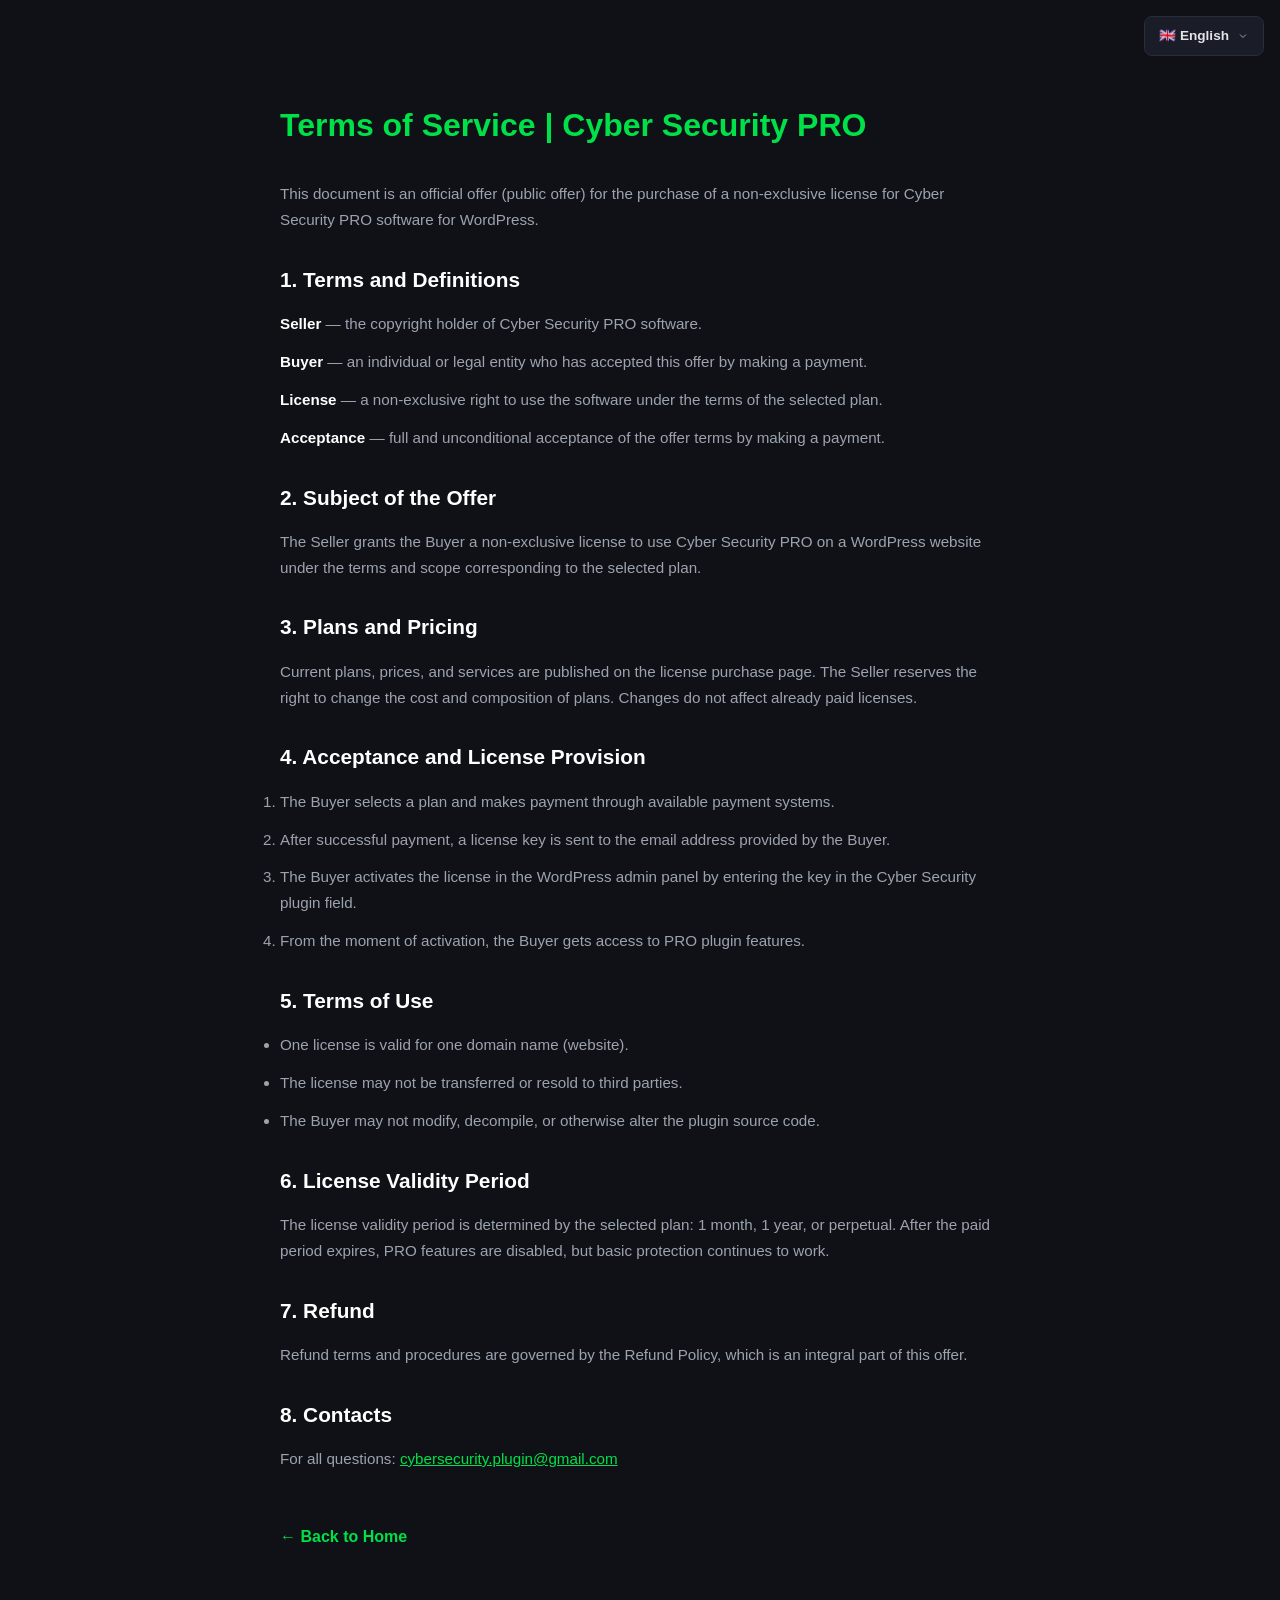
<file: docs/terms.html>
<!DOCTYPE html>
<html lang="ru">
<head>
    <meta charset="UTF-8">
    <meta name="viewport" content="width=device-width, initial-scale=1.0">
    <title data-i18n="terms_title">Публичная оферта | Cyber Security PRO</title>
    <link rel="stylesheet" href="../css/style.css">
    <script src="../js/translations.js"></script>
    <style>
        .doc-page { max-width: 800px; margin: 60px auto; padding: 40px; }
        .doc-page h1 { color: var(--green); margin-bottom: 30px; font-size: 2rem; }
        .doc-page h2 { color: #fff; margin: 30px 0 15px; font-size: 1.3rem; }
        .doc-page p, .doc-page li, .doc-page ol { color: var(--text-secondary); margin-bottom: 12px; font-size: 0.95rem; line-height: 1.7; }
        .doc-page a { color: var(--green); }
        .doc-page strong { color: #fff; }
        .back-link { display: inline-block; margin-top: 40px; color: var(--green); text-decoration: none; font-weight: 600; }
        .back-link:hover { text-decoration: underline; }
        .lang-switcher { position: fixed; top: 16px; right: 16px; z-index: 100; font-size: 0.8rem; }
        .lang-current { display: flex; align-items: center; gap: 8px; background: var(--bg-card); border: 1px solid var(--border); padding: 8px 14px; border-radius: var(--radius-sm); cursor: pointer; color: var(--text); font-weight: 600; white-space: nowrap; transition: all 0.2s; user-select: none; }
        .lang-current:hover { border-color: var(--green); }
        .lang-current.open { border-color: var(--green); box-shadow: 0 0 12px var(--green-glow); }
        .lang-current span { font-size: 0.85rem; }
        .lang-arrow { transition: transform 0.2s; color: var(--text-secondary); }
        .lang-current.open .lang-arrow { transform: rotate(180deg); }
        .lang-dropdown { position: absolute; top: calc(100% + 4px); right: 0; background: var(--bg-card); border: 1px solid var(--border); border-radius: var(--radius-sm); min-width: 180px; max-height: 320px; overflow-y: auto; box-shadow: 0 8px 24px rgba(0, 0, 0, 0.5); animation: fadeIn 0.15s ease; }
        @keyframes fadeIn { from { opacity: 0; transform: translateY(-4px); } to { opacity: 1; transform: translateY(0); } }
        .lang-option { display: flex; align-items: center; gap: 10px; padding: 10px 16px; cursor: pointer; color: var(--text-secondary); font-size: 0.85rem; transition: all 0.15s; }
        .lang-option:hover { background: rgba(0, 224, 72, 0.05); color: var(--text); }
        .lang-option.active { color: var(--green); font-weight: 700; background: rgba(0, 224, 72, 0.08); }
    </style>
</head>
<body>

<div id="lang-switcher" class="lang-switcher"></div>

<div class="doc-page">
    <h1 data-i18n="terms_title">Публичная оферта</h1>
    <p data-i18n="terms_intro">Настоящий документ является официальным предложением (публичной офертой) на приобретение неисключительной лицензии на программное обеспечение Cyber Security PRO для WordPress.</p>
    
    <h2 data-i18n="terms_s1_title">1. Термины и определения</h2>
    <p data-i18n-html="terms_s1_p1"><strong>Продавец</strong> — правообладатель программного обеспечения Cyber Security PRO.</p>
    <p data-i18n-html="terms_s1_p2"><strong>Покупатель</strong> — физическое или юридическое лицо, осуществившее акцепт настоящей оферты путём оплаты.</p>
    <p data-i18n-html="terms_s1_p3"><strong>Лицензия</strong> — неисключительное право на использование программного обеспечения на условиях выбранного тарифа.</p>
    <p data-i18n-html="terms_s1_p4"><strong>Акцепт</strong> — полное и безоговорочное принятие условий оферты, осуществляемое путём оплаты.</p>
    
    <h2 data-i18n="terms_s2_title">2. Предмет оферты</h2>
    <p data-i18n="terms_s2_p1">Продавец предоставляет Покупателю неисключительную лицензию на использование Cyber Security PRO на сайте под управлением WordPress на условиях и в объёме, соответствующих выбранному тарифу.</p>
    
    <h2 data-i18n="terms_s3_title">3. Тарифы и стоимость</h2>
    <p data-i18n="terms_s3_p1">Актуальные тарифы, цены и состав услуг опубликованы на странице приобретения лицензии. Продавец оставляет за собой право изменять стоимость и состав тарифов. Изменения не затрагивают уже оплаченные лицензии.</p>
    
    <h2 data-i18n="terms_s4_title">4. Порядок акцепта и предоставления лицензии</h2>
    <ol>
        <li data-i18n="terms_s4_li1">Покупатель выбирает тариф и производит оплату через доступные платёжные системы.</li>
        <li data-i18n="terms_s4_li2">После успешной оплаты на указанный Покупателем адрес электронной почты отправляется лицензионный ключ.</li>
        <li data-i18n="terms_s4_li3">Покупатель активирует лицензию в административной панели WordPress, введя полученный ключ в соответствующее поле плагина Cyber Security.</li>
        <li data-i18n="terms_s4_li4">С момента активации Покупателю предоставляется доступ к PRO-функциям плагина.</li>
    </ol>
    
    <h2 data-i18n="terms_s5_title">5. Условия использования</h2>
    <ul>
        <li data-i18n="terms_s5_li1">Одна лицензия действительна для одного доменного имени (сайта).</li>
        <li data-i18n="terms_s5_li2">Лицензия не подлежит передаче или перепродаже третьим лицам.</li>
        <li data-i18n="terms_s5_li3">Покупатель не вправе модифицировать, декомпилировать или иным образом изменять исходный код плагина.</li>
    </ul>
    
    <h2 data-i18n="terms_s6_title">6. Срок действия лицензии</h2>
    <p data-i18n="terms_s6_p1">Срок действия лицензии определяется выбранным тарифом: 1 месяц, 1 год или бессрочно. По истечении оплаченного периода PRO-функции отключаются, базовая защита продолжает работать.</p>
    
    <h2 data-i18n="terms_s7_title">7. Возврат средств</h2>
    <p data-i18n="terms_s7_p1">Условия и порядок возврата регулируются Политикой возврата средств, являющейся неотъемлемой частью настоящей оферты.</p>
    
    <h2 data-i18n="terms_s8_title">8. Контакты</h2>
    <p data-i18n-html="terms_s8_p1">По всем вопросам: <a href="mailto:cybersecurity.plugin@gmail.com">cybersecurity.plugin@gmail.com</a></p>
    
    <a href="../index.html" class="back-link" data-i18n="back_home">← На главную</a>
</div>

<script>
const I18n = {
    current: 'ru',
    languages: {
        ru: { name: 'Русский', flag: '🇷🇺' },
        en: { name: 'English', flag: '🇬🇧' },
        de: { name: 'Deutsch', flag: '🇩🇪' },
        fr: { name: 'Français', flag: '🇫🇷' },
        it: { name: 'Italiano', flag: '🇮🇹' },
        es: { name: 'Español', flag: '🇪🇸' },
        pt: { name: 'Português', flag: '🇧🇷' },
        zh: { name: '中文', flag: '🇨🇳' },
        ja: { name: '日本語', flag: '🇯🇵' },
        ko: { name: '한국어', flag: '🇰🇷' }
    },
    init: function() {
        let lang = this.getSavedLanguage() || this.getBrowserLanguage();
        if (!this.languages[lang]) lang = 'en';
        this.setLanguage(lang);
        this.renderSwitcher();
    },
    getSavedLanguage: function() { return localStorage.getItem('cs_lang'); },
    getBrowserLanguage: function() {
        const lang = navigator.language || navigator.userLanguage || 'en';
        return lang.split('-')[0];
    },
    setLanguage: function(lang) {
        this.current = lang;
        localStorage.setItem('cs_lang', lang);
        document.documentElement.lang = lang;
        document.querySelectorAll('[data-i18n]').forEach(el => {
            const key = el.getAttribute('data-i18n');
            if (DocTranslations[lang] && DocTranslations[lang][key]) {
                el.textContent = DocTranslations[lang][key];
            }
        });
        document.querySelectorAll('[data-i18n-html]').forEach(el => {
            const key = el.getAttribute('data-i18n-html');
            if (DocTranslations[lang] && DocTranslations[lang][key]) {
                el.innerHTML = DocTranslations[lang][key];
            }
        });
        document.querySelectorAll('.lang-option').forEach(opt => {
            opt.classList.toggle('active', opt.getAttribute('data-lang') === lang);
        });
        const currentBtn = document.querySelector('.lang-current span');
        if (currentBtn && this.languages[lang]) {
            currentBtn.textContent = this.languages[lang].flag + ' ' + this.languages[lang].name;
        }
    },
    renderSwitcher: function() {
        const container = document.getElementById('lang-switcher');
        if (!container) return;
        const current = this.languages[this.current] || this.languages['en'];
        let html = '<div class="lang-current" onclick="I18n.toggleSwitcher()">';
        html += '<span>' + current.flag + ' ' + current.name + '</span>';
        html += '<svg class="lang-arrow" width="12" height="12" viewBox="0 0 24 24" fill="none" stroke="currentColor" stroke-width="2"><polyline points="6 9 12 15 18 9"/></svg>';
        html += '</div><div class="lang-dropdown" id="lang-dropdown" style="display:none;">';
        for (let code in this.languages) {
            const lang = this.languages[code];
            const active = code === this.current ? ' active' : '';
            html += '<div class="lang-option' + active + '" data-lang="' + code + '" onclick="I18n.setLanguage(\'' + code + '\')">';
            html += '<span class="lang-flag">' + lang.flag + '</span><span class="lang-name">' + lang.name + '</span></div>';
        }
        html += '</div>';
        container.innerHTML = html;
    },
    toggleSwitcher: function() {
        const dropdown = document.getElementById('lang-dropdown');
        if (dropdown) {
            const isOpen = dropdown.style.display === 'block';
            dropdown.style.display = isOpen ? 'none' : 'block';
            document.querySelector('.lang-current').classList.toggle('open', !isOpen);
        }
    }
};

document.addEventListener('click', function(e) {
    if (!e.target.closest('#lang-switcher')) {
        const dropdown = document.getElementById('lang-dropdown');
        if (dropdown) dropdown.style.display = 'none';
        document.querySelector('.lang-current')?.classList.remove('open');
    }
});

const DocTranslations = {
    ru: {
        terms_title: 'Публичная оферта | Cyber Security PRO',
        terms_intro: 'Настоящий документ является официальным предложением (публичной офертой) на приобретение неисключительной лицензии на программное обеспечение Cyber Security PRO для WordPress.',
        terms_s1_title: '1. Термины и определения',
        terms_s1_p1: '<strong>Продавец</strong> — правообладатель программного обеспечения Cyber Security PRO.',
        terms_s1_p2: '<strong>Покупатель</strong> — физическое или юридическое лицо, осуществившее акцепт настоящей оферты путём оплаты.',
        terms_s1_p3: '<strong>Лицензия</strong> — неисключительное право на использование программного обеспечения на условиях выбранного тарифа.',
        terms_s1_p4: '<strong>Акцепт</strong> — полное и безоговорочное принятие условий оферты, осуществляемое путём оплаты.',
        terms_s2_title: '2. Предмет оферты',
        terms_s2_p1: 'Продавец предоставляет Покупателю неисключительную лицензию на использование Cyber Security PRO на сайте под управлением WordPress на условиях и в объёме, соответствующих выбранному тарифу.',
        terms_s3_title: '3. Тарифы и стоимость',
        terms_s3_p1: 'Актуальные тарифы, цены и состав услуг опубликованы на странице приобретения лицензии. Продавец оставляет за собой право изменять стоимость и состав тарифов. Изменения не затрагивают уже оплаченные лицензии.',
        terms_s4_title: '4. Порядок акцепта и предоставления лицензии',
        terms_s4_li1: 'Покупатель выбирает тариф и производит оплату через доступные платёжные системы.',
        terms_s4_li2: 'После успешной оплаты на указанный Покупателем адрес электронной почты отправляется лицензионный ключ.',
        terms_s4_li3: 'Покупатель активирует лицензию в административной панели WordPress, введя полученный ключ в соответствующее поле плагина Cyber Security.',
        terms_s4_li4: 'С момента активации Покупателю предоставляется доступ к PRO-функциям плагина.',
        terms_s5_title: '5. Условия использования',
        terms_s5_li1: 'Одна лицензия действительна для одного доменного имени (сайта).',
        terms_s5_li2: 'Лицензия не подлежит передаче или перепродаже третьим лицам.',
        terms_s5_li3: 'Покупатель не вправе модифицировать, декомпилировать или иным образом изменять исходный код плагина.',
        terms_s6_title: '6. Срок действия лицензии',
        terms_s6_p1: 'Срок действия лицензии определяется выбранным тарифом: 1 месяц, 1 год или бессрочно. По истечении оплаченного периода PRO-функции отключаются, базовая защита продолжает работать.',
        terms_s7_title: '7. Возврат средств',
        terms_s7_p1: 'Условия и порядок возврата регулируются Политикой возврата средств, являющейся неотъемлемой частью настоящей оферты.',
        terms_s8_title: '8. Контакты',
        terms_s8_p1: 'По всем вопросам: <a href="mailto:cybersecurity.plugin@gmail.com">cybersecurity.plugin@gmail.com</a>',
        back_home: '← На главную'
    },
    en: {
        terms_title: 'Terms of Service | Cyber Security PRO',
        terms_intro: 'This document is an official offer (public offer) for the purchase of a non-exclusive license for Cyber Security PRO software for WordPress.',
        terms_s1_title: '1. Terms and Definitions',
        terms_s1_p1: '<strong>Seller</strong> — the copyright holder of Cyber Security PRO software.',
        terms_s1_p2: '<strong>Buyer</strong> — an individual or legal entity who has accepted this offer by making a payment.',
        terms_s1_p3: '<strong>License</strong> — a non-exclusive right to use the software under the terms of the selected plan.',
        terms_s1_p4: '<strong>Acceptance</strong> — full and unconditional acceptance of the offer terms by making a payment.',
        terms_s2_title: '2. Subject of the Offer',
        terms_s2_p1: 'The Seller grants the Buyer a non-exclusive license to use Cyber Security PRO on a WordPress website under the terms and scope corresponding to the selected plan.',
        terms_s3_title: '3. Plans and Pricing',
        terms_s3_p1: 'Current plans, prices, and services are published on the license purchase page. The Seller reserves the right to change the cost and composition of plans. Changes do not affect already paid licenses.',
        terms_s4_title: '4. Acceptance and License Provision',
        terms_s4_li1: 'The Buyer selects a plan and makes payment through available payment systems.',
        terms_s4_li2: 'After successful payment, a license key is sent to the email address provided by the Buyer.',
        terms_s4_li3: 'The Buyer activates the license in the WordPress admin panel by entering the key in the Cyber Security plugin field.',
        terms_s4_li4: 'From the moment of activation, the Buyer gets access to PRO plugin features.',
        terms_s5_title: '5. Terms of Use',
        terms_s5_li1: 'One license is valid for one domain name (website).',
        terms_s5_li2: 'The license may not be transferred or resold to third parties.',
        terms_s5_li3: 'The Buyer may not modify, decompile, or otherwise alter the plugin source code.',
        terms_s6_title: '6. License Validity Period',
        terms_s6_p1: 'The license validity period is determined by the selected plan: 1 month, 1 year, or perpetual. After the paid period expires, PRO features are disabled, but basic protection continues to work.',
        terms_s7_title: '7. Refund',
        terms_s7_p1: 'Refund terms and procedures are governed by the Refund Policy, which is an integral part of this offer.',
        terms_s8_title: '8. Contacts',
        terms_s8_p1: 'For all questions: <a href="mailto:cybersecurity.plugin@gmail.com">cybersecurity.plugin@gmail.com</a>',
        back_home: '← Back to Home'
    },
    de: {
        terms_title: 'AGB | Cyber Security PRO',
        terms_intro: 'Dieses Dokument ist ein offizielles Angebot zum Erwerb einer nicht-exklusiven Lizenz für Cyber Security PRO Software für WordPress.',
        terms_s1_title: '1. Begriffe und Definitionen',
        terms_s1_p1: '<strong>Verkäufer</strong> — der Rechteinhaber der Cyber Security PRO Software.',
        terms_s1_p2: '<strong>Käufer</strong> — eine natürliche oder juristische Person, die dieses Angebot durch Zahlung angenommen hat.',
        terms_s1_p3: '<strong>Lizenz</strong> — ein nicht-exklusives Recht zur Nutzung der Software zu den Bedingungen des gewählten Tarifs.',
        terms_s1_p4: '<strong>Annahme</strong> — vollständige und bedingungslose Annahme der Angebotsbedingungen durch Zahlung.',
        terms_s2_title: '2. Vertragsgegenstand',
        terms_s2_p1: 'Der Verkäufer gewährt dem Käufer eine nicht-exklusive Lizenz zur Nutzung von Cyber Security PRO auf einer WordPress-Website.',
        terms_s3_title: '3. Tarife und Preise',
        terms_s3_p1: 'Aktuelle Tarife, Preise und Leistungen sind auf der Kaufseite veröffentlicht. Der Verkäufer behält sich das Recht vor, Kosten und Zusammensetzung der Tarife zu ändern.',
        terms_s4_title: '4. Annahme und Lizenzbereitstellung',
        terms_s4_li1: 'Der Käufer wählt einen Tarif und zahlt über verfügbare Zahlungssysteme.',
        terms_s4_li2: 'Nach erfolgreicher Zahlung wird ein Lizenzschlüssel an die E-Mail des Käufers gesendet.',
        terms_s4_li3: 'Der Käufer aktiviert die Lizenz im WordPress-Admin durch Eingabe des Schlüssels.',
        terms_s4_li4: 'Ab Aktivierung erhält der Käufer Zugang zu den PRO-Funktionen.',
        terms_s5_title: '5. Nutzungsbedingungen',
        terms_s5_li1: 'Eine Lizenz gilt für einen Domainnamen (Website).',
        terms_s5_li2: 'Die Lizenz darf nicht an Dritte übertragen oder weiterverkauft werden.',
        terms_s5_li3: 'Der Käufer darf den Quellcode nicht modifizieren oder dekompilieren.',
        terms_s6_title: '6. Lizenzlaufzeit',
        terms_s6_p1: 'Die Lizenzlaufzeit richtet sich nach dem gewählten Tarif: 1 Monat, 1 Jahr oder unbegrenzt.',
        terms_s7_title: '7. Rückerstattung',
        terms_s7_p1: 'Rückerstattungsbedingungen sind in der Rückerstattungsrichtlinie geregelt.',
        terms_s8_title: '8. Kontakte',
        terms_s8_p1: 'Bei Fragen: <a href="mailto:cybersecurity.plugin@gmail.com">cybersecurity.plugin@gmail.com</a>',
        back_home: '← Zur Startseite'
    }
};

for (let lang in DocTranslations) {
    if (lang === 'en') continue;
    for (let key in DocTranslations.en) {
        if (!DocTranslations[lang][key]) {
            DocTranslations[lang][key] = DocTranslations.en[key];
        }
    }
}

document.addEventListener('DOMContentLoaded', function() { I18n.init(); });
</script>
</body>
</html>
</file>
<file: css/style.css>
/* ============================================ */
/* RESET & BASE */
/* ============================================ */
:root {
    --bg: #0f1117;
    --bg-card: #1a1d27;
    --bg-card-hover: #1e2130;
    --border: #2a2d3a;
    --border-light: rgba(255, 255, 255, 0.06);
    --text: #e2e4e9;
    --text-secondary: #9ca3af;
    --text-muted: #6b7280;
    --green: #00e048;
    --green-dark: #00b038;
    --green-glow: rgba(0, 224, 72, 0.15);
    --red: #ff4040;
    --yellow: #ffb800;
    --blue: #00c0e8;
    --radius: 12px;
    --radius-sm: 8px;
    --font: 'Inter', -apple-system, BlinkMacSystemFont, 'Segoe UI', Roboto, sans-serif;
}

* { margin: 0; padding: 0; box-sizing: border-box; }
html { scroll-behavior: smooth; }

body {
    font-family: var(--font);
    background: var(--bg);
    color: var(--text);
    line-height: 1.6;
    -webkit-font-smoothing: antialiased;
}

.container { max-width: 1200px; margin: 0 auto; padding: 0 24px; }

/* ============================================ */
/* SECTION TITLES */
/* ============================================ */
.section-title {
    font-size: 2.2rem; font-weight: 900; color: #fff;
    text-align: center; margin-bottom: 12px;
}

.section-subtitle {
    font-size: 1.1rem; color: var(--text-secondary);
    text-align: center; max-width: 700px; margin: 0 auto 50px;
}

/* ============================================ */
/* HERO */
/* ============================================ */
.hero {
    padding: 100px 0 80px; text-align: center;
    background: radial-gradient(ellipse at 50% 0%, rgba(0, 224, 72, 0.08) 0%, transparent 60%);
}

.hero-logo { display: flex; align-items: center; justify-content: center; gap: 12px; margin-bottom: 30px; }
.hero-shield { font-size: 3.5rem; filter: drop-shadow(0 0 25px rgba(0, 224, 72, 0.5)); }
.hero-brand { font-size: 2.5rem; font-weight: 900; color: #fff; letter-spacing: -0.02em; }
.hero-badge-pro { background: var(--green); color: #000; padding: 6px 18px; border-radius: 8px; font-size: 1rem; font-weight: 800; letter-spacing: 0.05em; }

.hero-title { font-size: 3.5rem; font-weight: 900; color: #fff; line-height: 1.2; margin-bottom: 20px; }
.text-green { color: var(--green); text-shadow: 0 0 50px rgba(0, 224, 72, 0.4); }

.hero-subtitle { font-size: 1.2rem; color: var(--text-secondary); max-width: 750px; margin: 0 auto 35px; line-height: 1.7; }

.hero-buttons { display: flex; gap: 16px; justify-content: center; flex-wrap: wrap; margin-bottom: 60px; }

.btn { display: inline-block; padding: 16px 32px; border-radius: var(--radius-sm); font-weight: 700; font-size: 1.05rem; text-decoration: none; cursor: pointer; transition: all 0.2s; }
.btn-green { background: var(--green); color: #000; box-shadow: 0 0 30px rgba(0, 224, 72, 0.3); }
.btn-green:hover { background: var(--green-dark); box-shadow: 0 0 50px rgba(0, 224, 72, 0.5); transform: translateY(-2px); }
.btn-outline { background: transparent; color: var(--text); border: 2px solid var(--border); }
.btn-outline:hover { border-color: var(--green); color: var(--green); }

.hero-stats { display: flex; justify-content: center; gap: 60px; flex-wrap: wrap; }
.stat { text-align: center; }
.stat-number { display: block; font-size: 2.5rem; font-weight: 900; color: var(--green); text-shadow: 0 0 20px rgba(0, 224, 72, 0.3); }
.stat-label { font-size: 0.85rem; color: var(--text-secondary); margin-top: 4px; }

/* ============================================ */
/* THREATS */
/* ============================================ */
.threats { padding: 80px 0; }
.threats-grid { display: grid; grid-template-columns: repeat(4, 1fr); gap: 20px; }
.threat-card { background: var(--bg-card); border: 1px solid var(--border); border-radius: var(--radius); padding: 30px; transition: all 0.2s; }
.threat-card:hover { border-color: var(--green); box-shadow: 0 0 25px var(--green-glow); transform: translateY(-2px); }
.threat-icon { font-size: 2.5rem; margin-bottom: 16px; }
.threat-card h3 { font-size: 1.05rem; color: #fff; margin-bottom: 10px; }
.threat-card p { font-size: 0.88rem; color: var(--text-secondary); line-height: 1.65; }

/* ============================================ */
/* COMPARISON TABLE */
/* ============================================ */
.comparison { padding: 80px 0; background: rgba(255, 255, 255, 0.01); }
.comparison-table-wrap { overflow-x: auto; }
.comparison-table { width: 100%; border-collapse: collapse; font-size: 0.9rem; }
.comparison-table th { padding: 14px 20px; text-align: left; color: var(--text-secondary); font-weight: 700; text-transform: uppercase; font-size: 0.75rem; letter-spacing: 0.05em; border-bottom: 2px solid var(--border); }
.col-free { color: var(--text-secondary) !important; }
.col-pro { color: var(--green) !important; }
.comparison-table td { padding: 12px 20px; border-bottom: 1px solid var(--border-light); color: var(--text); }
.comparison-table tr:hover td { background: rgba(0, 224, 72, 0.02); }
.comparison-table .divider td { padding: 20px 20px 10px; color: var(--green); font-weight: 700; font-size: 0.85rem; border-bottom: 2px solid var(--border); background: none !important; }

/* ============================================ */
/* PRO FEATURES */
/* ============================================ */
.pro-features { padding: 80px 0; }
.pro-features-grid { display: grid; grid-template-columns: repeat(2, 1fr); gap: 20px; }
.pro-feature-card { background: var(--bg-card); border: 1px solid var(--border); border-radius: var(--radius); padding: 30px; transition: all 0.2s; }
.pro-feature-card:hover { border-color: var(--green); box-shadow: 0 0 25px var(--green-glow); }
.pro-feature-card h3 { font-size: 1.1rem; color: var(--green); margin-bottom: 12px; }
.pro-feature-card p { font-size: 0.9rem; color: var(--text-secondary); line-height: 1.7; }

/* ============================================ */
/* PRICING */
/* ============================================ */
.pricing-section { padding: 80px 0; background: rgba(255, 255, 255, 0.01); }
.pricing { display: grid; grid-template-columns: repeat(3, 1fr); gap: 24px; margin-bottom: 30px; }
.plan { background: var(--bg-card); border: 2px solid var(--border); border-radius: var(--radius); padding: 35px 30px; text-align: center; transition: all 0.3s; position: relative; display: flex; flex-direction: column; }
.plan:hover { border-color: var(--green); box-shadow: 0 0 30px var(--green-glow); transform: translateY(-4px); }
.plan.featured { border-color: var(--green); box-shadow: 0 0 40px var(--green-glow); }
.plan-badge { position: absolute; top: -14px; left: 50%; transform: translateX(-50%); background: var(--green); color: #000; padding: 6px 20px; border-radius: 20px; font-size: 0.8rem; font-weight: 700; }
.plan-name { font-size: 1.3rem; font-weight: 700; color: #fff; margin-bottom: 8px; }
.plan-price { margin-bottom: 8px; }
.plan-price-num { font-size: 2.5rem; font-weight: 900; color: var(--green); }
.plan-price-period { font-size: 0.9rem; color: var(--text-secondary); font-weight: 400; margin-left: 2px; }
.plan-desc { font-size: 0.85rem; color: var(--text-muted); margin-bottom: 20px; }
.plan ul { list-style: none; text-align: left; margin-bottom: 25px; flex-grow: 1; }
.plan li { padding: 8px 0; color: var(--text-secondary); font-size: 0.9rem; border-bottom: 1px solid var(--border-light); }
.plan li:last-child { border-bottom: none; }
.btn-buy { width: 100%; padding: 14px; background: var(--green); color: #000; border: none; border-radius: var(--radius-sm); font-size: 1rem; font-weight: 700; cursor: pointer; transition: all 0.2s; margin-top: auto; }
.btn-buy:hover { background: var(--green-dark); box-shadow: 0 0 30px rgba(0, 224, 72, 0.4); }
.payment-methods { text-align: center; color: var(--text-secondary); font-size: 0.9rem; padding: 16px; background: var(--bg-card); border-radius: var(--radius); border: 1px solid var(--border); }

@media (max-width: 768px) {
    .pricing { grid-template-columns: 1fr; }
    .plan-price-num { font-size: 2rem; }
}

/* ============================================ */
/* HOW IT WORKS */
/* ============================================ */
.how-it-works { padding: 80px 0; }
.steps { display: grid; grid-template-columns: repeat(4, 1fr); gap: 24px; }
.step { text-align: center; padding: 30px 20px; background: var(--bg-card); border: 1px solid var(--border); border-radius: var(--radius); transition: all 0.2s; }
.step:hover { border-color: var(--green); }
.step-number { display: flex; align-items: center; justify-content: center; width: 50px; height: 50px; background: var(--green); color: #000; border-radius: 50%; font-size: 1.3rem; font-weight: 900; margin: 0 auto 16px; }
.step h3 { font-size: 1rem; color: #fff; margin-bottom: 8px; }
.step p { font-size: 0.85rem; color: var(--text-secondary); }

/* ============================================ */
/* FAQ */
/* ============================================ */
.faq { padding: 80px 0; background: rgba(255, 255, 255, 0.01); }
.faq-item { background: var(--bg-card); border: 1px solid var(--border); border-radius: var(--radius); padding: 24px 30px; margin-bottom: 16px; transition: all 0.2s; }
.faq-item:hover { border-color: rgba(0, 224, 72, 0.2); }
.faq-item h3 { font-size: 1.05rem; color: var(--green); margin-bottom: 8px; }
.faq-item p { font-size: 0.9rem; color: var(--text-secondary); line-height: 1.65; }
.faq-item a { color: var(--green); text-decoration: underline; }

/* ============================================ */
/* CTA FINAL */
/* ============================================ */
.cta-final {
    padding: 80px 0;
    background: linear-gradient(180deg, rgba(0, 224, 72, 0.02) 0%, transparent 40%);
}

.cta-final-grid {
    display: grid;
    grid-template-columns: repeat(3, 1fr);
    gap: 24px;
}

.cta-card {
    background: var(--bg-card);
    border: 1px solid var(--border);
    border-radius: var(--radius);
    padding: 35px 30px;
    transition: all 0.3s;
    display: flex;
    flex-direction: column;
}

.cta-card:hover {
    border-color: var(--green);
    box-shadow: 0 0 30px var(--green-glow);
    transform: translateY(-2px);
}

.cta-card-guarantee {
    border-color: rgba(0, 224, 72, 0.2);
}

.cta-card-action {
    background: linear-gradient(135deg, rgba(0, 224, 72, 0.05), rgba(0, 192, 232, 0.03));
    border-color: rgba(0, 224, 72, 0.3);
}

.cta-card-icon {
    font-size: 2.5rem;
    margin-bottom: 16px;
}

.cta-card h3 {
    font-size: 1.15rem;
    color: #fff;
    margin-bottom: 20px;
    font-weight: 700;
}

.cta-stats-list {
    list-style: none;
    flex-grow: 1;
}

.cta-stats-list li {
    padding: 10px 0;
    color: var(--text-secondary);
    font-size: 0.9rem;
    border-bottom: 1px solid var(--border-light);
    display: flex;
    align-items: center;
    gap: 8px;
}

.cta-stats-list li:last-child {
    border-bottom: none;
}

.cta-stat-num {
    color: var(--green);
    font-weight: 700;
    font-family: var(--font-mono, monospace);
    font-size: 0.9rem;
    white-space: nowrap;
}

.cta-guarantee-list {
    list-style: none;
    flex-grow: 1;
}

.cta-guarantee-list li {
    padding: 10px 0;
    color: var(--text-secondary);
    font-size: 0.9rem;
    border-bottom: 1px solid var(--border-light);
}

.cta-guarantee-list li:last-child {
    border-bottom: none;
}

.cta-card-action p {
    color: var(--text-secondary);
    font-size: 0.9rem;
    margin-bottom: 20px;
}

.cta-buttons {
    display: flex;
    flex-direction: column;
    gap: 12px;
    margin-bottom: 20px;
}

.cta-buttons .btn {
    text-align: center;
}

.cta-contact {
    margin-top: auto;
    font-size: 0.85rem;
    color: var(--text-secondary);
}

.cta-contact a {
    color: var(--green);
    text-decoration: none;
}

.cta-contact a:hover {
    text-decoration: underline;
}

@media (max-width: 900px) {
    .cta-final-grid {
        grid-template-columns: 1fr;
    }
}

/* ============================================ */
/* FOOTER */
/* ============================================ */
.footer { padding: 40px 0; text-align: center; border-top: 1px solid var(--border); color: var(--text-secondary); font-size: 0.85rem; }
.footer a { color: var(--green); text-decoration: none; }
.footer a:hover { text-decoration: underline; }
.copyright { color: var(--text-muted); font-size: 0.75rem; margin-top: 12px; }
.footer-links {
    margin: 12px 0;
    font-size: 0.8rem;
}

.footer-links a {
    color: var(--text-secondary);
    text-decoration: underline;
}

.footer-links a:hover {
    color: var(--green);
}

.footer-links span {
    color: var(--text-muted);
    margin: 0 8px;
}

/* ============================================ */
/* MODAL */
/* ============================================ */
.modal { position: fixed; top: 0; left: 0; right: 0; bottom: 0; background: rgba(0, 0, 0, 0.8); display: flex; align-items: center; justify-content: center; z-index: 1000; }
.modal-content { background: var(--bg-card); border: 2px solid var(--border); border-radius: var(--radius); padding: 35px; max-width: 420px; width: 100%; text-align: center; }
.modal-content h2 { font-size: 1.2rem; color: #fff; margin-bottom: 8px; }
.modal-content p { font-size: 0.85rem; color: var(--text-secondary); margin-bottom: 20px; }
.modal-content input { width: 100%; padding: 12px; background: #111318; border: 2px solid var(--border); border-radius: var(--radius-sm); color: #fff; font-size: 1rem; margin-bottom: 16px; }
.modal-content input:focus { border-color: var(--green); outline: none; }
.btn-cancel { background: transparent; color: var(--text-secondary); border: 1px solid var(--border); padding: 12px 24px; border-radius: var(--radius-sm); cursor: pointer; margin-top: 8px; font-size: 0.9rem; }

/* ============================================ */
/* RESPONSIVE */
/* ============================================ */
@media (max-width: 1000px) { .threats-grid { grid-template-columns: repeat(2, 1fr); } }
@media (max-width: 768px) {
    .threats-grid, .pro-features-grid, .pricing, .steps { grid-template-columns: 1fr; }
    .hero-title { font-size: 2rem; }
    .hero-brand { font-size: 1.5rem; }
    .hero-shield { font-size: 2.5rem; }
    .hero-stats { gap: 30px; }
    .section-title { font-size: 1.6rem; }
}

/* ============================================ */
/* LANGUAGE SWITCHER */
/* ============================================ */
.lang-switcher {
    position: fixed;
    top: 16px;
    right: 16px;
    z-index: 100;
    font-size: 0.8rem;
}

.lang-current {
    display: flex;
    align-items: center;
    gap: 8px;
    background: var(--bg-card);
    border: 1px solid var(--border);
    padding: 8px 14px;
    border-radius: var(--radius-sm);
    cursor: pointer;
    color: var(--text);
    font-weight: 600;
    white-space: nowrap;
    transition: all 0.2s;
    user-select: none;
}

.lang-current:hover {
    border-color: var(--green);
}

.lang-current.open {
    border-color: var(--green);
    box-shadow: 0 0 12px var(--green-glow);
}

.lang-current span {
    font-size: 0.85rem;
}

.lang-arrow {
    transition: transform 0.2s;
    color: var(--text-secondary);
}

.lang-current.open .lang-arrow {
    transform: rotate(180deg);
}

.lang-dropdown {
    position: absolute;
    top: calc(100% + 4px);
    right: 0;
    background: var(--bg-card);
    border: 1px solid var(--border);
    border-radius: var(--radius-sm);
    min-width: 180px;
    max-height: 320px;
    overflow-y: auto;
    box-shadow: 0 8px 24px rgba(0, 0, 0, 0.5);
    animation: fadeIn 0.15s ease;
    scrollbar-width: thin;
    scrollbar-color: var(--green) transparent;
}

.lang-dropdown::-webkit-scrollbar {
    width: 4px;
}

.lang-dropdown::-webkit-scrollbar-track {
    background: transparent;
    border-radius: 2px;
}

.lang-dropdown::-webkit-scrollbar-thumb {
    background: var(--green);
    border-radius: 2px;
}

.lang-dropdown::-webkit-scrollbar-thumb:hover {
    background: var(--green-dark);
}

@keyframes fadeIn {
    from { opacity: 0; transform: translateY(-4px); }
    to { opacity: 1; transform: translateY(0); }
}

.lang-option {
    display: flex;
    align-items: center;
    gap: 10px;
    padding: 10px 16px;
    cursor: pointer;
    color: var(--text-secondary);
    font-size: 0.85rem;
    transition: all 0.15s;
}

.lang-option:hover {
    background: rgba(0, 224, 72, 0.05);
    color: var(--text);
}

.lang-option.active {
    color: var(--green);
    font-weight: 700;
    background: rgba(0, 224, 72, 0.08);
}

.lang-flag {
    font-size: 1.1rem;
}

.lang-name {
    flex: 1;
}
</file>
